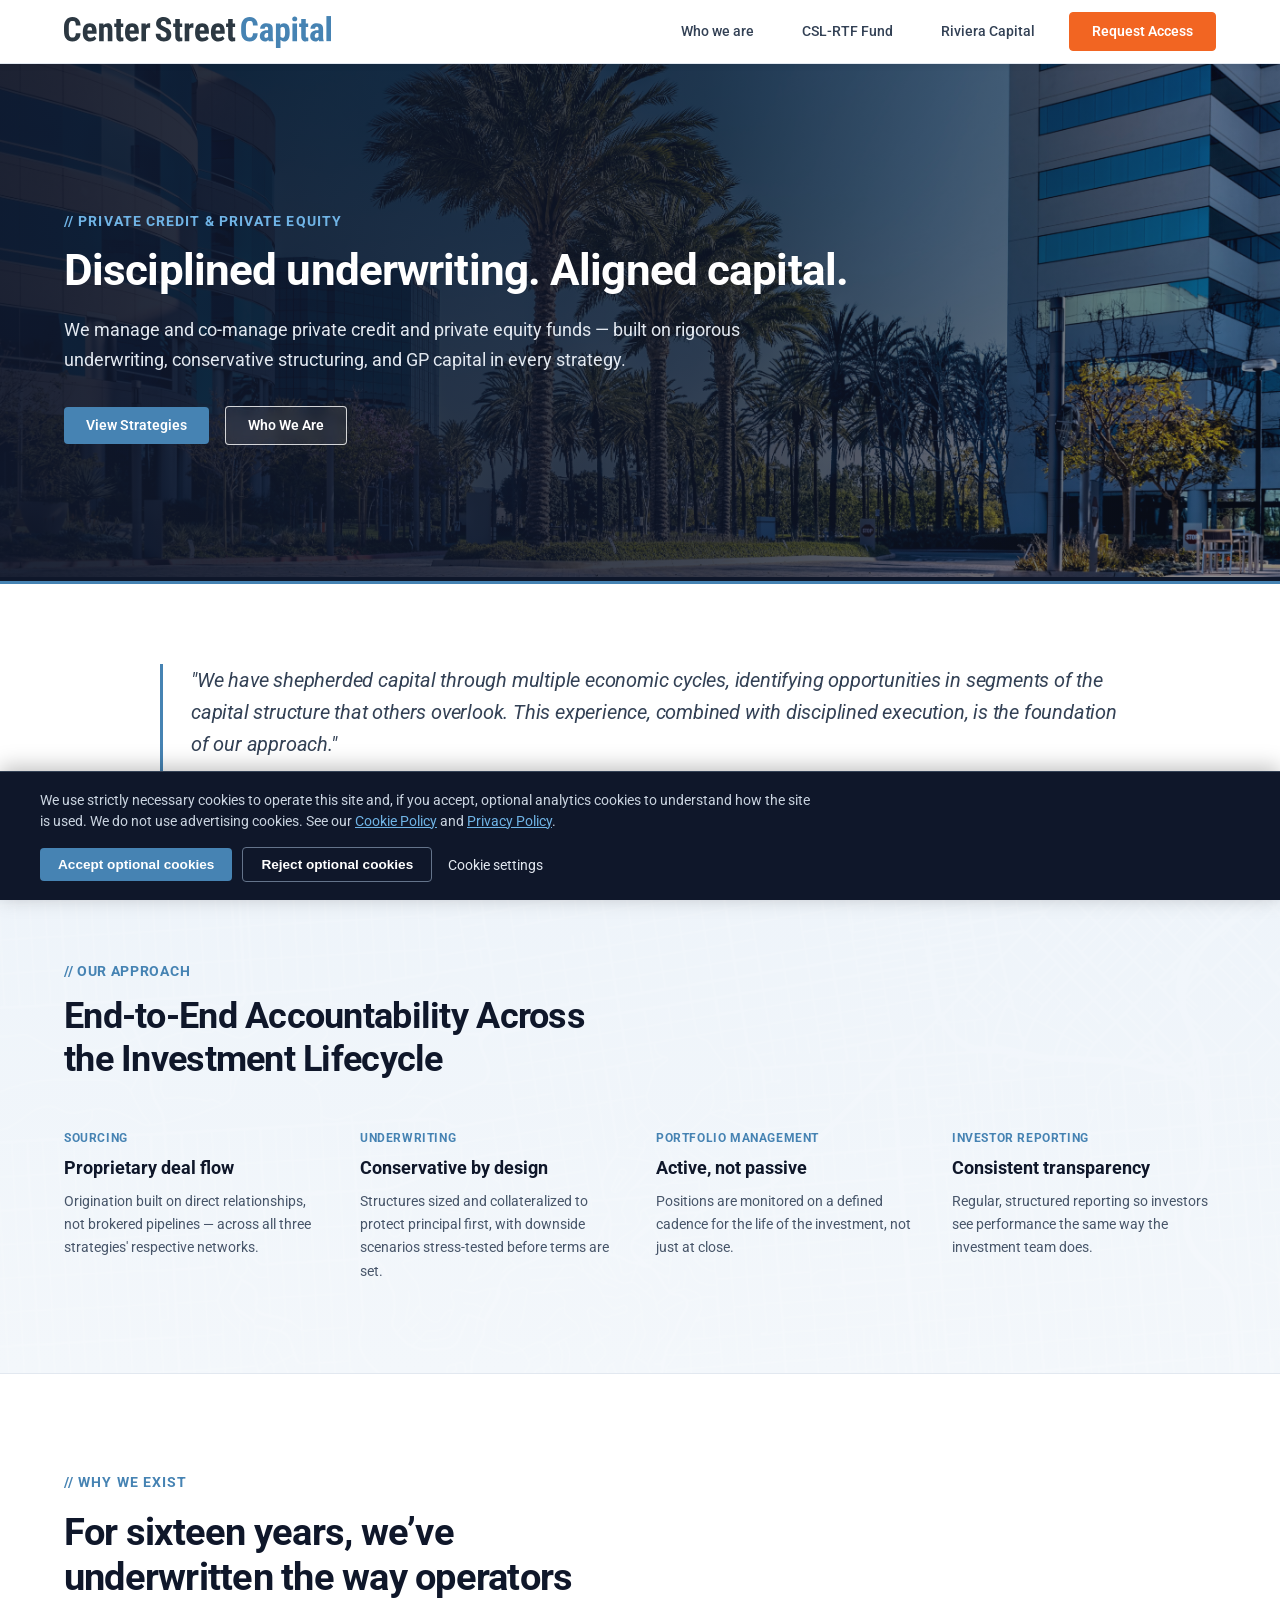
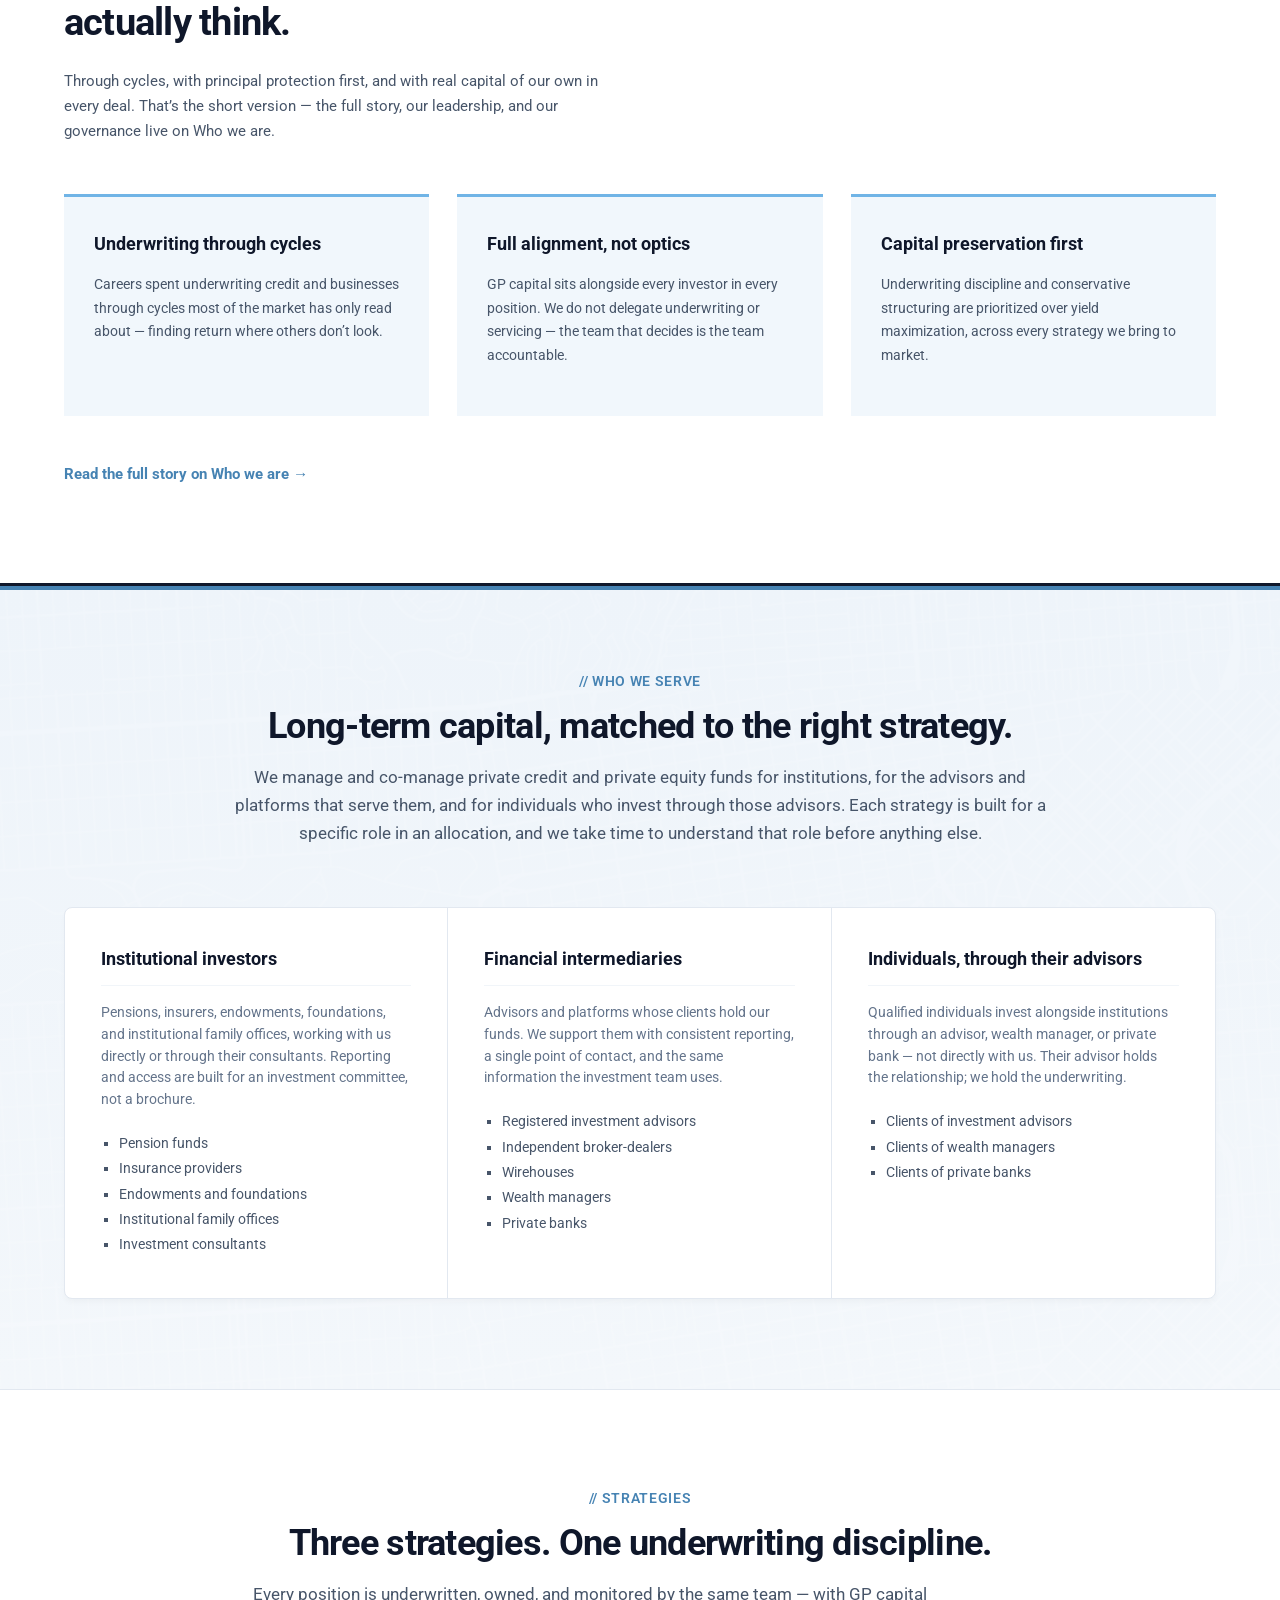
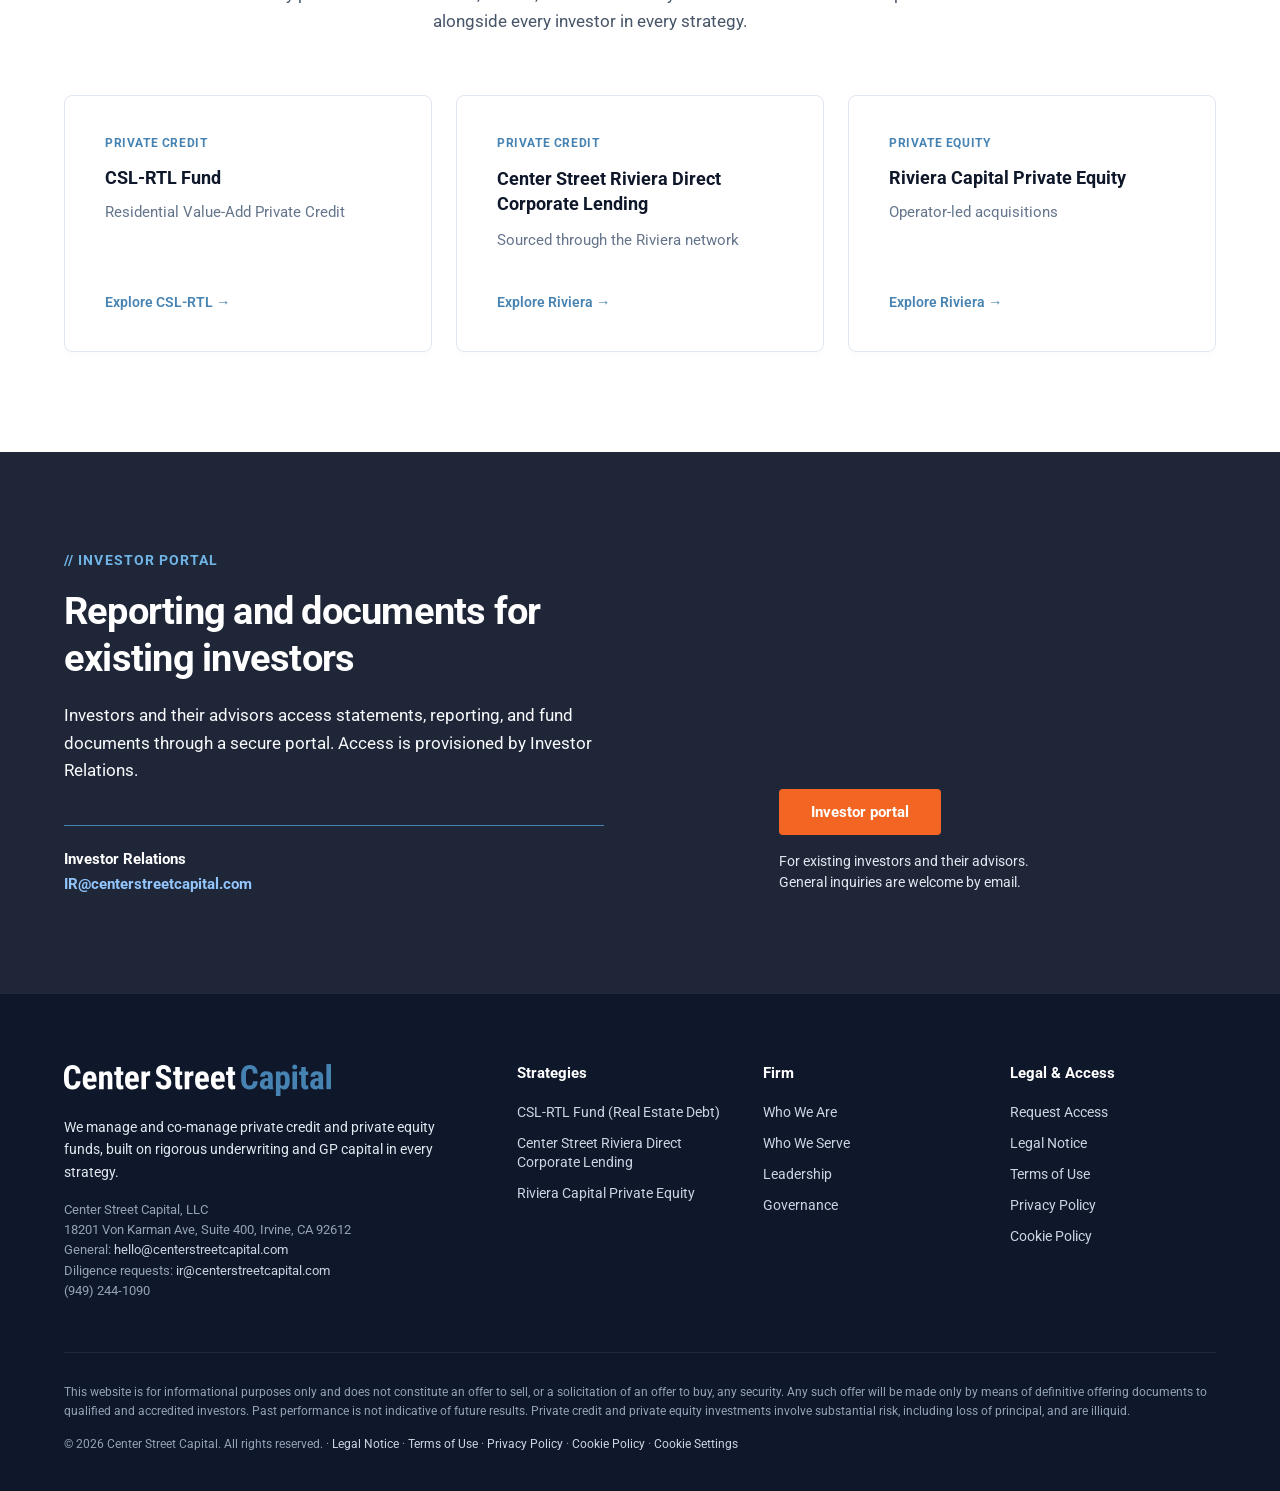
<file: index.html>
<!DOCTYPE html>
<html lang="en">
<head>
    <meta charset="UTF-8">
    <meta name="viewport" content="width=device-width, initial-scale=1.0">
    <title>Center Street Capital | Institutional Private Credit &amp; Private Equity</title>
    <meta name="description" content="Center Street Capital is an institutional investment manager built on rigorous underwriting, conservative structuring, and GP capital alignment across private credit and private equity.">
    <meta name="keywords" content="Center Street Capital, Private Credit, Private Equity, Real Estate Lending, CSL-RTL Fund, Riviera Capital, Institutional Investment Manager">
    
    <!-- Open Graph / Social Media -->
    <meta property="og:type" content="website">
    <meta property="og:title" content="Center Street Capital | Institutional Private Credit &amp; Private Equity">
    <meta property="og:description" content="Disciplined underwriting. Aligned capital. An institutional investment manager built on rigorous underwriting and GP capital alignment.">
    <meta property="og:url" content="https://centerstreetlending.github.io/investor/">
    <meta property="og:image" content="https://centerstreetlending.github.io/investor/pexels-tracvu-7109805.jpg">

    <!-- Fonts -->
    <link rel="preconnect" href="https://fonts.googleapis.com">
    <link rel="preconnect" href="https://fonts.gstatic.com" crossorigin>
    <link href="https://fonts.googleapis.com/css2?family=Roboto:wght@300;400;500;700&display=swap" rel="stylesheet">
    
    <!-- Custom CSS -->
    <link rel="stylesheet" href="styles.css?v=4.30">
</head>
<body>


    <!-- Unified Navigation Header -->
    <header class="header-wrapper">
        <div class="nav-container" style="display: flex; align-items: center; justify-content: space-between;">
            <!-- Left: Logo -->
            <a href="./" class="logo" style="display: flex; align-items: center; text-decoration: none;">
                <img src="CS-Capital_Horiz_OnLight.svg" alt="Center Street Capital Logo" class="logo-image" style="height: 32px; width: auto; object-fit: contain;">
            </a>
            
            <!-- Right: Navigation Links (Desktop) -->
            <div class="desktop-nav" style="display: flex; align-items: center; gap: 20px;">
                <a href="who-we-are.html" class="nav-link" style="color: #334155; text-decoration: none; font-weight: 500; font-size: 0.9rem; padding: 6px 14px; border-radius: 6px; transition: all 0.2s;">Who we are</a>
                <a href="csl-rtf-fund.html" class="nav-link" style="color: #334155; text-decoration: none; font-weight: 500; font-size: 0.9rem; padding: 6px 14px; border-radius: 6px; transition: all 0.2s;">CSL-RTF Fund</a>
                <a href="riviera-capital.html" class="nav-link" style="color: #334155; text-decoration: none; font-weight: 500; font-size: 0.9rem; padding: 6px 14px; border-radius: 6px; transition: all 0.2s;">Riviera Capital</a>
                <a href="#" class="nav-btn request-access-btn" style="background-color: #f26522; color: #ffffff; padding: 10px 22px; border-radius: 4px; font-weight: 600; font-size: 0.9rem; text-decoration: none; transition: background-color 0.2s;">Request Access</a>
            </div>

            <!-- Hamburger Button (Mobile) -->
            <button class="hamburger-btn" aria-label="Toggle menu">
                <span></span>
                <span></span>
                <span></span>
            </button>
        </div>
    </header>

    <!-- Mobile Menu Overlay -->
    <div class="mobile-menu">
        <div class="mobile-menu-inner">
            <a href="who-we-are.html" class="mobile-nav-link">Who we are <span>&rarr;</span></a>
            <a href="csl-rtf-fund.html" class="mobile-nav-link">CSL-RTF Fund <span>&rarr;</span></a>
            <a href="riviera-capital.html" class="mobile-nav-link">Riviera Capital <span>&rarr;</span></a>
            <a href="#" class="nav-btn request-access-btn mobile-cta-btn">Request Access</a>
        </div>
    </div>


    <main>
        <!-- Hero Section -->
        <section class="about-hero">
            <div class="container">
                <div class="about-hero-content">
                    <div class="section-kicker about-kicker" style="color: #70b4e6; font-weight: 700; font-size: 0.85rem; letter-spacing: 0.08em; text-transform: uppercase; margin-bottom: 16px;">// PRIVATE CREDIT &amp; PRIVATE EQUITY</div>
                    <h1 class="about-title">Disciplined underwriting. Aligned capital.</h1>
                    <p class="about-desc">We manage and co-manage private credit and private equity funds &mdash; built on rigorous underwriting, conservative structuring, and GP capital in every strategy.</p>
                    <div class="hero-buttons-group">
                        <a href="#strategies-detail" class="btn-group-primary">View Strategies</a>
                        <a href="who-we-are.html" class="btn-group-secondary">Who We Are</a>
                    </div>
                </div>
            </div>
        </section>

        <!-- Founder Quote Section -->
        <section class="quote-section" style="border-bottom: 1px solid #e2e8f0; padding: 80px 0;">
            <div class="container">
                <div class="quote-wrapper" style="max-width: 960px; border-left: 3px solid #4683b3; padding-left: 28px; margin: 0 auto; text-align: left;">
                    <blockquote class="founder-quote" style="font-size: 1.25rem; font-weight: 400; font-style: italic; color: #334155; line-height: 1.6; letter-spacing: -0.01em; margin: 0 0 16px 0;">
                        "We have shepherded capital through multiple economic cycles, identifying opportunities in segments of the capital structure that others overlook. This experience, combined with disciplined execution, is the foundation of our approach."
                    </blockquote>
                    <div style="font-size: 0.85rem; font-weight: 600; color: #64748b;">
                        Stephen Couig &mdash; Chief Investment Officer and Chief Executive Officer
                    </div>
                </div>
            </div>
        </section>

        <!-- Our Approach Section -->
        <section id="our-approach" style="padding: 90px 0;">
            <div class="container">
                <div style="margin-bottom: 50px;">
                    <div class="section-kicker" style="color: #4683b3; font-weight: 700; font-size: 0.85rem; letter-spacing: 0.05em; text-transform: uppercase; margin-bottom: 16px;">// OUR APPROACH</div>
                    <h2 style="font-size: 2.25rem; font-weight: 700; color: #0f172a; margin: 0; line-height: 1.2; letter-spacing: -0.02em;">End-to-End Accountability Across <br>the Investment Lifecycle</h2>
                </div>

                <div class="grid-4-col" style="display: grid; grid-template-columns: repeat(4, 1fr); gap: 32px;">
                    <!-- Column 1 -->
                    <div>
                        <div style="color: #4683b3; font-weight: 700; font-size: 0.75rem; text-transform: uppercase; letter-spacing: 0.05em; margin-bottom: 12px;">SOURCING</div>
                        <h3 style="font-size: 1.15rem; font-weight: 700; color: #0f172a; margin: 0 0 12px 0;">Proprietary deal flow</h3>
                        <p style="font-size: 0.9rem; color: #475569; line-height: 1.6; margin: 0;">Origination built on direct relationships, not brokered pipelines &mdash; across all three strategies' respective networks.</p>
                    </div>

                    <!-- Column 2 -->
                    <div>
                        <div style="color: #4683b3; font-weight: 700; font-size: 0.75rem; text-transform: uppercase; letter-spacing: 0.05em; margin-bottom: 12px;">UNDERWRITING</div>
                        <h3 style="font-size: 1.15rem; font-weight: 700; color: #0f172a; margin: 0 0 12px 0;">Conservative by design</h3>
                        <p style="font-size: 0.9rem; color: #475569; line-height: 1.6; margin: 0;">Structures sized and collateralized to protect principal first, with downside scenarios stress-tested before terms are set.</p>
                    </div>

                    <!-- Column 3 -->
                    <div>
                        <div style="color: #4683b3; font-weight: 700; font-size: 0.75rem; text-transform: uppercase; letter-spacing: 0.05em; margin-bottom: 12px;">PORTFOLIO MANAGEMENT</div>
                        <h3 style="font-size: 1.15rem; font-weight: 700; color: #0f172a; margin: 0 0 12px 0;">Active, not passive</h3>
                        <p style="font-size: 0.9rem; color: #475569; line-height: 1.6; margin: 0;">Positions are monitored on a defined cadence for the life of the investment, not just at close.</p>
                    </div>

                    <!-- Column 4 -->
                    <div>
                        <div style="color: #4683b3; font-weight: 700; font-size: 0.75rem; text-transform: uppercase; letter-spacing: 0.05em; margin-bottom: 12px;">INVESTOR REPORTING</div>
                        <h3 style="font-size: 1.15rem; font-weight: 700; color: #0f172a; margin: 0 0 12px 0;">Consistent transparency</h3>
                        <p style="font-size: 0.9rem; color: #475569; line-height: 1.6; margin: 0;">Regular, structured reporting so investors see performance the same way the investment team does.</p>
                    </div>
                </div>
            </div>
        </section>

        <!-- Why We Exist Section -->
        <section id="overview" style="padding: 100px 0; background-color: #ffffff;">
            <div class="container">
                <div style="margin-bottom: 50px;">
                    <div class="section-kicker" style="color: #4683b3; font-weight: 700; font-size: 0.85rem; letter-spacing: 0.08em; text-transform: uppercase; margin-bottom: 20px;">// WHY WE EXIST</div>
                    <h2 style="font-size: 2.35rem; font-weight: 700; color: #0f172a; margin: 0 0 24px 0; line-height: 1.2; letter-spacing: -0.02em; max-width: 580px;">For sixteen years, we&rsquo;ve underwritten the way operators actually think.</h2>
                    <p style="font-size: 0.95rem; color: #475569; margin: 0; line-height: 1.65; max-width: 560px;">Through cycles, with principal protection first, and with real capital of our own in every deal. That&rsquo;s the short version &mdash; the full story, our leadership, and our governance live on Who we are.</p>
                </div>

                <div class="grid-3-col" style="display: grid; grid-template-columns: repeat(3, 1fr); gap: 28px; margin-bottom: 48px;">
                    <!-- Column 1 -->
                    <div style="background-color: #f1f7fc; border-top: 3px solid #70b4e6; padding: 36px 30px 48px 30px;">
                        <h3 style="font-size: 1.1rem; font-weight: 700; color: #0f172a; margin: 0 0 16px 0; line-height: 1.35;">Underwriting through cycles</h3>
                        <p style="font-size: 0.9rem; color: #475569; line-height: 1.65; margin: 0;">Careers spent underwriting credit and businesses through cycles most of the market has only read about &mdash; finding return where others don&rsquo;t look.</p>
                    </div>

                    <!-- Column 2 -->
                    <div style="background-color: #f1f7fc; border-top: 3px solid #70b4e6; padding: 36px 30px 48px 30px;">
                        <h3 style="font-size: 1.1rem; font-weight: 700; color: #0f172a; margin: 0 0 16px 0; line-height: 1.35;">Full alignment, not optics</h3>
                        <p style="font-size: 0.9rem; color: #475569; line-height: 1.65; margin: 0;">GP capital sits alongside every investor in every position. We do not delegate underwriting or servicing &mdash; the team that decides is the team accountable.</p>
                    </div>

                    <!-- Column 3 -->
                    <div style="background-color: #f1f7fc; border-top: 3px solid #70b4e6; padding: 36px 30px 48px 30px;">
                        <h3 style="font-size: 1.1rem; font-weight: 700; color: #0f172a; margin: 0 0 16px 0; line-height: 1.35;">Capital preservation first</h3>
                        <p style="font-size: 0.9rem; color: #475569; line-height: 1.65; margin: 0;">Underwriting discipline and conservative structuring are prioritized over yield maximization, across every strategy we bring to market.</p>
                    </div>
                </div>

                <a href="who-we-are.html" style="color: #4683b3; font-weight: 700; font-size: 0.95rem; text-decoration: none; transition: opacity 0.2s;">Read the full story on Who we are &rarr;</a>
            </div>
        </section>


        
        <!-- Who We Serve Section -->
        <section id="who-we-serve" style="padding: 90px 0;">
            <div class="container">
                <div style="text-align: center; max-width: 840px; margin: 0 auto 60px auto;">
                    <div class="section-kicker" style="color: #4683b3; font-weight: 600; font-size: 0.85rem; letter-spacing: 0.05em; text-transform: uppercase; margin-bottom: 16px;">// WHO WE SERVE</div>
                    <h2 style="font-size: 2.25rem; font-weight: 700; color: #0f172a; margin: 0 0 16px 0; line-height: 1.2; letter-spacing: -0.02em;">Long-term capital, matched to the right strategy.</h2>
                    <p style="font-size: 1.05rem; color: #475569; margin: 0; line-height: 1.65;">We manage and co-manage private credit and private equity funds for institutions, for the advisors and platforms that serve them, and for individuals who invest through those advisors. Each strategy is built for a specific role in an allocation, and we take time to understand that role before anything else.</p>
                </div>
                
                <!-- Unified White Boxed Container -->
                <div class="serve-card-container" style="background-color: #ffffff; border: 1px solid #e2e8f0; border-radius: 8px; box-shadow: 0 4px 6px -1px rgba(0, 0, 0, 0.03); display: grid; grid-template-columns: repeat(3, 1fr);">
                    <!-- Column 1 -->
                    <div style="padding: 40px 36px; border-right: 1px solid #e2e8f0;">
                        <h3 style="font-size: 1.15rem; font-weight: 700; color: #0f172a; margin: 0 0 16px 0; padding-bottom: 16px; border-bottom: 1px solid #f1f5f9;">Institutional investors</h3>
                        <p style="font-size: 0.85rem; color: #64748b; line-height: 1.6; margin: 0 0 20px 0;">Pensions, insurers, endowments, foundations, and institutional family offices, working with us directly or through their consultants. Reporting and access are built for an investment committee, not a brochure.</p>
                        
                        <ul style="color: #475569; font-size: 0.88rem; line-height: 1.8; margin: 0; padding-left: 18px; list-style-type: square;">
                            <li>Pension funds</li>
                            <li>Insurance providers</li>
                            <li>Endowments and foundations</li>
                            <li>Institutional family offices</li>
                            <li>Investment consultants</li>
                        </ul>
                    </div>

                    <!-- Column 2 -->
                    <div style="padding: 40px 36px; border-right: 1px solid #e2e8f0;">
                        <h3 style="font-size: 1.15rem; font-weight: 700; color: #0f172a; margin: 0 0 16px 0; padding-bottom: 16px; border-bottom: 1px solid #f1f5f9;">Financial intermediaries</h3>
                        <p style="font-size: 0.85rem; color: #64748b; line-height: 1.6; margin: 0 0 20px 0;">Advisors and platforms whose clients hold our funds. We support them with consistent reporting, a single point of contact, and the same information the investment team uses.</p>
                        
                        <ul style="color: #475569; font-size: 0.88rem; line-height: 1.8; margin: 0; padding-left: 18px; list-style-type: square;">
                            <li>Registered investment advisors</li>
                            <li>Independent broker-dealers</li>
                            <li>Wirehouses</li>
                            <li>Wealth managers</li>
                            <li>Private banks</li>
                        </ul>
                    </div>

                    <!-- Column 3 -->
                    <div style="padding: 40px 36px;">
                        <h3 style="font-size: 1.15rem; font-weight: 700; color: #0f172a; margin: 0 0 16px 0; padding-bottom: 16px; border-bottom: 1px solid #f1f5f9;">Individuals, through their advisors</h3>
                        <p style="font-size: 0.85rem; color: #64748b; line-height: 1.6; margin: 0 0 20px 0;">Qualified individuals invest alongside institutions through an advisor, wealth manager, or private bank &mdash; not directly with us. Their advisor holds the relationship; we hold the underwriting.</p>
                        
                        <ul style="color: #475569; font-size: 0.88rem; line-height: 1.8; margin: 0; padding-left: 18px; list-style-type: square;">
                            <li>Clients of investment advisors</li>
                            <li>Clients of wealth managers</li>
                            <li>Clients of private banks</li>
                        </ul>
                    </div>
                </div>
            </div>
        </section>

<!-- Strategies Section -->
        <section id="strategies-detail" class="strategies-section" style="padding: 100px 0; background-color: #ffffff;">
            <div class="container strategies-container">
                <div class="strategies-header" style="text-align: center; max-width: 800px; margin: 0 auto 60px auto;">
                    <div class="section-kicker" style="color: #4683b3; font-weight: 600; font-size: 0.85rem; letter-spacing: 0.05em; text-transform: uppercase; margin-bottom: 16px;">// STRATEGIES</div>
                    <h2 class="strategies-title" style="font-size: 2.25rem; font-weight: 700; color: #0f172a; margin: 0 0 16px 0; line-height: 1.2; letter-spacing: -0.02em;">Three strategies. One underwriting discipline.</h2>
                    <p class="strategies-subtitle" style="font-size: 1.05rem; color: #475569; margin: 0; line-height: 1.6;">Every position is underwritten, owned, and monitored by the same team &mdash; with GP capital alongside every investor in every strategy.</p>
                </div>

                <div class="strategies-grid" style="display: grid; grid-template-columns: repeat(3, 1fr); gap: 24px;">
                    <!-- Card 1 -->
                    <div class="strategy-card" style="background-color: #ffffff; border: 1px solid #e2e8f0; border-radius: 8px; padding: 40px; display: flex; flex-direction: column; height: 100%; box-shadow: 0 4px 6px -1px rgba(0, 0, 0, 0.02);">
                        <div style="flex-grow: 1;">
                            <div class="strategy-kicker" style="color: #4683b3; font-weight: 700; font-size: 0.75rem; letter-spacing: 0.05em; text-transform: uppercase; margin-bottom: 16px;">PRIVATE CREDIT</div>
                            <h3 class="strategy-title" style="font-size: 1.15rem; font-weight: 700; color: #0f172a; margin: 0 0 12px 0;">CSL-RTL Fund</h3>
                            <p style="font-size: 0.95rem; color: #64748b; line-height: 1.5; margin: 0;">Residential Value-Add Private Credit</p>
                        </div>
                        <div style="margin-top: 40px;">
                            <a href="csl-rtf-fund.html" style="color: #4683b3; font-weight: 600; font-size: 0.9rem; text-decoration: none; transition: opacity 0.2s;">Explore CSL-RTL &rarr;</a>
                        </div>
                    </div>

                    <!-- Card 2 -->
                    <div class="strategy-card" style="background-color: #ffffff; border: 1px solid #e2e8f0; border-radius: 8px; padding: 40px; display: flex; flex-direction: column; height: 100%; box-shadow: 0 4px 6px -1px rgba(0, 0, 0, 0.02);">
                        <div style="flex-grow: 1;">
                            <div class="strategy-kicker" style="color: #4683b3; font-weight: 700; font-size: 0.75rem; letter-spacing: 0.05em; text-transform: uppercase; margin-bottom: 16px;">PRIVATE CREDIT</div>
                            <h3 class="strategy-title" style="font-size: 1.15rem; font-weight: 700; color: #0f172a; margin: 0 0 12px 0; line-height: 1.4;">Center Street Riviera Direct Corporate Lending</h3>
                            <p style="font-size: 0.95rem; color: #64748b; line-height: 1.5; margin: 0;">Sourced through the Riviera network</p>
                        </div>
                        <div style="margin-top: 40px;">
                            <a href="riviera-capital.html" style="color: #4683b3; font-weight: 600; font-size: 0.9rem; text-decoration: none; transition: opacity 0.2s;">Explore Riviera &rarr;</a>
                        </div>
                    </div>

                    <!-- Card 3 -->
                    <div class="strategy-card" style="background-color: #ffffff; border: 1px solid #e2e8f0; border-radius: 8px; padding: 40px; display: flex; flex-direction: column; height: 100%; box-shadow: 0 4px 6px -1px rgba(0, 0, 0, 0.02);">
                        <div style="flex-grow: 1;">
                            <div class="strategy-kicker" style="color: #4683b3; font-weight: 700; font-size: 0.75rem; letter-spacing: 0.05em; text-transform: uppercase; margin-bottom: 16px;">PRIVATE EQUITY</div>
                            <h3 class="strategy-title" style="font-size: 1.15rem; font-weight: 700; color: #0f172a; margin: 0 0 12px 0;">Riviera Capital Private Equity</h3>
                            <p style="font-size: 0.95rem; color: #64748b; line-height: 1.5; margin: 0;">Operator-led acquisitions</p>
                        </div>
                        <div style="margin-top: 40px;">
                            <a href="riviera-capital.html" style="color: #4683b3; font-weight: 600; font-size: 0.9rem; text-decoration: none; transition: opacity 0.2s;">Explore Riviera &rarr;</a>
                        </div>
                    </div>
                </div>
            </div>
        </section>


                <!-- Investor Portal Section -->
        <section style="padding: 100px 0; background-color: #1e2638; color: #ffffff;">
            <div class="container" style="max-width: 1140px; margin: 0 auto; padding: 0 5%;">
                <div style="display: grid; grid-template-columns: 1.5fr 1fr; gap: 60px; align-items: flex-end;">
                    <!-- Left Side -->
                    <div>
                        <div class="section-kicker" style="color: #70b4e6; font-weight: 700; font-size: 0.85rem; letter-spacing: 0.08em; text-transform: uppercase; margin-bottom: 20px;">// INVESTOR PORTAL</div>
                        <h2 style="font-size: 2.35rem; font-weight: 700; color: #ffffff; margin: 0 0 20px 0; line-height: 1.25; letter-spacing: -0.02em; max-width: 520px;">Reporting and documents for existing investors</h2>
                        <p style="font-size: 0.98rem; color: #f8fafc; font-size: 1.05rem; line-height: 1.65; margin: 0 0 40px 0; max-width: 540px;">Investors and their advisors access statements, reporting, and fund documents through a secure portal. Access is provisioned by Investor Relations.</p>
                        
                        <div style="border-top: 1px solid #4683b3; padding-top: 24px; margin-top: 24px; max-width: 540px;">
                            <div style="font-weight: 700; font-size: 0.95rem; color: #ffffff; margin-bottom: 6px;">Investor Relations</div>
                            <a href="mailto:IR@centerstreetcapital.com" style="color: #93c5fd; font-weight: 700; text-decoration: none; font-size: 0.95rem; transition: color 0.2s;">IR@centerstreetcapital.com</a>
                        </div>
                    </div>

                    <!-- Right Side -->
                    <div style="text-align: left;">
                        <a href="mailto:IR@centerstreetcapital.com?subject=Investor%20Portal%20Access%20Request" style="display: inline-block; background-color: #f26522; color: #ffffff; padding: 14px 32px; text-decoration: none; border-radius: 4px; font-weight: 700; font-size: 0.95rem; margin-bottom: 16px; transition: background-color 0.2s;">Investor portal</a>
                        <p style="color: #e2e8f0; font-size: 0.88rem; line-height: 1.5; margin: 0; max-width: 260px;">For existing investors and their advisors. General inquiries are welcome by email.</p>
                    </div>
                </div>
            </div>
        </section>

    </main>

    <!-- Footer -->
    <footer style="background-color: #0f172a; color: #cbd5e1; padding: 70px 0 40px; border-top: 1px solid #1e293b;">
        <div class="container">
            <div style="display: grid; grid-template-columns: 2fr 1fr 1fr 1fr; gap: 40px; margin-bottom: 50px;">
                <!-- Column 1 -->
                <div>
                    <a href="./" style="display: flex; align-items: center; text-decoration: none; margin-bottom: 20px;">
                        <img src="CS-Capital_Horiz_OnDark.svg" alt="Center Street Capital Logo" style="height: 32px; width: auto; object-fit: contain;">
                    </a>
                    <p style="color: #e2e8f0; font-size: 0.88rem; line-height: 1.6; margin: 0 0 16px 0; max-width: 380px;">We manage and co-manage private credit and private equity funds, built on rigorous underwriting and GP capital in every strategy.</p>
                    <p style="color: #94a3b8; font-size: 0.8rem; line-height: 1.6; margin: 0;">Center Street Capital, LLC<br>18201 Von Karman Ave, Suite 400, Irvine, CA 92612<br>General: <a href="mailto:hello@centerstreetcapital.com" style="color: #cbd5e1; text-decoration: none;">hello@centerstreetcapital.com</a><br>Diligence requests: <a href="mailto:ir@centerstreetcapital.com" style="color: #cbd5e1; text-decoration: none;">ir@centerstreetcapital.com</a><br>(949) 244-1090</p>
                </div>
                <!-- Column 2 -->
                <div>
                    <h4 style="color: #ffffff; font-weight: 700; margin: 0 0 20px 0; font-size: 0.95rem;">Strategies</h4>
                    <ul style="list-style: none; padding: 0; margin: 0;">
                        <li style="margin-bottom: 12px;"><a href="csl-rtf-fund.html" style="color: #cbd5e1; text-decoration: none; font-size: 0.85rem; transition: color 0.2s;">CSL-RTL Fund (Real Estate Debt)</a></li>
                        <li style="margin-bottom: 12px;"><a href="riviera-capital.html" style="color: #cbd5e1; text-decoration: none; font-size: 0.85rem; transition: color 0.2s;">Center Street Riviera Direct Corporate Lending</a></li>
                        <li><a href="riviera-capital.html" style="color: #cbd5e1; text-decoration: none; font-size: 0.85rem; transition: color 0.2s;">Riviera Capital Private Equity</a></li>
                    </ul>
                </div>
                <!-- Column 3 -->
                <div>
                    <h4 style="color: #ffffff; font-weight: 700; margin: 0 0 20px 0; font-size: 0.95rem;">Firm</h4>
                    <ul style="list-style: none; padding: 0; margin: 0;">
                        <li style="margin-bottom: 12px;"><a href="who-we-are.html" style="color: #cbd5e1; text-decoration: none; font-size: 0.85rem; transition: color 0.2s;">Who We Are</a></li>
                        <li style="margin-bottom: 12px;"><a href="./#who-we-serve" style="color: #cbd5e1; text-decoration: none; font-size: 0.85rem; transition: color 0.2s;">Who We Serve</a></li>
                        <li style="margin-bottom: 12px;"><a href="who-we-are.html#leadership" style="color: #cbd5e1; text-decoration: none; font-size: 0.85rem; transition: color 0.2s;">Leadership</a></li>
                        <li><a href="who-we-are.html#governance" style="color: #cbd5e1; text-decoration: none; font-size: 0.85rem; transition: color 0.2s;">Governance</a></li>
                    </ul>
                </div>
                <!-- Column 4 -->
                <div>
                    <h4 style="color: #ffffff; font-weight: 700; margin: 0 0 20px 0; font-size: 0.95rem;">Legal &amp; Access</h4>
                    <ul style="list-style: none; padding: 0; margin: 0;">
                        <li style="margin-bottom: 12px;"><a href="#" class="request-access-btn" style="color: #cbd5e1; text-decoration: none; font-size: 0.85rem; transition: color 0.2s;">Request Access</a></li>
                        <li style="margin-bottom: 12px;"><a href="legal-notice.html" style="color: #cbd5e1; text-decoration: none; font-size: 0.85rem; transition: color 0.2s;">Legal Notice</a></li>
                        <li style="margin-bottom: 12px;"><a href="terms-of-use.html" style="color: #cbd5e1; text-decoration: none; font-size: 0.85rem; transition: color 0.2s;">Terms of Use</a></li>
                        <li style="margin-bottom: 12px;"><a href="privacy-policy.html" style="color: #cbd5e1; text-decoration: none; font-size: 0.85rem; transition: color 0.2s;">Privacy Policy</a></li>
                        <li><a href="cookie-policy.html" style="color: #cbd5e1; text-decoration: none; font-size: 0.85rem; transition: color 0.2s;">Cookie Policy</a></li>
                    </ul>
                </div>
            </div>

            <div style="border-top: 1px solid #1e293b; padding-top: 30px;">
                <p style="margin: 0 0 16px 0; color: #94a3b8; font-size: 0.75rem; line-height: 1.6;">This website is for informational purposes only and does not constitute an offer to sell, or a solicitation of an offer to buy, any security. Any such offer will be made only by means of definitive offering documents to qualified and accredited investors. Past performance is not indicative of future results. Private credit and private equity investments involve substantial risk, including loss of principal, and are illiquid.</p>
                <p style="margin: 0; color: #94a3b8; font-size: 0.75rem;">&copy; 2026 Center Street Capital. All rights reserved. &middot; <a href="legal-notice.html" style="color: #cbd5e1; text-decoration: none;">Legal Notice</a> &middot; <a href="terms-of-use.html" style="color: #cbd5e1; text-decoration: none;">Terms of Use</a> &middot; <a href="privacy-policy.html" style="color: #cbd5e1; text-decoration: none;">Privacy Policy</a> &middot; <a href="cookie-policy.html" style="color: #cbd5e1; text-decoration: none;">Cookie Policy</a> &middot; <a href="#" id="open-cookie-settings" style="color: #cbd5e1; text-decoration: none;">Cookie Settings</a></p>
            </div>
        </div>
    </footer>

    <!-- Investor Type Modal -->
    <div id="investor-modal" class="modal">
        <div class="modal-content">
            <span class="close-modal">&times;</span>
            <div class="section-kicker" style="color: #f26522; font-weight: 700; font-size: 0.85rem; letter-spacing: 0.05em; text-transform: uppercase; margin-bottom: 16px;">// DILIGENCE MATERIALS</div>
            <h2 class="modal-title" style="margin-bottom: 16px;">Request Access to Diligence Materials</h2>
            <p style="color: #475569; font-size: 0.95rem; line-height: 1.6; margin-bottom: 24px;">Email <a href="mailto:ir@centerstreetcapital.com" style="color: #4683b3; font-weight: 600;">ir@centerstreetcapital.com</a>. A request is not an offer or a solicitation. We may grant or deny access in our discretion and may require confirmation of eligibility and a confidentiality agreement. Sending a request does not make you an investor or a client.</p>
            
            <div class="modal-grid">
                <div class="investor-card">
                    <h3>Institutional Investor</h3>
                    <p>You may represent or be a:</p>
                    <ul>
                        <li>Pension fund</li>
                        <li>Insurance provider</li>
                        <li>Investment consultant</li>
                    </ul>
                    <a href="mailto:ir@centerstreetcapital.com?subject=Diligence%20Access%20Request%20-%20Institutional" class="card-btn">Request Access</a>
                </div>
                <div class="investor-card">
                    <h3>Individual Investor</h3>
                    <p>You may be a:</p>
                    <ul>
                        <li>Private investor</li>
                        <li>Client of an investment advisor, wealth manager or private bank</li>
                    </ul>
                    <a href="mailto:ir@centerstreetcapital.com?subject=Diligence%20Access%20Request%20-%20Individual" class="card-btn">Request Access</a>
                </div>
                <div class="investor-card">
                    <h3>Financial Intermediary</h3>
                    <p>You may represent or be a:</p>
                    <ul>
                        <li>Registered investment advisor</li>
                        <li>Independent broker-dealer</li>
                        <li>Wirehouse</li>
                        <li>Wealth manager</li>
                        <li>Private bank</li>
                    </ul>
                    <a href="mailto:ir@centerstreetcapital.com?subject=Diligence%20Access%20Request%20-%20Intermediary" class="card-btn">Request Access</a>
                </div>
            </div>
        </div>
    </div>

    <!-- Cookie Banner -->
    <div id="cookie-banner" style="display: none; position: fixed; bottom: 0; left: 0; width: 100%; background-color: #0f172a; color: #cbd5e1; border-top: 1px solid #334155; padding: 18px 24px; z-index: 10000; box-shadow: 0 -4px 20px rgba(0,0,0,0.25);">
        <div style="max-width: 1200px; margin: 0 auto; display: flex; flex-wrap: wrap; align-items: center; justify-content: space-between; gap: 16px;">
            <p style="margin: 0; font-size: 0.85rem; line-height: 1.5; max-width: 780px;">We use strictly necessary cookies to operate this site and, if you accept, optional analytics cookies to understand how the site is used. We do not use advertising cookies. See our <a href="cookie-policy.html" style="color: #70b4e6; text-decoration: underline;">Cookie Policy</a> and <a href="privacy-policy.html" style="color: #70b4e6; text-decoration: underline;">Privacy Policy</a>.</p>
            <div style="display: flex; gap: 10px; align-items: center; flex-wrap: wrap;">
                <button id="accept-cookies" style="background-color: #4683b3; color: #ffffff; border: none; padding: 9px 18px; border-radius: 4px; font-weight: 600; font-size: 0.85rem; cursor: pointer;">Accept optional cookies</button>
                <button id="reject-cookies" style="background-color: transparent; border: 1px solid #64748b; color: #ffffff; padding: 9px 18px; border-radius: 4px; font-weight: 600; font-size: 0.85rem; cursor: pointer;">Reject optional cookies</button>
                <a href="cookie-policy.html" style="color: #e2e8f0; font-size: 0.88rem; text-decoration: none; margin-left: 6px;">Cookie settings</a>
            </div>
        </div>
    </div>

    <!-- Scripts -->
    <script src="script.js?v=4.00"></script>
</body>
</html>
</file>
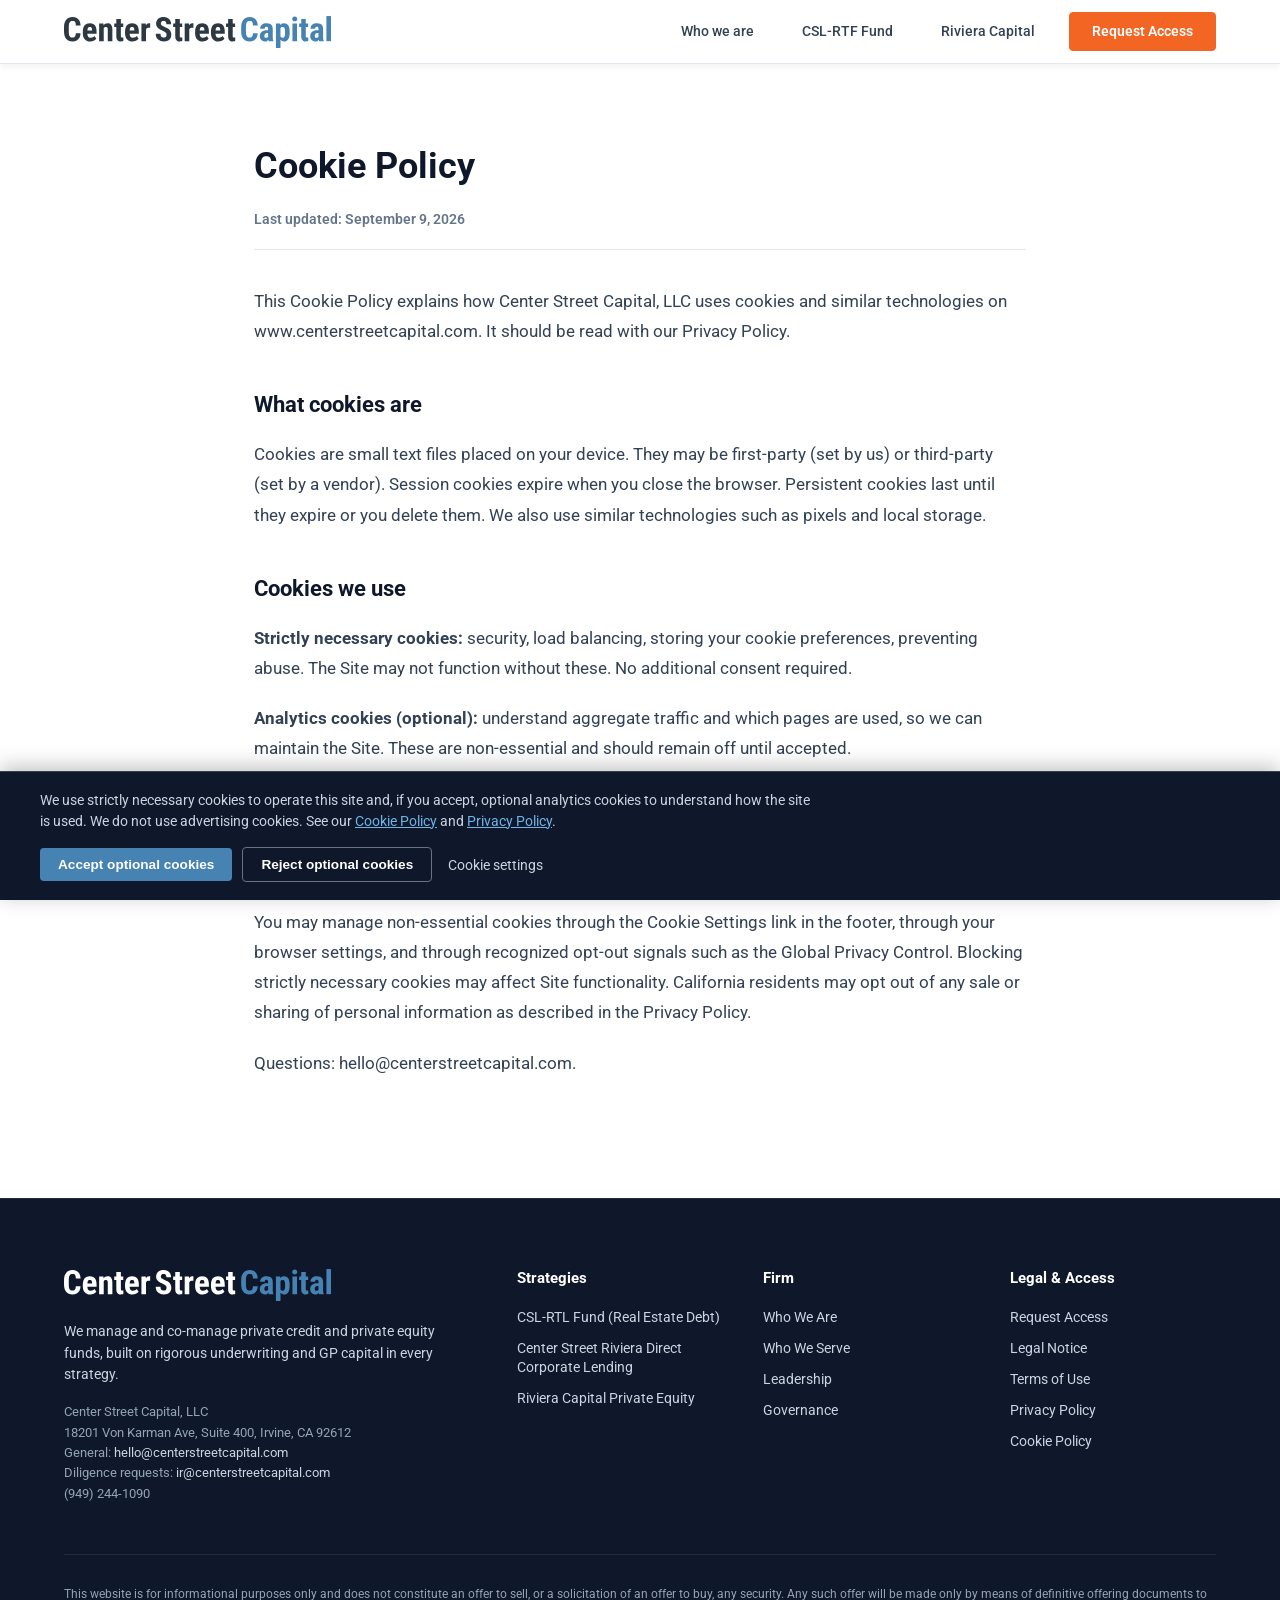
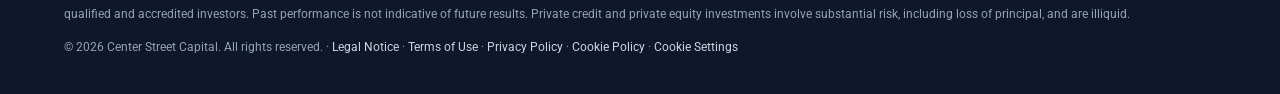
<file: cookie-policy.html>
<!DOCTYPE html>
<html lang="en">
<head>
    <meta charset="UTF-8">
    <meta name="viewport" content="width=device-width, initial-scale=1.0">
    <title>Cookie Policy | Center Street Capital</title>
    <meta name="description" content="Cookie Policy for Center Street Capital, LLC. Information regarding strictly necessary and optional analytics cookies used on www.centerstreetcapital.com.">
    
    <!-- Fonts -->
    <link rel="preconnect" href="https://fonts.googleapis.com">
    <link rel="preconnect" href="https://fonts.gstatic.com" crossorigin>
    <link href="https://fonts.googleapis.com/css2?family=Roboto:wght@300;400;500;700&display=swap" rel="stylesheet">
    
    <!-- Custom CSS -->
    <link rel="stylesheet" href="styles.css?v=4.30">
    <style>
        body {
            background-color: #ffffff !important;
            color: #0f172a !important;
        }
        .legal-content {
            max-width: 900px;
            margin: 0 auto;
            padding: 70px 5% 100px;
            color: #334155;
            line-height: 1.8;
            font-size: 1.05rem;
            background-color: #ffffff;
        }
        .legal-content h1 {
            font-size: 2.25rem;
            font-weight: 700;
            color: #0f172a;
            margin-bottom: 8px;
        }
        .legal-date {
            color: #64748b;
            font-size: 0.9rem;
            font-weight: 600;
            margin-bottom: 36px;
            border-bottom: 1px solid #e2e8f0;
            padding-bottom: 16px;
        }
        .legal-content h2 {
            font-size: 1.35rem;
            font-weight: 700;
            color: #0f172a;
            margin-top: 40px;
            margin-bottom: 14px;
        }
        .legal-content p {
            margin-bottom: 20px;
        }
    </style>
</head>
<body>

    <!-- Unified Navigation Header -->
    <header class="header-wrapper">
        <div class="nav-container" style="display: flex; align-items: center; justify-content: space-between;">
            <!-- Left: Logo -->
            <a href="./" class="logo" style="display: flex; align-items: center; text-decoration: none;">
                <img src="CS-Capital_Horiz_OnLight.svg" alt="Center Street Capital Logo" class="logo-image" style="height: 32px; width: auto; object-fit: contain;">
            </a>
            
            <!-- Right: Navigation Links (Desktop) -->
            <div class="desktop-nav" style="display: flex; align-items: center; gap: 20px;">
                <a href="who-we-are.html" class="nav-link" style="color: #334155; text-decoration: none; font-weight: 500; font-size: 0.9rem; padding: 6px 14px; border-radius: 6px; transition: all 0.2s;">Who we are</a>
                <a href="csl-rtf-fund.html" class="nav-link" style="color: #334155; text-decoration: none; font-weight: 500; font-size: 0.9rem; padding: 6px 14px; border-radius: 6px; transition: all 0.2s;">CSL-RTF Fund</a>
                <a href="riviera-capital.html" class="nav-link" style="color: #334155; text-decoration: none; font-weight: 500; font-size: 0.9rem; padding: 6px 14px; border-radius: 6px; transition: all 0.2s;">Riviera Capital</a>
                <a href="#" class="nav-btn request-access-btn" style="background-color: #f26522; color: #ffffff; padding: 10px 22px; border-radius: 4px; font-weight: 600; font-size: 0.9rem; text-decoration: none; transition: background-color 0.2s;">Request Access</a>
            </div>

            <!-- Hamburger Button (Mobile) -->
            <button class="hamburger-btn" aria-label="Toggle menu">
                <span></span>
                <span></span>
                <span></span>
            </button>
        </div>
    </header>

    <!-- Mobile Menu Overlay -->
    <div class="mobile-menu">
        <div class="mobile-menu-inner">
            <a href="who-we-are.html" class="mobile-nav-link">Who we are <span>&rarr;</span></a>
            <a href="csl-rtf-fund.html" class="mobile-nav-link">CSL-RTF Fund <span>&rarr;</span></a>
            <a href="riviera-capital.html" class="mobile-nav-link">Riviera Capital <span>&rarr;</span></a>
            <a href="#" class="nav-btn request-access-btn mobile-cta-btn">Request Access</a>
        </div>
    </div>

    <main class="legal-content">
        <h1>Cookie Policy</h1>
        <div class="legal-date">Last updated: September 9, 2026</div>

        <p>This Cookie Policy explains how Center Street Capital, LLC uses cookies and similar technologies on www.centerstreetcapital.com. It should be read with our Privacy Policy.</p>

        <h2>What cookies are</h2>
        <p>Cookies are small text files placed on your device. They may be first-party (set by us) or third-party (set by a vendor). Session cookies expire when you close the browser. Persistent cookies last until they expire or you delete them. We also use similar technologies such as pixels and local storage.</p>

        <h2>Cookies we use</h2>
        <p><strong>Strictly necessary cookies:</strong> security, load balancing, storing your cookie preferences, preventing abuse. The Site may not function without these. No additional consent required.</p>
        <p><strong>Analytics cookies (optional):</strong> understand aggregate traffic and which pages are used, so we can maintain the Site. These are non-essential and should remain off until accepted.</p>
        <p><strong>Advertising / retargeting cookies:</strong> not used on this introduction site.</p>

        <h2>Your choices</h2>
        <p>You may manage non-essential cookies through the Cookie Settings link in the footer, through your browser settings, and through recognized opt-out signals such as the Global Privacy Control. Blocking strictly necessary cookies may affect Site functionality. California residents may opt out of any sale or sharing of personal information as described in the Privacy Policy.</p>

        <p>Questions: hello@centerstreetcapital.com.</p>
    </main>

    <!-- Footer -->
    <footer style="background-color: #0f172a; color: #cbd5e1; padding: 70px 0 40px; border-top: 1px solid #1e293b;">
        <div class="container">
            <div style="display: grid; grid-template-columns: 2fr 1fr 1fr 1fr; gap: 40px; margin-bottom: 50px;">
                <!-- Column 1 -->
                <div>
                    <a href="./" style="display: flex; align-items: center; text-decoration: none; margin-bottom: 20px;">
                        <img src="CS-Capital_Horiz_OnDark.svg" alt="Center Street Capital Logo" style="height: 32px; width: auto; object-fit: contain;">
                    </a>
                    <p style="color: #cbd5e1; font-size: 0.85rem; line-height: 1.6; margin: 0 0 16px 0; max-width: 380px;">We manage and co-manage private credit and private equity funds, built on rigorous underwriting and GP capital in every strategy.</p>
                    <p style="color: #94a3b8; font-size: 0.8rem; line-height: 1.6; margin: 0;">Center Street Capital, LLC<br>18201 Von Karman Ave, Suite 400, Irvine, CA 92612<br>General: <a href="mailto:hello@centerstreetcapital.com" style="color: #cbd5e1; text-decoration: none;">hello@centerstreetcapital.com</a><br>Diligence requests: <a href="mailto:ir@centerstreetcapital.com" style="color: #cbd5e1; text-decoration: none;">ir@centerstreetcapital.com</a><br>(949) 244-1090</p>
                </div>
                <!-- Column 2 -->
                <div>
                    <h4 style="color: #ffffff; font-weight: 700; margin: 0 0 20px 0; font-size: 0.95rem;">Strategies</h4>
                    <ul style="list-style: none; padding: 0; margin: 0;">
                        <li style="margin-bottom: 12px;"><a href="csl-rtf-fund.html" style="color: #cbd5e1; text-decoration: none; font-size: 0.85rem; transition: color 0.2s;">CSL-RTL Fund (Real Estate Debt)</a></li>
                        <li style="margin-bottom: 12px;"><a href="riviera-capital.html" style="color: #cbd5e1; text-decoration: none; font-size: 0.85rem; transition: color 0.2s;">Center Street Riviera Direct Corporate Lending</a></li>
                        <li><a href="riviera-capital.html" style="color: #cbd5e1; text-decoration: none; font-size: 0.85rem; transition: color 0.2s;">Riviera Capital Private Equity</a></li>
                    </ul>
                </div>
                <!-- Column 3 -->
                <div>
                    <h4 style="color: #ffffff; font-weight: 700; margin: 0 0 20px 0; font-size: 0.95rem;">Firm</h4>
                    <ul style="list-style: none; padding: 0; margin: 0;">
                        <li style="margin-bottom: 12px;"><a href="who-we-are.html" style="color: #cbd5e1; text-decoration: none; font-size: 0.85rem; transition: color 0.2s;">Who We Are</a></li>
                        <li style="margin-bottom: 12px;"><a href="./#who-we-serve" style="color: #cbd5e1; text-decoration: none; font-size: 0.85rem; transition: color 0.2s;">Who We Serve</a></li>
                        <li style="margin-bottom: 12px;"><a href="who-we-are.html#leadership" style="color: #cbd5e1; text-decoration: none; font-size: 0.85rem; transition: color 0.2s;">Leadership</a></li>
                        <li><a href="who-we-are.html#governance" style="color: #cbd5e1; text-decoration: none; font-size: 0.85rem; transition: color 0.2s;">Governance</a></li>
                    </ul>
                </div>
                <!-- Column 4 -->
                <div>
                    <h4 style="color: #ffffff; font-weight: 700; margin: 0 0 20px 0; font-size: 0.95rem;">Legal &amp; Access</h4>
                    <ul style="list-style: none; padding: 0; margin: 0;">
                        <li style="margin-bottom: 12px;"><a href="#" class="request-access-btn" style="color: #cbd5e1; text-decoration: none; font-size: 0.85rem; transition: color 0.2s;">Request Access</a></li>
                        <li style="margin-bottom: 12px;"><a href="legal-notice.html" style="color: #cbd5e1; text-decoration: none; font-size: 0.85rem; transition: color 0.2s;">Legal Notice</a></li>
                        <li style="margin-bottom: 12px;"><a href="terms-of-use.html" style="color: #cbd5e1; text-decoration: none; font-size: 0.85rem; transition: color 0.2s;">Terms of Use</a></li>
                        <li style="margin-bottom: 12px;"><a href="privacy-policy.html" style="color: #cbd5e1; text-decoration: none; font-size: 0.85rem; transition: color 0.2s;">Privacy Policy</a></li>
                        <li><a href="cookie-policy.html" style="color: #cbd5e1; text-decoration: none; font-size: 0.85rem; transition: color 0.2s;">Cookie Policy</a></li>
                    </ul>
                </div>
            </div>

            <div style="border-top: 1px solid #1e293b; padding-top: 30px;">
                <p style="margin: 0 0 16px 0; color: #94a3b8; font-size: 0.75rem; line-height: 1.6;">This website is for informational purposes only and does not constitute an offer to sell, or a solicitation of an offer to buy, any security. Any such offer will be made only by means of definitive offering documents to qualified and accredited investors. Past performance is not indicative of future results. Private credit and private equity investments involve substantial risk, including loss of principal, and are illiquid.</p>
                <p style="margin: 0; color: #94a3b8; font-size: 0.75rem;">&copy; 2026 Center Street Capital. All rights reserved. &middot; <a href="legal-notice.html" style="color: #cbd5e1; text-decoration: none;">Legal Notice</a> &middot; <a href="terms-of-use.html" style="color: #cbd5e1; text-decoration: none;">Terms of Use</a> &middot; <a href="privacy-policy.html" style="color: #cbd5e1; text-decoration: none;">Privacy Policy</a> &middot; <a href="cookie-policy.html" style="color: #cbd5e1; text-decoration: none;">Cookie Policy</a> &middot; <a href="#" id="open-cookie-settings" style="color: #cbd5e1; text-decoration: none;">Cookie Settings</a></p>
            </div>
        </div>
    </footer>

    <!-- Investor Type Modal -->
    <div id="investor-modal" class="modal">
        <div class="modal-content">
            <span class="close-modal">&times;</span>
            <div class="section-kicker" style="color: #f26522; font-weight: 700; font-size: 0.85rem; letter-spacing: 0.05em; text-transform: uppercase; margin-bottom: 16px;">// DILIGENCE MATERIALS</div>
            <h2 class="modal-title" style="margin-bottom: 16px;">Request Access to Diligence Materials</h2>
            <p style="color: #475569; font-size: 0.95rem; line-height: 1.6; margin-bottom: 24px;">Email <a href="mailto:ir@centerstreetcapital.com" style="color: #4683b3; font-weight: 600;">ir@centerstreetcapital.com</a>. A request is not an offer or a solicitation. We may grant or deny access in our discretion and may require confirmation of eligibility and a confidentiality agreement. Sending a request does not make you an investor or a client.</p>
            
            <div class="modal-grid">
                <div class="investor-card">
                    <h3>Institutional Investor</h3>
                    <p>You may represent or be a:</p>
                    <ul>
                        <li>Pension fund</li>
                        <li>Insurance provider</li>
                        <li>Investment consultant</li>
                    </ul>
                    <a href="mailto:ir@centerstreetcapital.com?subject=Diligence%20Access%20Request%20-%20Institutional" class="card-btn">Request Access</a>
                </div>
                <div class="investor-card">
                    <h3>Individual Investor</h3>
                    <p>You may be a:</p>
                    <ul>
                        <li>Private investor</li>
                        <li>Client of an investment advisor, wealth manager or private bank</li>
                    </ul>
                    <a href="mailto:ir@centerstreetcapital.com?subject=Diligence%20Access%20Request%20-%20Individual" class="card-btn">Request Access</a>
                </div>
                <div class="investor-card">
                    <h3>Financial Intermediary</h3>
                    <p>You may represent or be a:</p>
                    <ul>
                        <li>Registered investment advisor</li>
                        <li>Independent broker-dealer</li>
                        <li>Wirehouse</li>
                        <li>Wealth manager</li>
                        <li>Private bank</li>
                    </ul>
                    <a href="mailto:ir@centerstreetcapital.com?subject=Diligence%20Access%20Request%20-%20Intermediary" class="card-btn">Request Access</a>
                </div>
            </div>
        </div>
    </div>

    <!-- Cookie Banner -->
    <div id="cookie-banner" style="display: none; position: fixed; bottom: 0; left: 0; width: 100%; background-color: #0f172a; color: #cbd5e1; border-top: 1px solid #334155; padding: 18px 24px; z-index: 10000; box-shadow: 0 -4px 20px rgba(0,0,0,0.25);">
        <div style="max-width: 1200px; margin: 0 auto; display: flex; flex-wrap: wrap; align-items: center; justify-content: space-between; gap: 16px;">
            <p style="margin: 0; font-size: 0.85rem; line-height: 1.5; max-width: 780px;">We use strictly necessary cookies to operate this site and, if you accept, optional analytics cookies to understand how the site is used. We do not use advertising cookies. See our <a href="cookie-policy.html" style="color: #70b4e6; text-decoration: underline;">Cookie Policy</a> and <a href="privacy-policy.html" style="color: #70b4e6; text-decoration: underline;">Privacy Policy</a>.</p>
            <div style="display: flex; gap: 10px; align-items: center; flex-wrap: wrap;">
                <button id="accept-cookies" style="background-color: #4683b3; color: #ffffff; border: none; padding: 9px 18px; border-radius: 4px; font-weight: 600; font-size: 0.85rem; cursor: pointer;">Accept optional cookies</button>
                <button id="reject-cookies" style="background-color: transparent; border: 1px solid #64748b; color: #ffffff; padding: 9px 18px; border-radius: 4px; font-weight: 600; font-size: 0.85rem; cursor: pointer;">Reject optional cookies</button>
                <a href="cookie-policy.html" style="color: #cbd5e1; font-size: 0.85rem; text-decoration: none; margin-left: 6px;">Cookie settings</a>
            </div>
        </div>
    </div>

    <!-- Scripts -->
    <script src="script.js?v=4.00"></script>
</body>
</html>
</file>
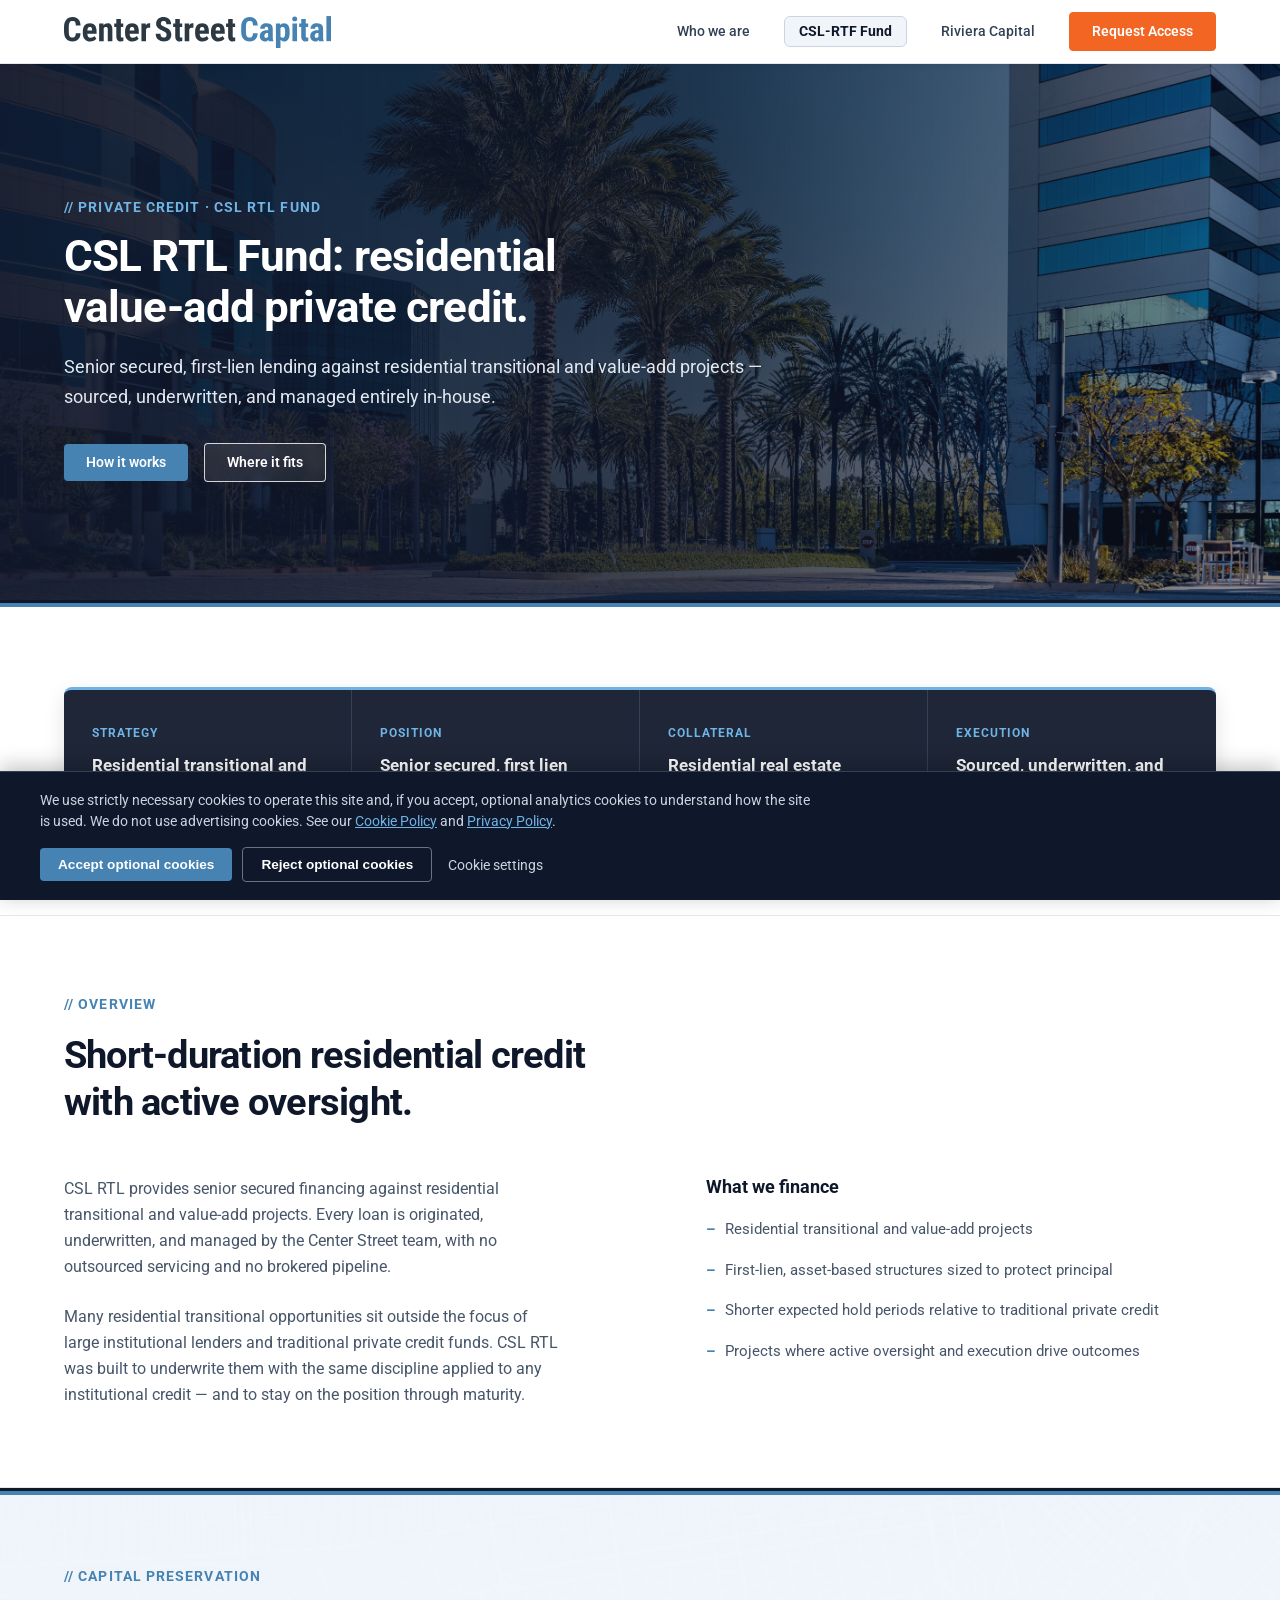
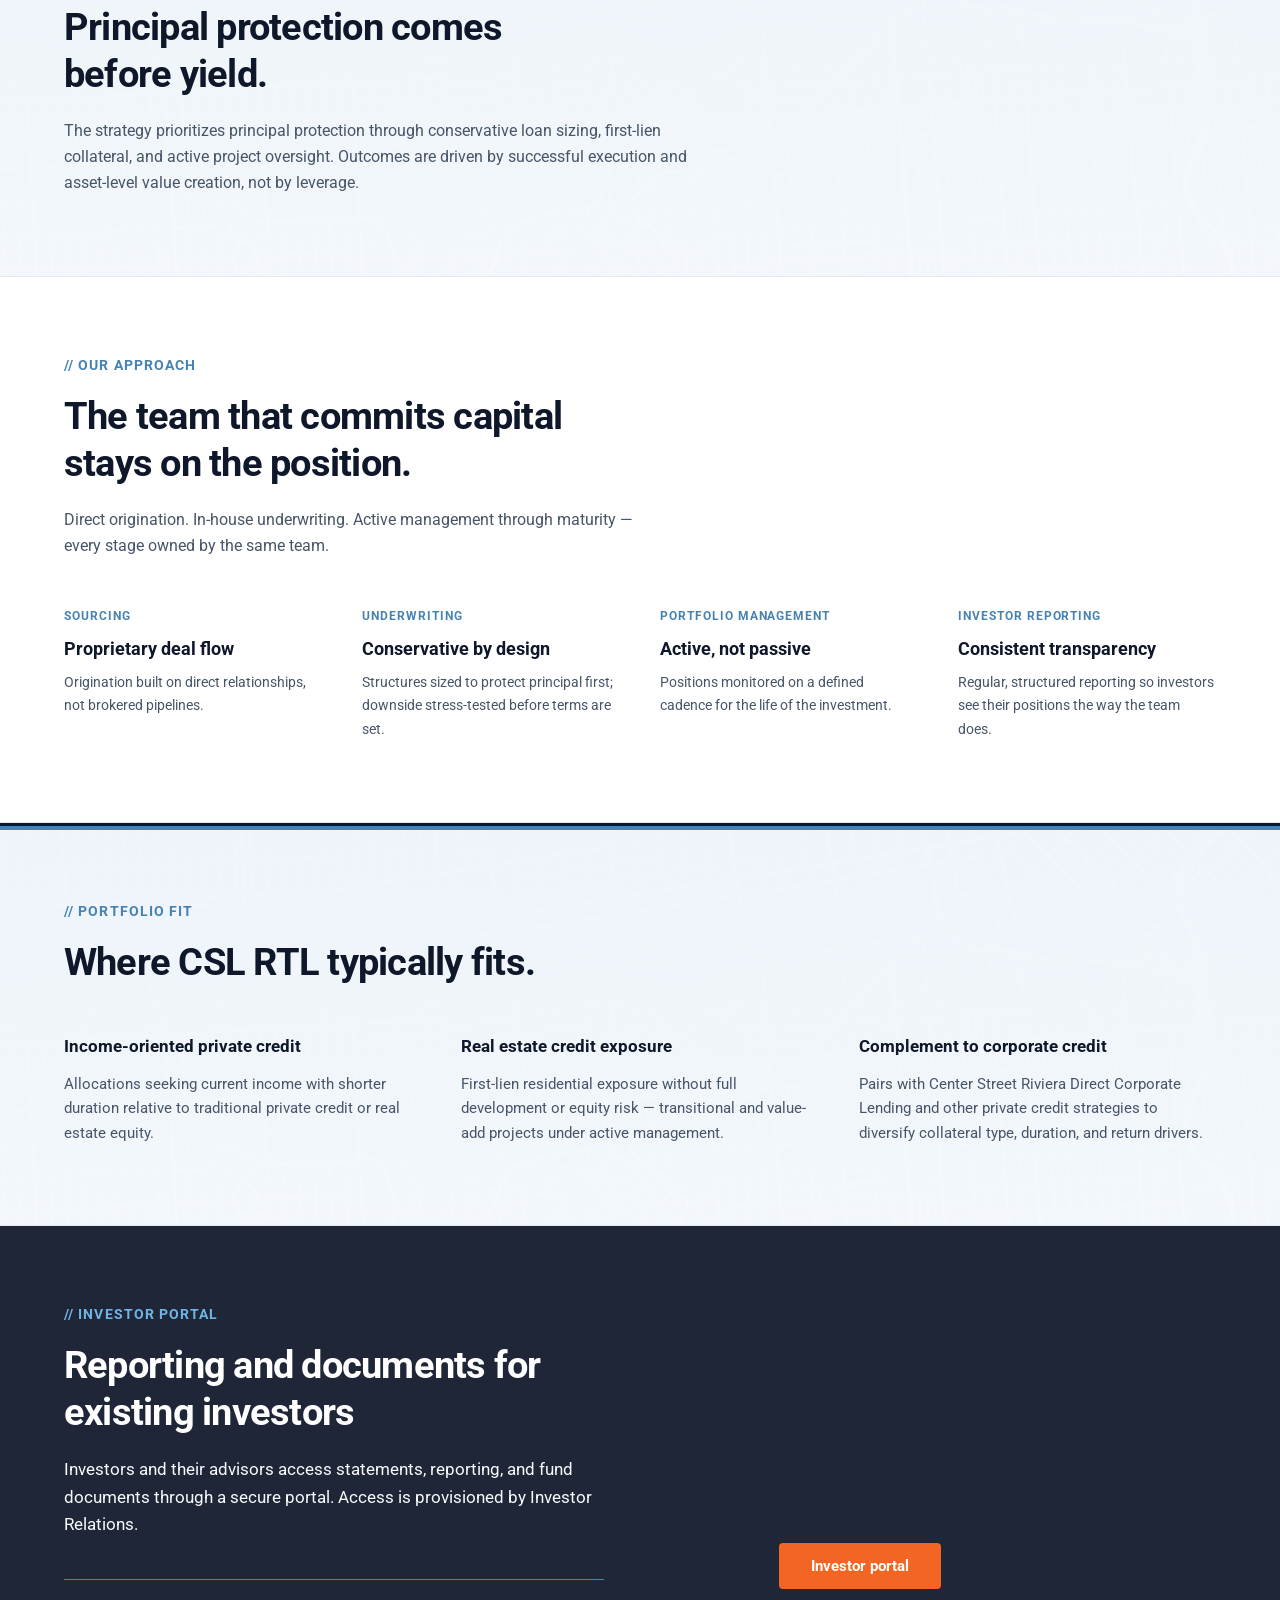
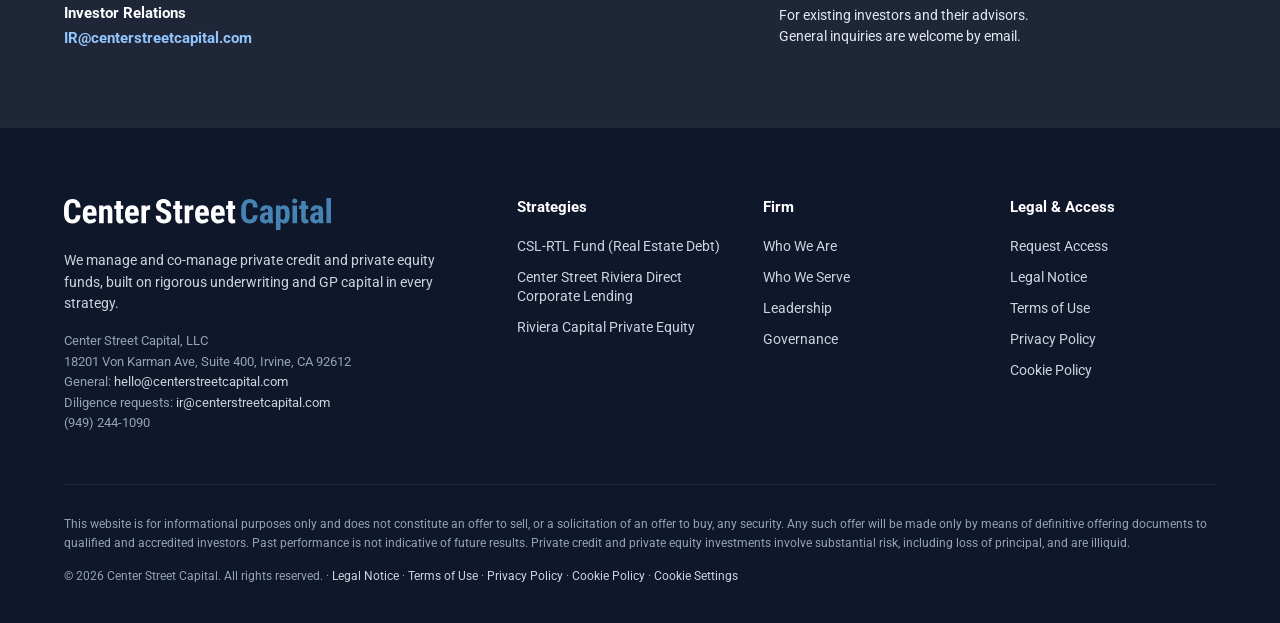
<file: csl-rtf-fund.html>
<!DOCTYPE html>
<html lang="en">
<head>
    <meta charset="UTF-8">
    <meta name="viewport" content="width=device-width, initial-scale=1.0">
    <title>CSL-RTL Fund | Residential Value-Add Private Credit | Center Street Capital</title>
    <meta name="description" content="CSL-RTL Fund provides senior secured, first-lien lending against residential transitional and value-add real estate projects, sourced and managed entirely in-house.">
    <meta name="keywords" content="CSL-RTL Fund, Residential Value-Add, Private Credit, Real Estate Lending, First Lien Debt, Senior Secured">
    
    <!-- Open Graph / Social Media -->
    <meta property="og:type" content="website">
    <meta property="og:title" content="CSL-RTL Fund | Residential Value-Add Private Credit | Center Street Capital">
    <meta property="og:description" content="Senior secured, first-lien lending against residential transitional and value-add projects &mdash; sourced, underwritten, and managed in-house.">
    <meta property="og:url" content="https://centerstreetlending.github.io/investor/csl-rtf-fund.html">
    <meta property="og:image" content="https://centerstreetlending.github.io/investor/pexels-tracvu-7109805.jpg">

    <!-- Fonts -->
    <link rel="preconnect" href="https://fonts.googleapis.com">
    <link rel="preconnect" href="https://fonts.gstatic.com" crossorigin>
    <link href="https://fonts.googleapis.com/css2?family=Roboto:wght@300;400;500;700&display=swap" rel="stylesheet">
    
    <!-- Custom CSS -->
    <link rel="stylesheet" href="styles.css?v=4.30">
</head>
<body>


    <!-- Unified Navigation Header -->
    <header class="header-wrapper">
        <div class="nav-container" style="display: flex; align-items: center; justify-content: space-between;">
            <!-- Left: Logo -->
            <a href="./" class="logo" style="display: flex; align-items: center; text-decoration: none;">
                <img src="CS-Capital_Horiz_OnLight.svg" alt="Center Street Capital Logo" class="logo-image" style="height: 32px; width: auto; object-fit: contain;">
            </a>
            
            <!-- Right: Navigation Links (Desktop) -->
            <div class="desktop-nav" style="display: flex; align-items: center; gap: 20px;">
                <a href="who-we-are.html" class="nav-link" style="color: #334155; text-decoration: none; font-weight: 500; font-size: 0.9rem; padding: 6px 14px; border-radius: 6px; transition: all 0.2s;">Who we are</a>
                <a href="csl-rtf-fund.html" class="nav-link active" style="color: #0f172a; text-decoration: none; font-weight: 700; font-size: 0.9rem; background-color: #f1f5f9; border: 1px solid #cbd5e1; border-radius: 6px; padding: 6px 14px; transition: all 0.2s;">CSL-RTF Fund</a>
                <a href="riviera-capital.html" class="nav-link" style="color: #334155; text-decoration: none; font-weight: 500; font-size: 0.9rem; padding: 6px 14px; border-radius: 6px; transition: all 0.2s;">Riviera Capital</a>
                <a href="#" class="nav-btn request-access-btn" style="background-color: #f26522; color: #ffffff; padding: 10px 22px; border-radius: 4px; font-weight: 600; font-size: 0.9rem; text-decoration: none; transition: background-color 0.2s;">Request Access</a>
            </div>

            <!-- Hamburger Button (Mobile) -->
            <button class="hamburger-btn" aria-label="Toggle menu">
                <span></span>
                <span></span>
                <span></span>
            </button>
        </div>
    </header>

    <!-- Mobile Menu Overlay -->
    <div class="mobile-menu">
        <div class="mobile-menu-inner">
            <a href="who-we-are.html" class="mobile-nav-link">Who we are <span>&rarr;</span></a>
            <a href="csl-rtf-fund.html" class="mobile-nav-link active">CSL-RTF Fund <span>&rarr;</span></a>
            <a href="riviera-capital.html" class="mobile-nav-link">Riviera Capital <span>&rarr;</span></a>
            <a href="#" class="nav-btn request-access-btn mobile-cta-btn">Request Access</a>
        </div>
    </div>


    <main>

        <!-- About Hero Section -->
        <section class="about-hero">
            <div class="container">
                <div class="about-hero-content">
                    <div class="section-kicker about-kicker" style="color: #70b4e6; font-weight: 700; font-size: 0.85rem; letter-spacing: 0.08em; text-transform: uppercase; margin-bottom: 16px;">// PRIVATE CREDIT &middot; CSL RTL FUND</div>
                    <h1 class="about-title">CSL RTL Fund: residential <br>value-add private credit.</h1>
                    <p class="about-desc">Senior secured, first-lien lending against residential transitional and value-add projects &mdash; sourced, underwritten, and managed entirely in-house.</p>
                    <div class="hero-buttons-group" style="display: flex; gap: 16px;">
                        <a href="#our-approach" class="btn-group-primary">How it works</a>
                        <a href="#portfolio-fit" class="btn-group-secondary">Where it fits</a>
                    </div>
                </div>
            </div>
        </section>

        <!-- Strategy Feature Bar Section (Standalone Section) -->
        <section style="padding: 80px 0; background-color: #ffffff; border-bottom: 1px solid #e2e8f0;">
            <div class="container strategies-container">
                <div style="background-color: #1e2638; border-top: 3px solid #70b4e6; border-radius: 8px; display: grid; grid-template-columns: repeat(4, 1fr); box-shadow: 0 8px 20px rgba(15,23,42,0.12);">
                    <div style="padding: 36px 28px; border-right: 1px solid #334155;">
                        <div style="color: #70b4e6; font-weight: 700; font-size: 0.75rem; letter-spacing: 0.08em; text-transform: uppercase; margin-bottom: 14px;">STRATEGY</div>
                        <div style="font-weight: 700; font-size: 1.05rem; color: #ffffff; line-height: 1.35;">Residential transitional and value-add lending</div>
                    </div>
                    <div style="padding: 36px 28px; border-right: 1px solid #334155;">
                        <div style="color: #70b4e6; font-weight: 700; font-size: 0.75rem; letter-spacing: 0.08em; text-transform: uppercase; margin-bottom: 14px;">POSITION</div>
                        <div style="font-weight: 700; font-size: 1.05rem; color: #ffffff; line-height: 1.35;">Senior secured, first lien</div>
                    </div>
                    <div style="padding: 36px 28px; border-right: 1px solid #334155;">
                        <div style="color: #70b4e6; font-weight: 700; font-size: 0.75rem; letter-spacing: 0.08em; text-transform: uppercase; margin-bottom: 14px;">COLLATERAL</div>
                        <div style="font-weight: 700; font-size: 1.05rem; color: #ffffff; line-height: 1.35;">Residential real estate</div>
                    </div>
                    <div style="padding: 36px 28px;">
                        <div style="color: #70b4e6; font-weight: 700; font-size: 0.75rem; letter-spacing: 0.08em; text-transform: uppercase; margin-bottom: 14px;">EXECUTION</div>
                        <div style="font-weight: 700; font-size: 1.05rem; color: #ffffff; line-height: 1.35;">Sourced, underwritten, and serviced in-house</div>
                    </div>
                </div>
            </div>
        </section>

        <!-- Overview / Strategy Section -->
        <section id="strategy" style="padding: 80px 0; background-color: #ffffff; border-bottom: 1px solid #e2e8f0;">
            <div class="container strategies-container">
                <div style="max-width: 600px; margin-bottom: 50px; text-align: left;">
                    <div class="section-kicker" style="color: #4683b3; font-weight: 700; font-size: 0.85rem; letter-spacing: 0.08em; text-transform: uppercase; margin-bottom: 20px;">// OVERVIEW</div>
                    <h2 style="font-size: 2.35rem; font-weight: 700; color: #0f172a; margin: 0; line-height: 1.25; letter-spacing: -0.02em;">Short-duration residential credit <br>with active oversight.</h2>
                </div>
                
                <div class="grid-2-col" style="display: grid; grid-template-columns: 1.1fr 1fr; gap: 80px; align-items: start;">
                    <!-- Left Column -->
                    <div>
                        <p style="font-size: 0.98rem; color: #475569; line-height: 1.65; margin: 0 0 24px 0; max-width: 500px;">CSL RTL provides senior secured financing against residential transitional and value-add projects. Every loan is originated, underwritten, and managed by the Center Street team, with no outsourced servicing and no brokered pipeline.</p>
                        <p style="font-size: 0.98rem; color: #475569; line-height: 1.65; margin: 0; max-width: 500px;">Many residential transitional opportunities sit outside the focus of large institutional lenders and traditional private credit funds. CSL RTL was built to underwrite them with the same discipline applied to any institutional credit &mdash; and to stay on the position through maturity.</p>
                    </div>

                    <!-- Right Column -->
                    <div>
                        <h3 style="font-size: 1.15rem; font-weight: 700; color: #0f172a; margin: 0 0 20px 0;">What we finance</h3>
                        <ul style="list-style: none; padding: 0; margin: 0; color: #475569; font-size: 0.93rem; line-height: 1.65;">
                            <li style="margin-bottom: 16px; display: flex; gap: 10px;"><span style="color: #4683b3; font-weight: 700;">&ndash;</span><span>Residential transitional and value-add projects</span></li>
                            <li style="margin-bottom: 16px; display: flex; gap: 10px;"><span style="color: #4683b3; font-weight: 700;">&ndash;</span><span>First-lien, asset-based structures sized to protect principal</span></li>
                            <li style="margin-bottom: 16px; display: flex; gap: 10px;"><span style="color: #4683b3; font-weight: 700;">&ndash;</span><span>Shorter expected hold periods relative to traditional private credit</span></li>
                            <li style="display: flex; gap: 10px;"><span style="color: #4683b3; font-weight: 700;">&ndash;</span><span>Projects where active oversight and execution drive outcomes</span></li>
                        </ul>
                    </div>
                </div>
            </div>
        </section>

        <!-- Capital Preservation Section -->
        <section class="map-texture-section" style="padding: 80px 0; border-bottom: 1px solid #e2e8f0;">
            <div class="container strategies-container">
                <div style="max-width: 640px; margin-bottom: 0; text-align: left;">
                    <div class="section-kicker" style="color: #4683b3; font-weight: 700; font-size: 0.85rem; letter-spacing: 0.08em; text-transform: uppercase; margin-bottom: 20px;">// CAPITAL PRESERVATION</div>
                    <h2 style="font-size: 2.35rem; font-weight: 700; color: #0f172a; margin: 0 0 20px 0; line-height: 1.25; letter-spacing: -0.02em;">Principal protection comes <br>before yield.</h2>
                    <p style="font-size: 0.98rem; color: #475569; line-height: 1.65; margin: 0;">The strategy prioritizes principal protection through conservative loan sizing, first-lien collateral, and active project oversight. Outcomes are driven by successful execution and asset-level value creation, not by leverage.</p>
                </div>
            </div>
        </section>

        <!-- Our Approach Section -->
        <section id="our-approach" class="bg-white-section" style="padding: 80px 0; background: #ffffff !important; border-bottom: 1px solid #e2e8f0;">
            <div class="container strategies-container">
                <div style="max-width: 600px; margin-bottom: 50px; text-align: left;">
                    <div class="section-kicker" style="color: #4683b3; font-weight: 700; font-size: 0.85rem; letter-spacing: 0.08em; text-transform: uppercase; margin-bottom: 20px;">// OUR APPROACH</div>
                    <h2 style="font-size: 2.35rem; font-weight: 700; color: #0f172a; margin: 0 0 20px 0; line-height: 1.25; letter-spacing: -0.02em;">The team that commits capital <br>stays on the position.</h2>
                    <p style="font-size: 0.98rem; color: #475569; line-height: 1.65; margin: 0;">Direct origination. In-house underwriting. Active management through maturity &mdash; every stage owned by the same team.</p>
                </div>
                
                <div class="grid-4-col" style="display: grid; grid-template-columns: repeat(4, 1fr); gap: 40px;">
                    <!-- Column 1 -->
                    <div style="text-align: left;">
                        <div style="color: #4683b3; font-weight: 700; font-size: 0.75rem; letter-spacing: 0.08em; text-transform: uppercase; margin-bottom: 16px;">SOURCING</div>
                        <h3 style="font-size: 1.1rem; font-weight: 700; color: #0f172a; margin: 0 0 12px 0;">Proprietary deal flow</h3>
                        <p style="font-size: 0.9rem; color: #475569; line-height: 1.65; margin: 0;">Origination built on direct relationships, not brokered pipelines.</p>
                    </div>
                    <!-- Column 2 -->
                    <div style="text-align: left;">
                        <div style="color: #4683b3; font-weight: 700; font-size: 0.75rem; letter-spacing: 0.08em; text-transform: uppercase; margin-bottom: 16px;">UNDERWRITING</div>
                        <h3 style="font-size: 1.1rem; font-weight: 700; color: #0f172a; margin: 0 0 12px 0;">Conservative by design</h3>
                        <p style="font-size: 0.9rem; color: #475569; line-height: 1.65; margin: 0;">Structures sized to protect principal first; downside stress-tested before terms are set.</p>
                    </div>
                    <!-- Column 3 -->
                    <div style="text-align: left;">
                        <div style="color: #4683b3; font-weight: 700; font-size: 0.75rem; letter-spacing: 0.08em; text-transform: uppercase; margin-bottom: 16px;">PORTFOLIO MANAGEMENT</div>
                        <h3 style="font-size: 1.1rem; font-weight: 700; color: #0f172a; margin: 0 0 12px 0;">Active, not passive</h3>
                        <p style="font-size: 0.9rem; color: #475569; line-height: 1.65; margin: 0;">Positions monitored on a defined cadence for the life of the investment.</p>
                    </div>
                    <!-- Column 4 -->
                    <div style="text-align: left;">
                        <div style="color: #4683b3; font-weight: 700; font-size: 0.75rem; letter-spacing: 0.08em; text-transform: uppercase; margin-bottom: 16px;">INVESTOR REPORTING</div>
                        <h3 style="font-size: 1.1rem; font-weight: 700; color: #0f172a; margin: 0 0 12px 0;">Consistent transparency</h3>
                        <p style="font-size: 0.9rem; color: #475569; line-height: 1.65; margin: 0;">Regular, structured reporting so investors see their positions the way the team does.</p>
                    </div>
                </div>
            </div>
        </section>

        <!-- Role in an Allocation Section -->
        <section id="portfolio-fit" class="map-texture-section" style="padding: 80px 0; border-bottom: 1px solid #e2e8f0;">
            <div class="container strategies-container">
                <div style="max-width: 800px; margin-bottom: 50px; text-align: left;">
                    <div class="section-kicker" style="color: #4683b3; font-weight: 700; font-size: 0.85rem; letter-spacing: 0.08em; text-transform: uppercase; margin-bottom: 20px;">// PORTFOLIO FIT</div>
                    <h2 style="font-size: 2.35rem; font-weight: 700; color: #0f172a; margin: 0; line-height: 1.25; letter-spacing: -0.02em;">Where CSL RTL typically fits.</h2>
                </div>
                
                <div class="grid-3-col" style="display: grid; grid-template-columns: repeat(3, 1fr); gap: 40px;">
                    <!-- Block 1 -->
                    <div style="text-align: left;">
                        <h3 style="font-size: 1.05rem; font-weight: 700; color: #0f172a; margin: 0 0 16px 0;">Income-oriented private credit</h3>
                        <p style="font-size: 0.95rem; color: #475569; line-height: 1.6; margin: 0;">Allocations seeking current income with shorter duration relative to traditional private credit or real estate equity.</p>
                    </div>
                    <!-- Block 2 -->
                    <div style="text-align: left;">
                        <h3 style="font-size: 1.05rem; font-weight: 700; color: #0f172a; margin: 0 0 16px 0;">Real estate credit exposure</h3>
                        <p style="font-size: 0.95rem; color: #475569; line-height: 1.6; margin: 0;">First-lien residential exposure without full development or equity risk &mdash; transitional and value-add projects under active management.</p>
                    </div>
                    <!-- Block 3 -->
                    <div style="text-align: left;">
                        <h3 style="font-size: 1.05rem; font-weight: 700; color: #0f172a; margin: 0 0 16px 0;">Complement to corporate credit</h3>
                        <p style="font-size: 0.95rem; color: #475569; line-height: 1.6; margin: 0;">Pairs with Center Street Riviera Direct Corporate Lending and other private credit strategies to diversify collateral type, duration, and return drivers.</p>
                    </div>
                </div>
            </div>
        </section>

        <!-- Investor Portal Section -->
        <section style="padding: 80px 0; background-color: #1e2638; color: #ffffff;">
            <div class="container" style="max-width: 1140px; margin: 0 auto; padding: 0 5%;">
                <div style="display: grid; grid-template-columns: 1.5fr 1fr; gap: 60px; align-items: flex-end;">
                    <!-- Left Side -->
                    <div>
                        <div class="section-kicker" style="color: #70b4e6; font-weight: 700; font-size: 0.85rem; letter-spacing: 0.08em; text-transform: uppercase; margin-bottom: 20px;">// INVESTOR PORTAL</div>
                        <h2 style="font-size: 2.35rem; font-weight: 700; color: #ffffff; margin: 0 0 20px 0; line-height: 1.25; letter-spacing: -0.02em; max-width: 520px;">Reporting and documents for existing investors</h2>
                        <p style="font-size: 1.05rem; color: #f8fafc; line-height: 1.65; margin: 0 0 40px 0; max-width: 540px;">Investors and their advisors access statements, reporting, and fund documents through a secure portal. Access is provisioned by Investor Relations.</p>
                        
                        <div style="border-top: 1px solid #4683b3; padding-top: 24px; margin-top: 24px; max-width: 540px;">
                            <div style="font-weight: 700; font-size: 0.95rem; color: #ffffff; margin-bottom: 6px;">Investor Relations</div>
                            <a href="mailto:IR@centerstreetcapital.com" style="color: #93c5fd; font-weight: 700; text-decoration: none; font-size: 0.95rem; transition: color 0.2s;">IR@centerstreetcapital.com</a>
                        </div>
                    </div>

                    <!-- Right Side -->
                    <div style="text-align: left;">
                        <a href="mailto:IR@centerstreetcapital.com?subject=Investor%20Portal%20Access%20Request" style="display: inline-block; background-color: #f26522; color: #ffffff; padding: 14px 32px; text-decoration: none; border-radius: 4px; font-weight: 700; font-size: 0.95rem; margin-bottom: 16px; transition: background-color 0.2s;">Investor portal</a>
                        <p style="color: #e2e8f0; font-size: 0.88rem; line-height: 1.5; margin: 0; max-width: 260px;">For existing investors and their advisors. General inquiries are welcome by email.</p>
                    </div>
                </div>
            </div>
        </section>
    </main>

    <!-- Footer -->
    <footer style="background-color: #0f172a; color: #cbd5e1; padding: 70px 0 40px; border-top: 1px solid #1e293b;">
        <div class="container">
            <div style="display: grid; grid-template-columns: 2fr 1fr 1fr 1fr; gap: 40px; margin-bottom: 50px;">
                <!-- Column 1 -->
                <div>
                    <a href="./" style="display: flex; align-items: center; text-decoration: none; margin-bottom: 20px;">
                        <img src="CS-Capital_Horiz_OnDark.svg" alt="Center Street Capital Logo" style="height: 32px; width: auto; object-fit: contain;">
                    </a>
                    <p style="color: #cbd5e1; font-size: 0.85rem; line-height: 1.6; margin: 0 0 16px 0; max-width: 380px;">We manage and co-manage private credit and private equity funds, built on rigorous underwriting and GP capital in every strategy.</p>
                    <p style="color: #94a3b8; font-size: 0.8rem; line-height: 1.6; margin: 0;">Center Street Capital, LLC<br>18201 Von Karman Ave, Suite 400, Irvine, CA 92612<br>General: <a href="mailto:hello@centerstreetcapital.com" style="color: #cbd5e1; text-decoration: none;">hello@centerstreetcapital.com</a><br>Diligence requests: <a href="mailto:ir@centerstreetcapital.com" style="color: #cbd5e1; text-decoration: none;">ir@centerstreetcapital.com</a><br>(949) 244-1090</p>
                </div>
                <!-- Column 2 -->
                <div>
                    <h4 style="color: #ffffff; font-weight: 700; margin: 0 0 20px 0; font-size: 0.95rem;">Strategies</h4>
                    <ul style="list-style: none; padding: 0; margin: 0;">
                        <li style="margin-bottom: 12px;"><a href="csl-rtf-fund.html" style="color: #cbd5e1; text-decoration: none; font-size: 0.85rem; transition: color 0.2s;">CSL-RTL Fund (Real Estate Debt)</a></li>
                        <li style="margin-bottom: 12px;"><a href="riviera-capital.html" style="color: #cbd5e1; text-decoration: none; font-size: 0.85rem; transition: color 0.2s;">Center Street Riviera Direct Corporate Lending</a></li>
                        <li><a href="riviera-capital.html" style="color: #cbd5e1; text-decoration: none; font-size: 0.85rem; transition: color 0.2s;">Riviera Capital Private Equity</a></li>
                    </ul>
                </div>
                <!-- Column 3 -->
                <div>
                    <h4 style="color: #ffffff; font-weight: 700; margin: 0 0 20px 0; font-size: 0.95rem;">Firm</h4>
                    <ul style="list-style: none; padding: 0; margin: 0;">
                        <li style="margin-bottom: 12px;"><a href="who-we-are.html" style="color: #cbd5e1; text-decoration: none; font-size: 0.85rem; transition: color 0.2s;">Who We Are</a></li>
                        <li style="margin-bottom: 12px;"><a href="./#who-we-serve" style="color: #cbd5e1; text-decoration: none; font-size: 0.85rem; transition: color 0.2s;">Who We Serve</a></li>
                        <li style="margin-bottom: 12px;"><a href="who-we-are.html#leadership" style="color: #cbd5e1; text-decoration: none; font-size: 0.85rem; transition: color 0.2s;">Leadership</a></li>
                        <li><a href="who-we-are.html#governance" style="color: #cbd5e1; text-decoration: none; font-size: 0.85rem; transition: color 0.2s;">Governance</a></li>
                    </ul>
                </div>
                <!-- Column 4 -->
                <div>
                    <h4 style="color: #ffffff; font-weight: 700; margin: 0 0 20px 0; font-size: 0.95rem;">Legal &amp; Access</h4>
                    <ul style="list-style: none; padding: 0; margin: 0;">
                        <li style="margin-bottom: 12px;"><a href="#" class="request-access-btn" style="color: #cbd5e1; text-decoration: none; font-size: 0.85rem; transition: color 0.2s;">Request Access</a></li>
                        <li style="margin-bottom: 12px;"><a href="legal-notice.html" style="color: #cbd5e1; text-decoration: none; font-size: 0.85rem; transition: color 0.2s;">Legal Notice</a></li>
                        <li style="margin-bottom: 12px;"><a href="terms-of-use.html" style="color: #cbd5e1; text-decoration: none; font-size: 0.85rem; transition: color 0.2s;">Terms of Use</a></li>
                        <li style="margin-bottom: 12px;"><a href="privacy-policy.html" style="color: #cbd5e1; text-decoration: none; font-size: 0.85rem; transition: color 0.2s;">Privacy Policy</a></li>
                        <li><a href="cookie-policy.html" style="color: #cbd5e1; text-decoration: none; font-size: 0.85rem; transition: color 0.2s;">Cookie Policy</a></li>
                    </ul>
                </div>
            </div>

            <div style="border-top: 1px solid #1e293b; padding-top: 30px;">
                <p style="margin: 0 0 16px 0; color: #94a3b8; font-size: 0.75rem; line-height: 1.6;">This website is for informational purposes only and does not constitute an offer to sell, or a solicitation of an offer to buy, any security. Any such offer will be made only by means of definitive offering documents to qualified and accredited investors. Past performance is not indicative of future results. Private credit and private equity investments involve substantial risk, including loss of principal, and are illiquid.</p>
                <p style="margin: 0; color: #94a3b8; font-size: 0.75rem;">&copy; 2026 Center Street Capital. All rights reserved. &middot; <a href="legal-notice.html" style="color: #cbd5e1; text-decoration: none;">Legal Notice</a> &middot; <a href="terms-of-use.html" style="color: #cbd5e1; text-decoration: none;">Terms of Use</a> &middot; <a href="privacy-policy.html" style="color: #cbd5e1; text-decoration: none;">Privacy Policy</a> &middot; <a href="cookie-policy.html" style="color: #cbd5e1; text-decoration: none;">Cookie Policy</a> &middot; <a href="#" id="open-cookie-settings" style="color: #cbd5e1; text-decoration: none;">Cookie Settings</a></p>
            </div>
        </div>
    </footer>

    <!-- Scripts -->
    <script>
        document.addEventListener('DOMContentLoaded', () => {
            const hamburgerBtn = document.querySelector('.hamburger-btn');
            const mobileMenu = document.querySelector('.mobile-menu');
            const mobileLinks = document.querySelectorAll('.mobile-nav-link');
            
            if (hamburgerBtn && mobileMenu) {
                hamburgerBtn.addEventListener('click', () => {
                    hamburgerBtn.classList.toggle('active');
                    mobileMenu.classList.toggle('open');
                    document.body.classList.toggle('no-scroll');
                });

                // Close menu when a link is clicked
                mobileLinks.forEach(link => {
                    link.addEventListener('click', () => {
                        hamburgerBtn.classList.remove('active');
                        mobileMenu.classList.remove('open');
                        document.body.classList.remove('no-scroll');
                    });
                });
            }

            // Sub-nav scroll spy and offset-aware smooth scroll
            const subNavLinks = document.querySelectorAll('.sub-nav-link');
            const sections = document.querySelectorAll('section[id]');
            
            if (sections.length > 0 && subNavLinks.length > 0) {
                const observerOptions = {
                    root: null,
                    rootMargin: '-189px 0px -60% 0px',
                    threshold: 0
                };
                
                const observer = new IntersectionObserver((entries) => {
                    entries.forEach(entry => {
                        if (entry.isIntersecting) {
                            const currentId = entry.target.getAttribute('id');
                            subNavLinks.forEach(link => {
                                link.classList.remove('active');
                                if (link.getAttribute('href') === '#' + currentId) {
                                    link.classList.add('active');
                                }
                            });
                        }
                    });
                }, observerOptions);
                
                sections.forEach(section => {
                    observer.observe(section);
                });
            }

            subNavLinks.forEach(link => {
                link.addEventListener('click', (e) => {
                    e.preventDefault();
                    const targetId = link.getAttribute('href');
                    const targetElement = document.querySelector(targetId);
                    
                    if (targetElement) {
                        const headerOffset = 189; // main header (114) + subnav (~55) + padding (20)
                        const elementPosition = targetElement.getBoundingClientRect().top;
                        const offsetPosition = elementPosition + window.pageYOffset - headerOffset;
                        
                        window.scrollTo({
                            top: offsetPosition,
                            behavior: 'smooth'
                        });
                    }
                });
            });
        });
    </script>

    <!-- Investor Type Modal -->
    <div id="investor-modal" class="modal">
        <div class="modal-content">
            <span class="close-modal">&times;</span>
            <div class="section-kicker" style="color: #f26522; font-weight: 700; font-size: 0.85rem; letter-spacing: 0.05em; text-transform: uppercase; margin-bottom: 16px;">// DILIGENCE MATERIALS</div>
            <h2 class="modal-title" style="margin-bottom: 16px;">Request Access to Diligence Materials</h2>
            <p style="color: #475569; font-size: 0.95rem; line-height: 1.6; margin-bottom: 24px;">Email <a href="mailto:ir@centerstreetcapital.com" style="color: #4683b3; font-weight: 600;">ir@centerstreetcapital.com</a>. A request is not an offer or a solicitation. We may grant or deny access in our discretion and may require confirmation of eligibility and a confidentiality agreement. Sending a request does not make you an investor or a client.</p>
            
            <div class="modal-grid">
                <div class="investor-card">
                    <h3>Institutional Investor</h3>
                    <p>You may represent or be a:</p>
                    <ul>
                        <li>Pension fund</li>
                        <li>Insurance provider</li>
                        <li>Investment consultant</li>
                    </ul>
                    <a href="mailto:ir@centerstreetcapital.com?subject=Diligence%20Access%20Request%20-%20Institutional" class="card-btn">Request Access</a>
                </div>
                <div class="investor-card">
                    <h3>Individual Investor</h3>
                    <p>You may be a:</p>
                    <ul>
                        <li>Private investor</li>
                        <li>Client of an investment advisor, wealth manager or private bank</li>
                    </ul>
                    <a href="mailto:ir@centerstreetcapital.com?subject=Diligence%20Access%20Request%20-%20Individual" class="card-btn">Request Access</a>
                </div>
                <div class="investor-card">
                    <h3>Financial Intermediary</h3>
                    <p>You may represent or be a:</p>
                    <ul>
                        <li>Registered investment advisor</li>
                        <li>Independent broker-dealer</li>
                        <li>Wirehouse</li>
                        <li>Wealth manager</li>
                        <li>Private bank</li>
                    </ul>
                    <a href="mailto:ir@centerstreetcapital.com?subject=Diligence%20Access%20Request%20-%20Intermediary" class="card-btn">Request Access</a>
                </div>
            </div>
        </div>
    </div>

    <!-- Cookie Banner -->
    <div id="cookie-banner" style="display: none; position: fixed; bottom: 0; left: 0; width: 100%; background-color: #0f172a; color: #cbd5e1; border-top: 1px solid #334155; padding: 18px 24px; z-index: 10000; box-shadow: 0 -4px 20px rgba(0,0,0,0.25);">
        <div style="max-width: 1200px; margin: 0 auto; display: flex; flex-wrap: wrap; align-items: center; justify-content: space-between; gap: 16px;">
            <p style="margin: 0; font-size: 0.85rem; line-height: 1.5; max-width: 780px;">We use strictly necessary cookies to operate this site and, if you accept, optional analytics cookies to understand how the site is used. We do not use advertising cookies. See our <a href="cookie-policy.html" style="color: #70b4e6; text-decoration: underline;">Cookie Policy</a> and <a href="privacy-policy.html" style="color: #70b4e6; text-decoration: underline;">Privacy Policy</a>.</p>
            <div style="display: flex; gap: 10px; align-items: center; flex-wrap: wrap;">
                <button id="accept-cookies" style="background-color: #4683b3; color: #ffffff; border: none; padding: 9px 18px; border-radius: 4px; font-weight: 600; font-size: 0.85rem; cursor: pointer;">Accept optional cookies</button>
                <button id="reject-cookies" style="background-color: transparent; border: 1px solid #64748b; color: #ffffff; padding: 9px 18px; border-radius: 4px; font-weight: 600; font-size: 0.85rem; cursor: pointer;">Reject optional cookies</button>
                <a href="cookie-policy.html" style="color: #cbd5e1; font-size: 0.85rem; text-decoration: none; margin-left: 6px;">Cookie settings</a>
            </div>
        </div>
    </div>

    <script src="script.js?v=4.00"></script>
</body>
</html>
</file>
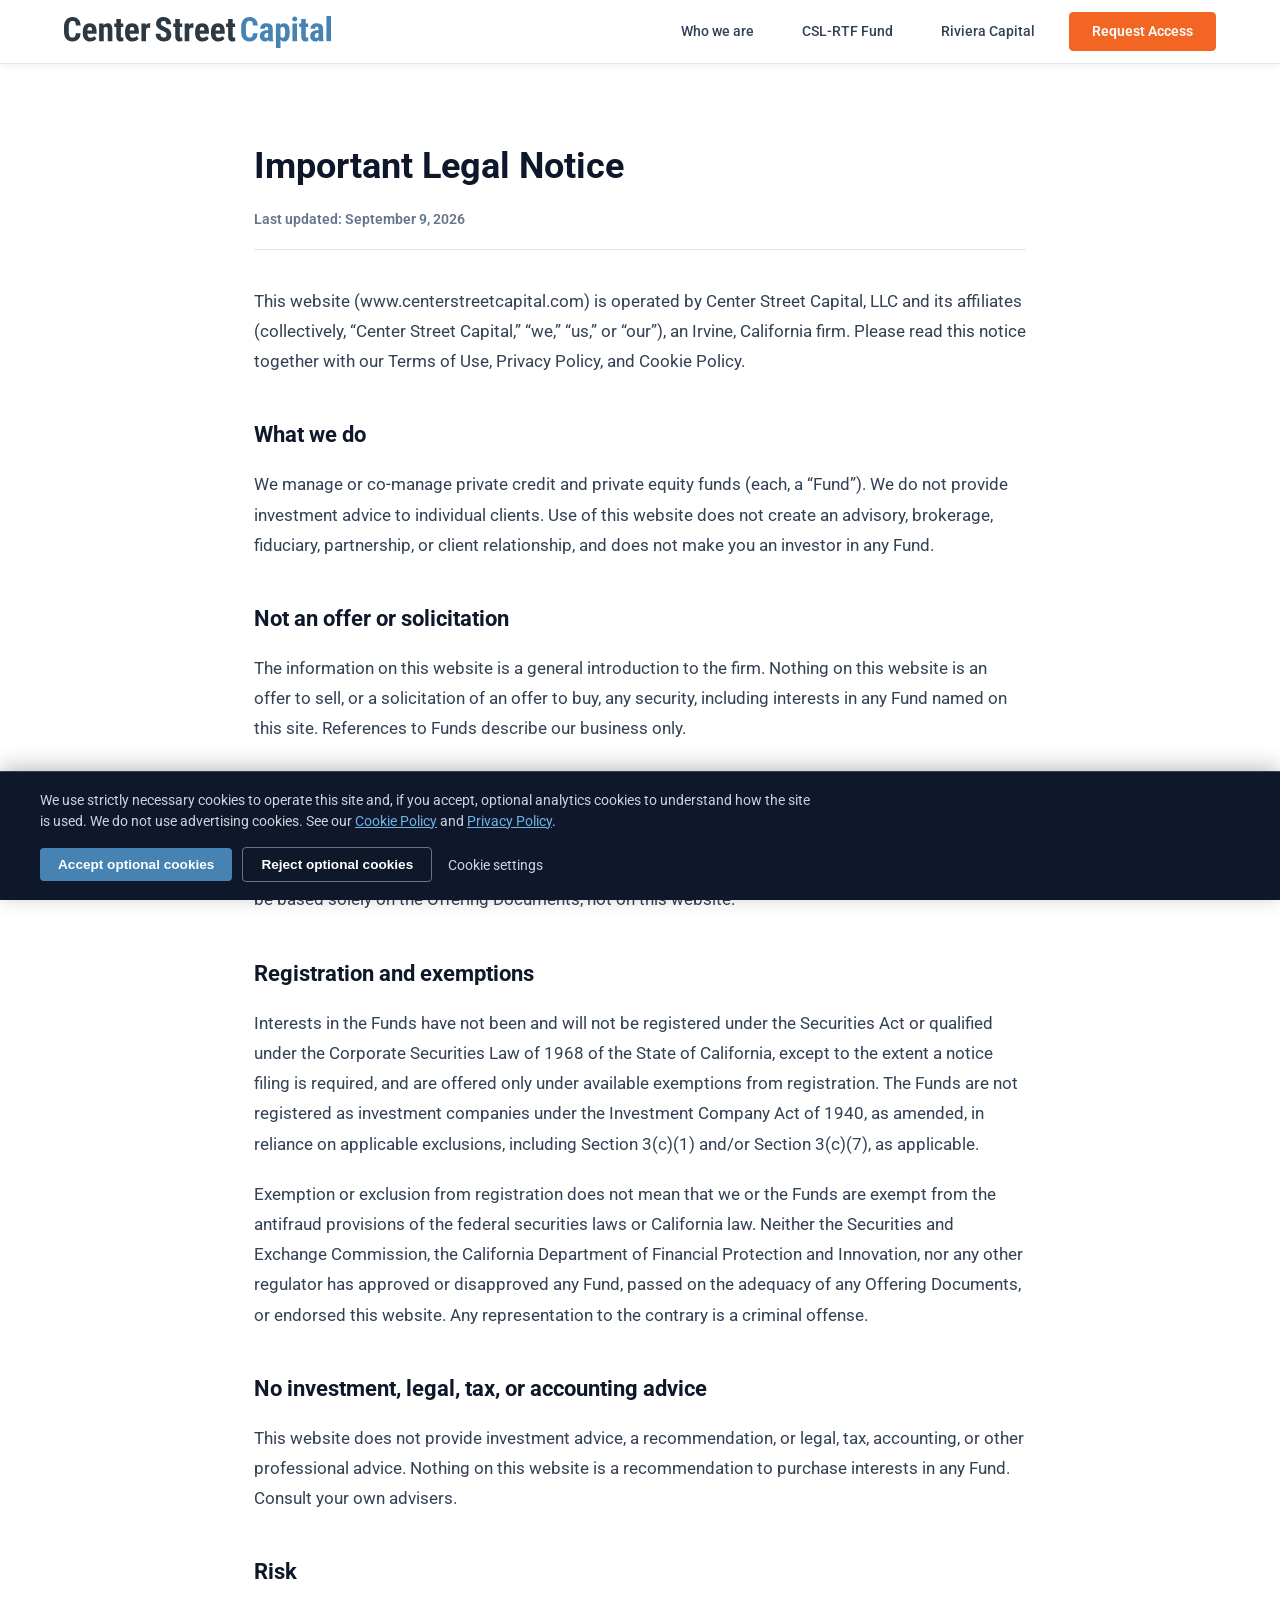
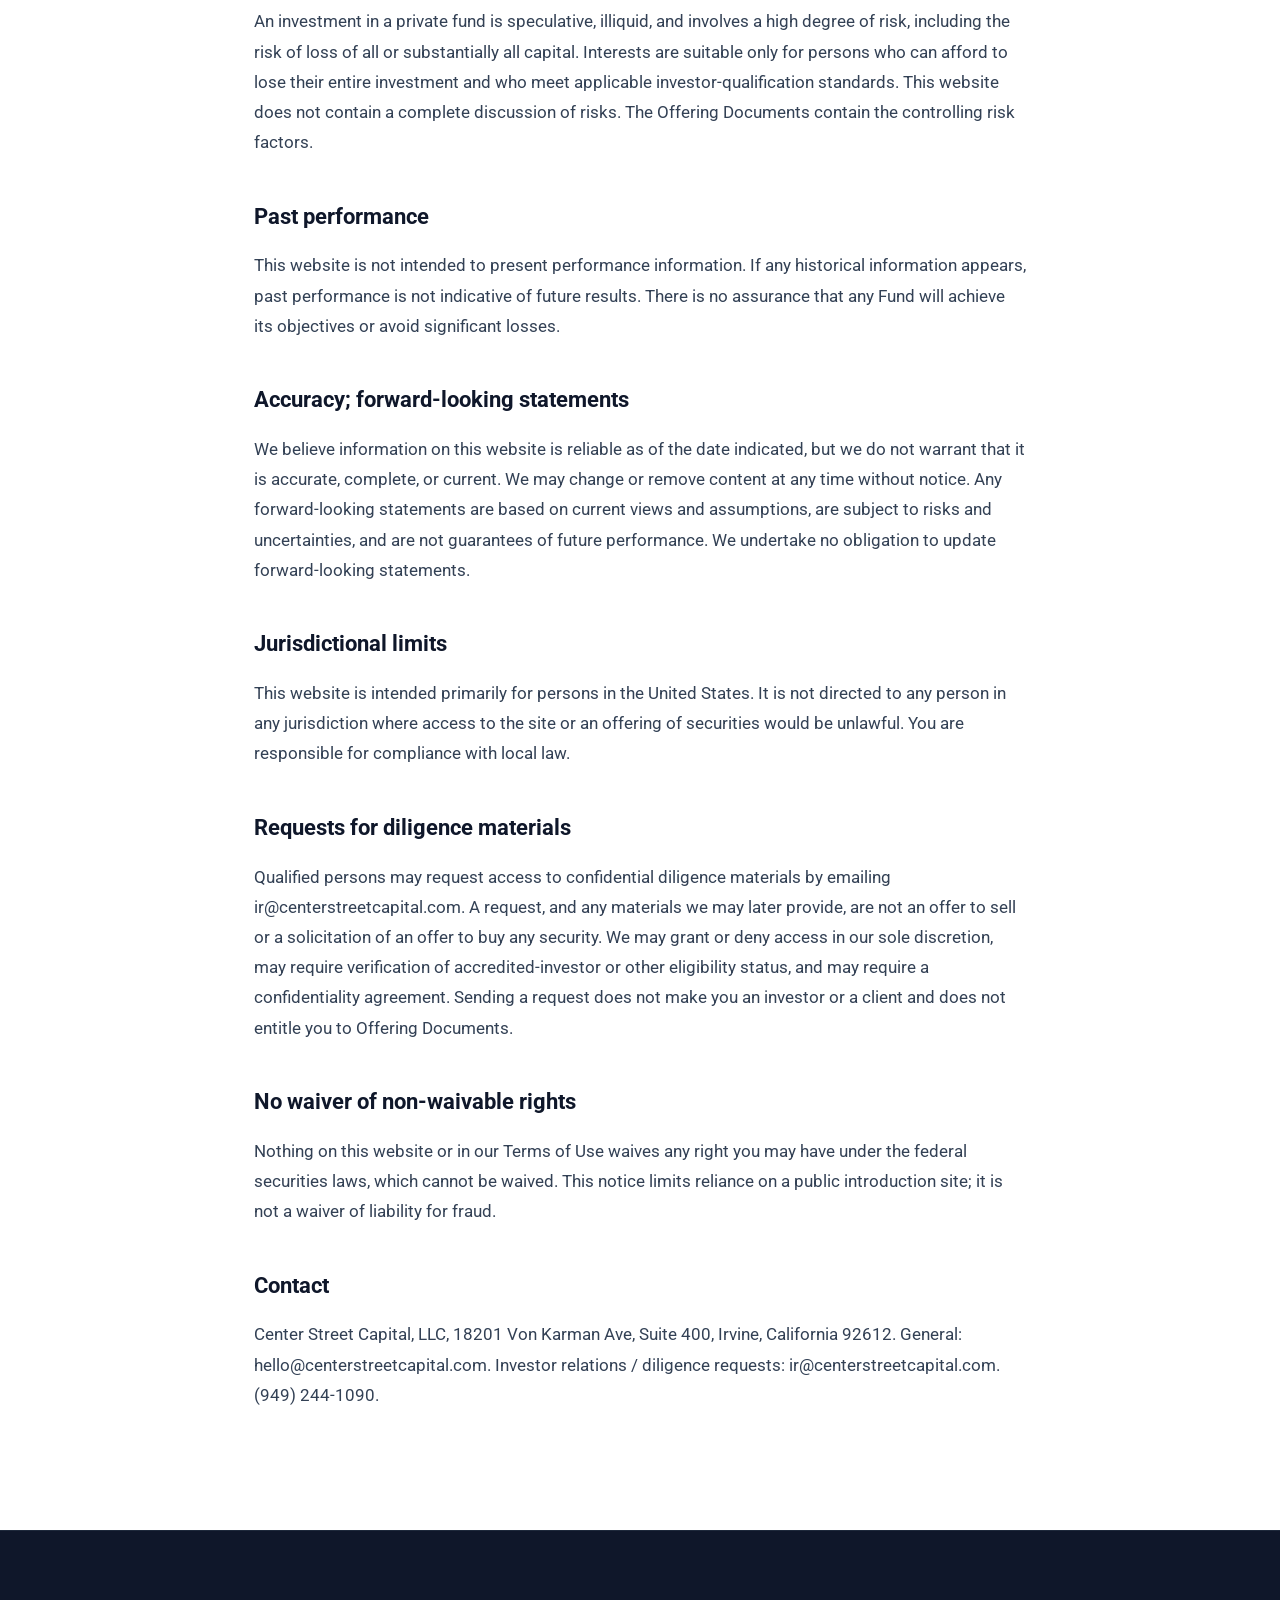
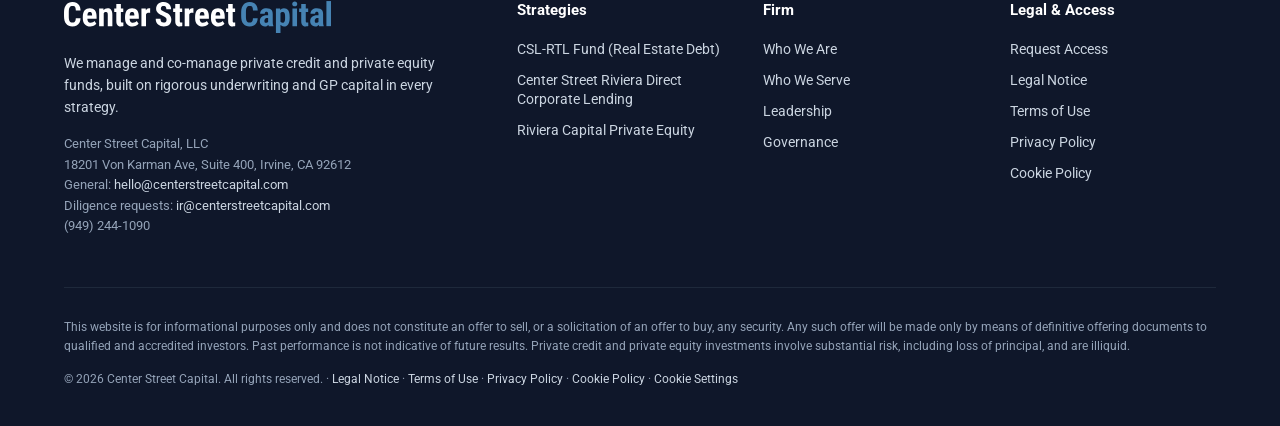
<file: legal-notice.html>
<!DOCTYPE html>
<html lang="en">
<head>
    <meta charset="UTF-8">
    <meta name="viewport" content="width=device-width, initial-scale=1.0">
    <title>Important Legal Notice | Center Street Capital</title>
    <meta name="description" content="Important Legal Notice for Center Street Capital, LLC. Regulatory disclosures, non-offer statements, registration exemptions, and risk disclosures.">
    
    <!-- Fonts -->
    <link rel="preconnect" href="https://fonts.googleapis.com">
    <link rel="preconnect" href="https://fonts.gstatic.com" crossorigin>
    <link href="https://fonts.googleapis.com/css2?family=Roboto:wght@300;400;500;700&display=swap" rel="stylesheet">
    
    <!-- Custom CSS -->
    <link rel="stylesheet" href="styles.css?v=4.30">
    <style>
        body {
            background-color: #ffffff !important;
            color: #0f172a !important;
        }
        .legal-content {
            max-width: 900px;
            margin: 0 auto;
            padding: 70px 5% 100px;
            color: #334155;
            line-height: 1.8;
            font-size: 1.05rem;
            background-color: #ffffff;
        }
        .legal-content h1 {
            font-size: 2.25rem;
            font-weight: 700;
            color: #0f172a;
            margin-bottom: 8px;
        }
        .legal-date {
            color: #64748b;
            font-size: 0.9rem;
            font-weight: 600;
            margin-bottom: 36px;
            border-bottom: 1px solid #e2e8f0;
            padding-bottom: 16px;
        }
        .legal-content h2 {
            font-size: 1.35rem;
            font-weight: 700;
            color: #0f172a;
            margin-top: 40px;
            margin-bottom: 14px;
        }
        .legal-content p {
            margin-bottom: 20px;
        }
    </style>
</head>
<body>

    <!-- Unified Navigation Header -->
    <header class="header-wrapper">
        <div class="nav-container" style="display: flex; align-items: center; justify-content: space-between;">
            <!-- Left: Logo -->
            <a href="./" class="logo" style="display: flex; align-items: center; text-decoration: none;">
                <img src="CS-Capital_Horiz_OnLight.svg" alt="Center Street Capital Logo" class="logo-image" style="height: 32px; width: auto; object-fit: contain;">
            </a>
            
            <!-- Right: Navigation Links (Desktop) -->
            <div class="desktop-nav" style="display: flex; align-items: center; gap: 20px;">
                <a href="who-we-are.html" class="nav-link" style="color: #334155; text-decoration: none; font-weight: 500; font-size: 0.9rem; padding: 6px 14px; border-radius: 6px; transition: all 0.2s;">Who we are</a>
                <a href="csl-rtf-fund.html" class="nav-link" style="color: #334155; text-decoration: none; font-weight: 500; font-size: 0.9rem; padding: 6px 14px; border-radius: 6px; transition: all 0.2s;">CSL-RTF Fund</a>
                <a href="riviera-capital.html" class="nav-link" style="color: #334155; text-decoration: none; font-weight: 500; font-size: 0.9rem; padding: 6px 14px; border-radius: 6px; transition: all 0.2s;">Riviera Capital</a>
                <a href="#" class="nav-btn request-access-btn" style="background-color: #f26522; color: #ffffff; padding: 10px 22px; border-radius: 4px; font-weight: 600; font-size: 0.9rem; text-decoration: none; transition: background-color 0.2s;">Request Access</a>
            </div>

            <!-- Hamburger Button (Mobile) -->
            <button class="hamburger-btn" aria-label="Toggle menu">
                <span></span>
                <span></span>
                <span></span>
            </button>
        </div>
    </header>

    <!-- Mobile Menu Overlay -->
    <div class="mobile-menu">
        <div class="mobile-menu-inner">
            <a href="who-we-are.html" class="mobile-nav-link">Who we are <span>&rarr;</span></a>
            <a href="csl-rtf-fund.html" class="mobile-nav-link">CSL-RTF Fund <span>&rarr;</span></a>
            <a href="riviera-capital.html" class="mobile-nav-link">Riviera Capital <span>&rarr;</span></a>
            <a href="#" class="nav-btn request-access-btn mobile-cta-btn">Request Access</a>
        </div>
    </div>

    <main class="legal-content">
        <h1>Important Legal Notice</h1>
        <div class="legal-date">Last updated: September 9, 2026</div>

        <p>This website (www.centerstreetcapital.com) is operated by Center Street Capital, LLC and its affiliates (collectively, “Center Street Capital,” “we,” “us,” or “our”), an Irvine, California firm. Please read this notice together with our Terms of Use, Privacy Policy, and Cookie Policy.</p>

        <h2>What we do</h2>
        <p>We manage or co-manage private credit and private equity funds (each, a “Fund”). We do not provide investment advice to individual clients. Use of this website does not create an advisory, brokerage, fiduciary, partnership, or client relationship, and does not make you an investor in any Fund.</p>

        <h2>Not an offer or solicitation</h2>
        <p>The information on this website is a general introduction to the firm. Nothing on this website is an offer to sell, or a solicitation of an offer to buy, any security, including interests in any Fund named on this site. References to Funds describe our business only.</p>
        <p>Any offer or sale of interests in a Fund, if made, will be made only (i) by confidential offering documents (the “Offering Documents”), (ii) to persons who qualify as “accredited investors” under Rule 501 of Regulation D under the Securities Act of 1933, as amended (the “Securities Act”), and who meet any additional criteria in the Offering Documents, and (iii) where lawful. A decision to invest must be based solely on the Offering Documents, not on this website.</p>

        <h2>Registration and exemptions</h2>
        <p>Interests in the Funds have not been and will not be registered under the Securities Act or qualified under the Corporate Securities Law of 1968 of the State of California, except to the extent a notice filing is required, and are offered only under available exemptions from registration. The Funds are not registered as investment companies under the Investment Company Act of 1940, as amended, in reliance on applicable exclusions, including Section 3(c)(1) and/or Section 3(c)(7), as applicable.</p>
        <p>Exemption or exclusion from registration does not mean that we or the Funds are exempt from the antifraud provisions of the federal securities laws or California law. Neither the Securities and Exchange Commission, the California Department of Financial Protection and Innovation, nor any other regulator has approved or disapproved any Fund, passed on the adequacy of any Offering Documents, or endorsed this website. Any representation to the contrary is a criminal offense.</p>

        <h2>No investment, legal, tax, or accounting advice</h2>
        <p>This website does not provide investment advice, a recommendation, or legal, tax, accounting, or other professional advice. Nothing on this website is a recommendation to purchase interests in any Fund. Consult your own advisers.</p>

        <h2>Risk</h2>
        <p>An investment in a private fund is speculative, illiquid, and involves a high degree of risk, including the risk of loss of all or substantially all capital. Interests are suitable only for persons who can afford to lose their entire investment and who meet applicable investor-qualification standards. This website does not contain a complete discussion of risks. The Offering Documents contain the controlling risk factors.</p>

        <h2>Past performance</h2>
        <p>This website is not intended to present performance information. If any historical information appears, past performance is not indicative of future results. There is no assurance that any Fund will achieve its objectives or avoid significant losses.</p>

        <h2>Accuracy; forward-looking statements</h2>
        <p>We believe information on this website is reliable as of the date indicated, but we do not warrant that it is accurate, complete, or current. We may change or remove content at any time without notice. Any forward-looking statements are based on current views and assumptions, are subject to risks and uncertainties, and are not guarantees of future performance. We undertake no obligation to update forward-looking statements.</p>

        <h2>Jurisdictional limits</h2>
        <p>This website is intended primarily for persons in the United States. It is not directed to any person in any jurisdiction where access to the site or an offering of securities would be unlawful. You are responsible for compliance with local law.</p>

        <h2>Requests for diligence materials</h2>
        <p>Qualified persons may request access to confidential diligence materials by emailing ir@centerstreetcapital.com. A request, and any materials we may later provide, are not an offer to sell or a solicitation of an offer to buy any security. We may grant or deny access in our sole discretion, may require verification of accredited-investor or other eligibility status, and may require a confidentiality agreement. Sending a request does not make you an investor or a client and does not entitle you to Offering Documents.</p>

        <h2>No waiver of non-waivable rights</h2>
        <p>Nothing on this website or in our Terms of Use waives any right you may have under the federal securities laws, which cannot be waived. This notice limits reliance on a public introduction site; it is not a waiver of liability for fraud.</p>

        <h2>Contact</h2>
        <p>Center Street Capital, LLC, 18201 Von Karman Ave, Suite 400, Irvine, California 92612. General: hello@centerstreetcapital.com. Investor relations / diligence requests: ir@centerstreetcapital.com. (949) 244-1090.</p>
    </main>

    <!-- Footer -->
    <footer style="background-color: #0f172a; color: #cbd5e1; padding: 70px 0 40px; border-top: 1px solid #1e293b;">
        <div class="container">
            <div style="display: grid; grid-template-columns: 2fr 1fr 1fr 1fr; gap: 40px; margin-bottom: 50px;">
                <!-- Column 1 -->
                <div>
                    <a href="./" style="display: flex; align-items: center; text-decoration: none; margin-bottom: 20px;">
                        <img src="CS-Capital_Horiz_OnDark.svg" alt="Center Street Capital Logo" style="height: 32px; width: auto; object-fit: contain;">
                    </a>
                    <p style="color: #cbd5e1; font-size: 0.85rem; line-height: 1.6; margin: 0 0 16px 0; max-width: 380px;">We manage and co-manage private credit and private equity funds, built on rigorous underwriting and GP capital in every strategy.</p>
                    <p style="color: #94a3b8; font-size: 0.8rem; line-height: 1.6; margin: 0;">Center Street Capital, LLC<br>18201 Von Karman Ave, Suite 400, Irvine, CA 92612<br>General: <a href="mailto:hello@centerstreetcapital.com" style="color: #cbd5e1; text-decoration: none;">hello@centerstreetcapital.com</a><br>Diligence requests: <a href="mailto:ir@centerstreetcapital.com" style="color: #cbd5e1; text-decoration: none;">ir@centerstreetcapital.com</a><br>(949) 244-1090</p>
                </div>
                <!-- Column 2 -->
                <div>
                    <h4 style="color: #ffffff; font-weight: 700; margin: 0 0 20px 0; font-size: 0.95rem;">Strategies</h4>
                    <ul style="list-style: none; padding: 0; margin: 0;">
                        <li style="margin-bottom: 12px;"><a href="csl-rtf-fund.html" style="color: #cbd5e1; text-decoration: none; font-size: 0.85rem; transition: color 0.2s;">CSL-RTL Fund (Real Estate Debt)</a></li>
                        <li style="margin-bottom: 12px;"><a href="riviera-capital.html" style="color: #cbd5e1; text-decoration: none; font-size: 0.85rem; transition: color 0.2s;">Center Street Riviera Direct Corporate Lending</a></li>
                        <li><a href="riviera-capital.html" style="color: #cbd5e1; text-decoration: none; font-size: 0.85rem; transition: color 0.2s;">Riviera Capital Private Equity</a></li>
                    </ul>
                </div>
                <!-- Column 3 -->
                <div>
                    <h4 style="color: #ffffff; font-weight: 700; margin: 0 0 20px 0; font-size: 0.95rem;">Firm</h4>
                    <ul style="list-style: none; padding: 0; margin: 0;">
                        <li style="margin-bottom: 12px;"><a href="who-we-are.html" style="color: #cbd5e1; text-decoration: none; font-size: 0.85rem; transition: color 0.2s;">Who We Are</a></li>
                        <li style="margin-bottom: 12px;"><a href="./#who-we-serve" style="color: #cbd5e1; text-decoration: none; font-size: 0.85rem; transition: color 0.2s;">Who We Serve</a></li>
                        <li style="margin-bottom: 12px;"><a href="who-we-are.html#leadership" style="color: #cbd5e1; text-decoration: none; font-size: 0.85rem; transition: color 0.2s;">Leadership</a></li>
                        <li><a href="who-we-are.html#governance" style="color: #cbd5e1; text-decoration: none; font-size: 0.85rem; transition: color 0.2s;">Governance</a></li>
                    </ul>
                </div>
                <!-- Column 4 -->
                <div>
                    <h4 style="color: #ffffff; font-weight: 700; margin: 0 0 20px 0; font-size: 0.95rem;">Legal &amp; Access</h4>
                    <ul style="list-style: none; padding: 0; margin: 0;">
                        <li style="margin-bottom: 12px;"><a href="#" class="request-access-btn" style="color: #cbd5e1; text-decoration: none; font-size: 0.85rem; transition: color 0.2s;">Request Access</a></li>
                        <li style="margin-bottom: 12px;"><a href="legal-notice.html" style="color: #cbd5e1; text-decoration: none; font-size: 0.85rem; transition: color 0.2s;">Legal Notice</a></li>
                        <li style="margin-bottom: 12px;"><a href="terms-of-use.html" style="color: #cbd5e1; text-decoration: none; font-size: 0.85rem; transition: color 0.2s;">Terms of Use</a></li>
                        <li style="margin-bottom: 12px;"><a href="privacy-policy.html" style="color: #cbd5e1; text-decoration: none; font-size: 0.85rem; transition: color 0.2s;">Privacy Policy</a></li>
                        <li><a href="cookie-policy.html" style="color: #cbd5e1; text-decoration: none; font-size: 0.85rem; transition: color 0.2s;">Cookie Policy</a></li>
                    </ul>
                </div>
            </div>

            <div style="border-top: 1px solid #1e293b; padding-top: 30px;">
                <p style="margin: 0 0 16px 0; color: #94a3b8; font-size: 0.75rem; line-height: 1.6;">This website is for informational purposes only and does not constitute an offer to sell, or a solicitation of an offer to buy, any security. Any such offer will be made only by means of definitive offering documents to qualified and accredited investors. Past performance is not indicative of future results. Private credit and private equity investments involve substantial risk, including loss of principal, and are illiquid.</p>
                <p style="margin: 0; color: #94a3b8; font-size: 0.75rem;">&copy; 2026 Center Street Capital. All rights reserved. &middot; <a href="legal-notice.html" style="color: #cbd5e1; text-decoration: none;">Legal Notice</a> &middot; <a href="terms-of-use.html" style="color: #cbd5e1; text-decoration: none;">Terms of Use</a> &middot; <a href="privacy-policy.html" style="color: #cbd5e1; text-decoration: none;">Privacy Policy</a> &middot; <a href="cookie-policy.html" style="color: #cbd5e1; text-decoration: none;">Cookie Policy</a> &middot; <a href="#" id="open-cookie-settings" style="color: #cbd5e1; text-decoration: none;">Cookie Settings</a></p>
            </div>
        </div>
    </footer>

    <!-- Investor Type Modal -->
    <div id="investor-modal" class="modal">
        <div class="modal-content">
            <span class="close-modal">&times;</span>
            <div class="section-kicker" style="color: #f26522; font-weight: 700; font-size: 0.85rem; letter-spacing: 0.05em; text-transform: uppercase; margin-bottom: 16px;">// DILIGENCE MATERIALS</div>
            <h2 class="modal-title" style="margin-bottom: 16px;">Request Access to Diligence Materials</h2>
            <p style="color: #475569; font-size: 0.95rem; line-height: 1.6; margin-bottom: 24px;">Email <a href="mailto:ir@centerstreetcapital.com" style="color: #4683b3; font-weight: 600;">ir@centerstreetcapital.com</a>. A request is not an offer or a solicitation. We may grant or deny access in our discretion and may require confirmation of eligibility and a confidentiality agreement. Sending a request does not make you an investor or a client.</p>
            
            <div class="modal-grid">
                <div class="investor-card">
                    <h3>Institutional Investor</h3>
                    <p>You may represent or be a:</p>
                    <ul>
                        <li>Pension fund</li>
                        <li>Insurance provider</li>
                        <li>Investment consultant</li>
                    </ul>
                    <a href="mailto:ir@centerstreetcapital.com?subject=Diligence%20Access%20Request%20-%20Institutional" class="card-btn">Request Access</a>
                </div>
                <div class="investor-card">
                    <h3>Individual Investor</h3>
                    <p>You may be a:</p>
                    <ul>
                        <li>Private investor</li>
                        <li>Client of an investment advisor, wealth manager or private bank</li>
                    </ul>
                    <a href="mailto:ir@centerstreetcapital.com?subject=Diligence%20Access%20Request%20-%20Individual" class="card-btn">Request Access</a>
                </div>
                <div class="investor-card">
                    <h3>Financial Intermediary</h3>
                    <p>You may represent or be a:</p>
                    <ul>
                        <li>Registered investment advisor</li>
                        <li>Independent broker-dealer</li>
                        <li>Wirehouse</li>
                        <li>Wealth manager</li>
                        <li>Private bank</li>
                    </ul>
                    <a href="mailto:ir@centerstreetcapital.com?subject=Diligence%20Access%20Request%20-%20Intermediary" class="card-btn">Request Access</a>
                </div>
            </div>
        </div>
    </div>

    <!-- Cookie Banner -->
    <div id="cookie-banner" style="display: none; position: fixed; bottom: 0; left: 0; width: 100%; background-color: #0f172a; color: #cbd5e1; border-top: 1px solid #334155; padding: 18px 24px; z-index: 10000; box-shadow: 0 -4px 20px rgba(0,0,0,0.25);">
        <div style="max-width: 1200px; margin: 0 auto; display: flex; flex-wrap: wrap; align-items: center; justify-content: space-between; gap: 16px;">
            <p style="margin: 0; font-size: 0.85rem; line-height: 1.5; max-width: 780px;">We use strictly necessary cookies to operate this site and, if you accept, optional analytics cookies to understand how the site is used. We do not use advertising cookies. See our <a href="cookie-policy.html" style="color: #70b4e6; text-decoration: underline;">Cookie Policy</a> and <a href="privacy-policy.html" style="color: #70b4e6; text-decoration: underline;">Privacy Policy</a>.</p>
            <div style="display: flex; gap: 10px; align-items: center; flex-wrap: wrap;">
                <button id="accept-cookies" style="background-color: #4683b3; color: #ffffff; border: none; padding: 9px 18px; border-radius: 4px; font-weight: 600; font-size: 0.85rem; cursor: pointer;">Accept optional cookies</button>
                <button id="reject-cookies" style="background-color: transparent; border: 1px solid #64748b; color: #ffffff; padding: 9px 18px; border-radius: 4px; font-weight: 600; font-size: 0.85rem; cursor: pointer;">Reject optional cookies</button>
                <a href="cookie-policy.html" style="color: #cbd5e1; font-size: 0.85rem; text-decoration: none; margin-left: 6px;">Cookie settings</a>
            </div>
        </div>
    </div>

    <!-- Scripts -->
    <script src="script.js?v=4.00"></script>
</body>
</html>
</file>
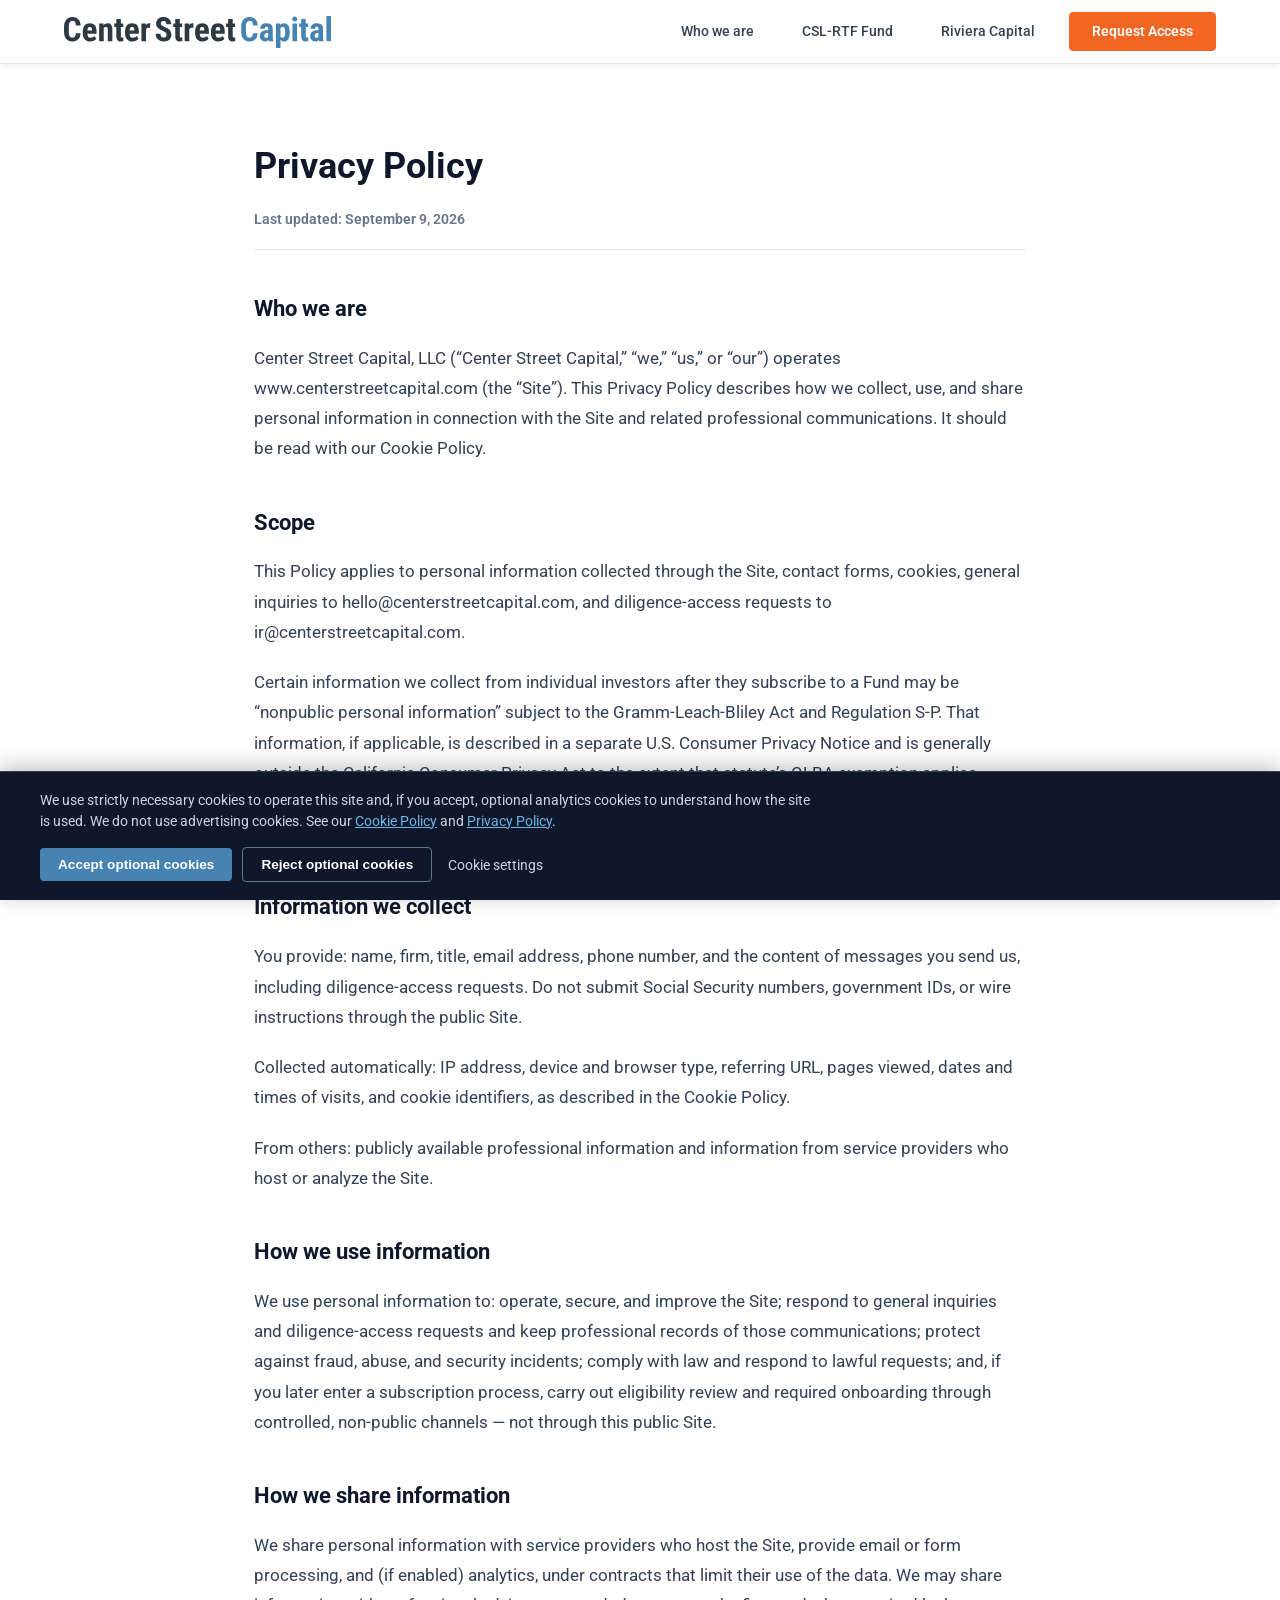
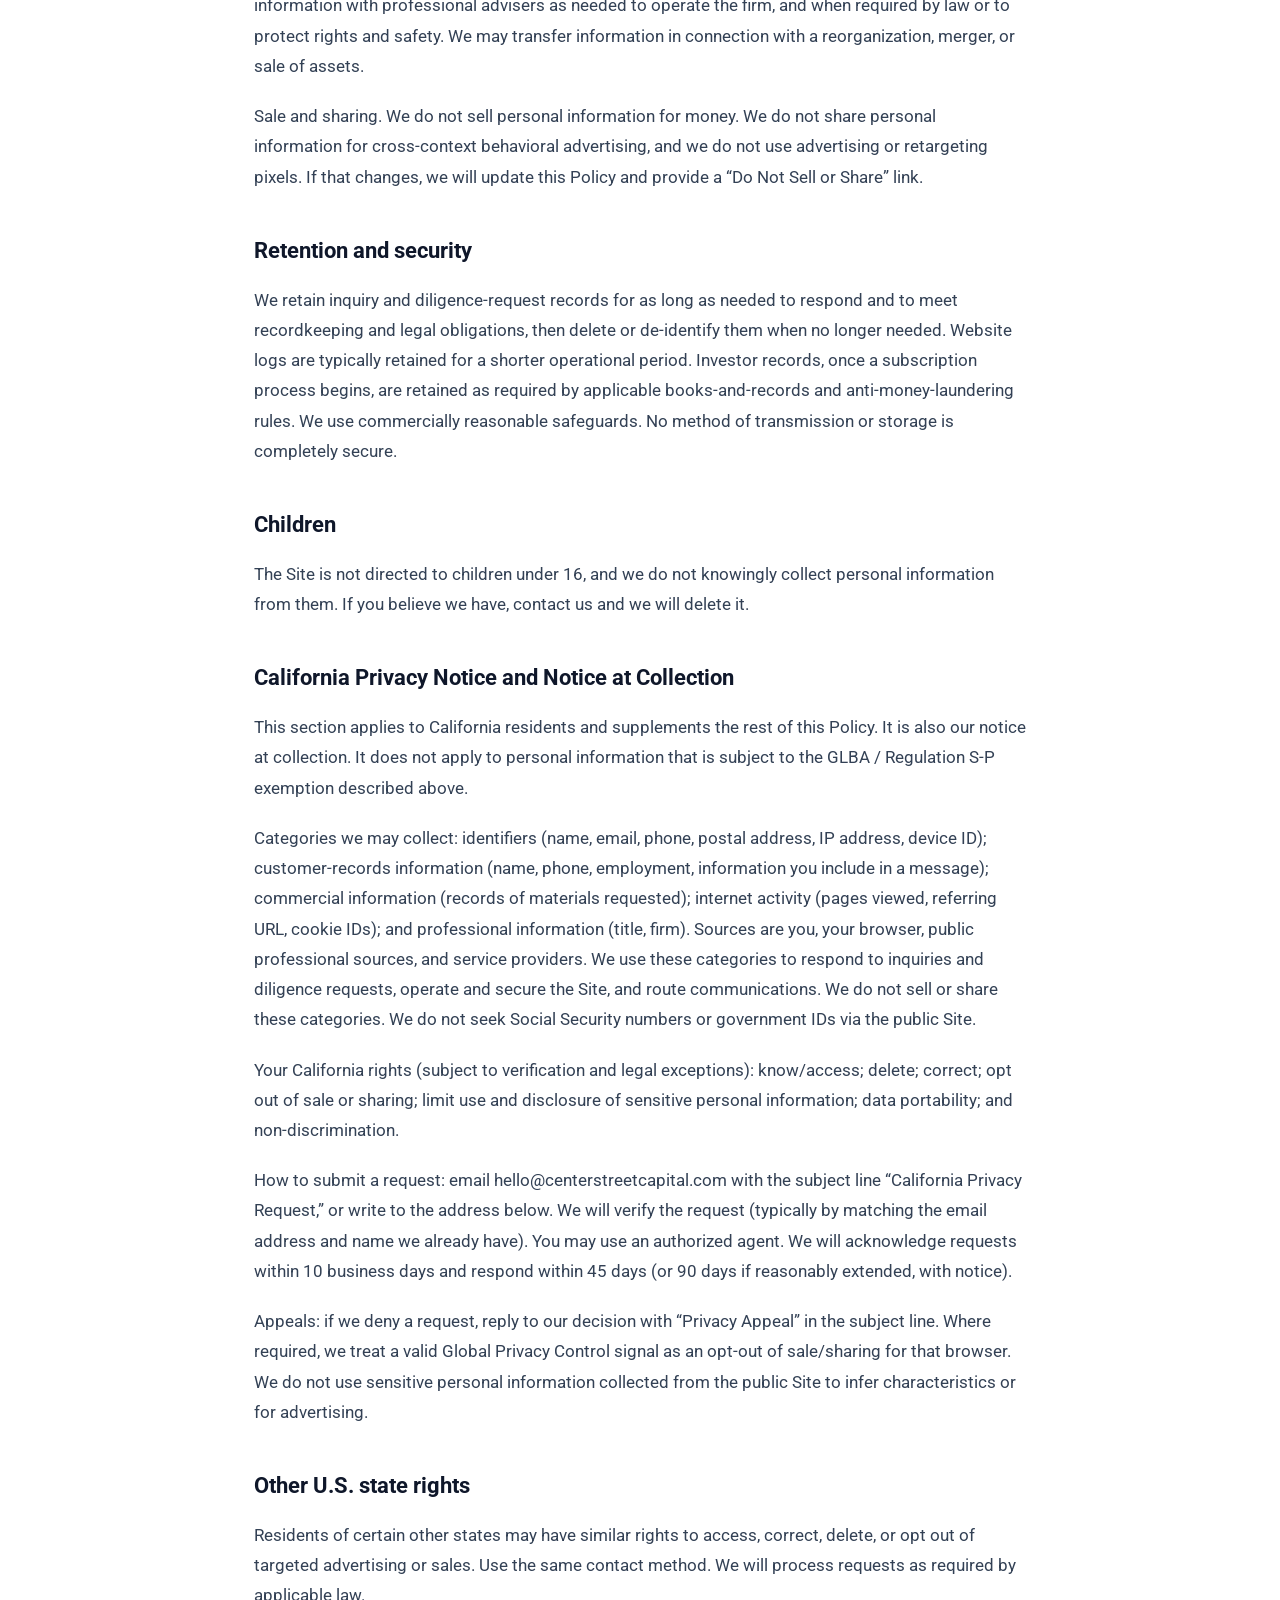
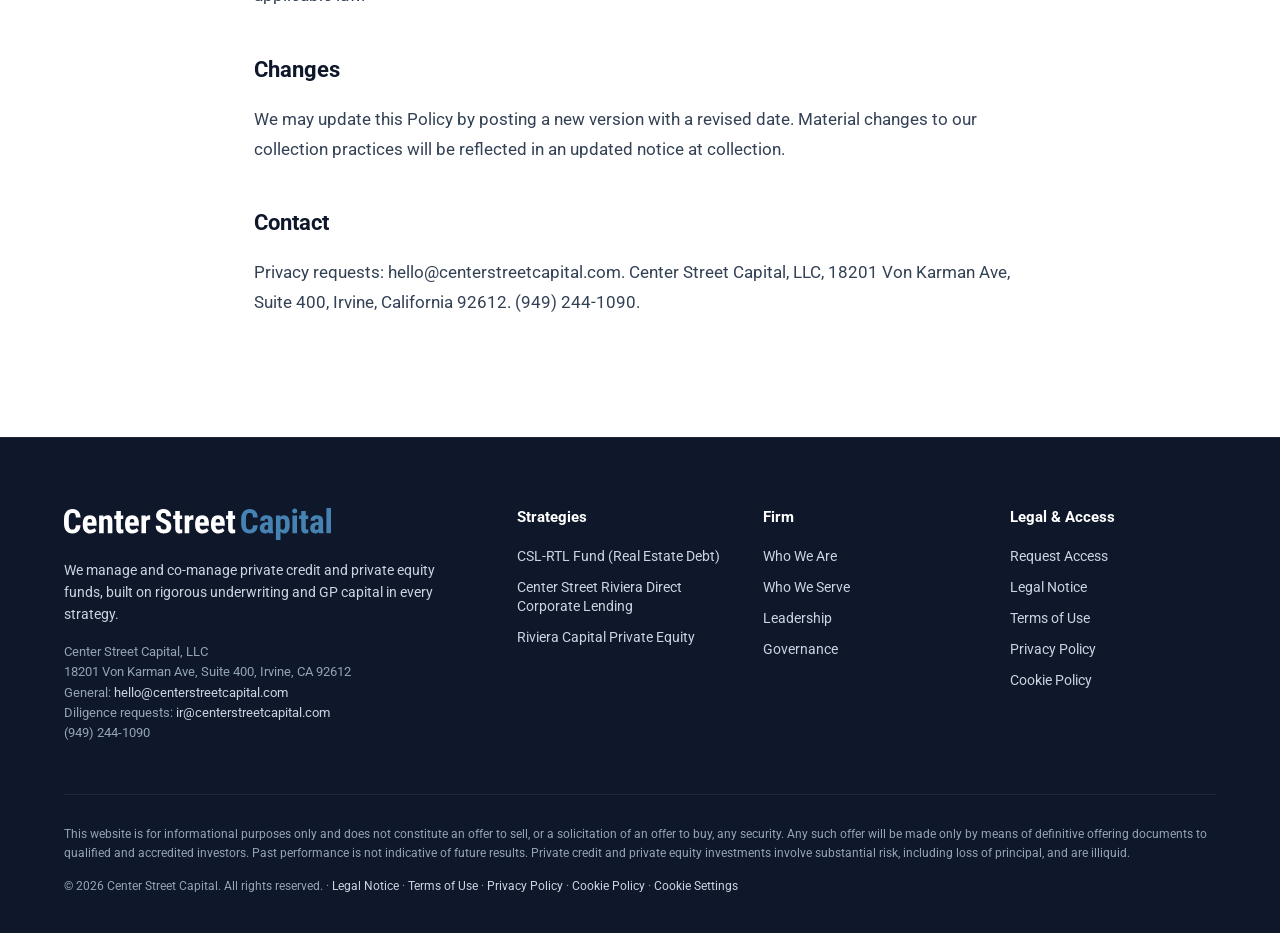
<file: privacy-policy.html>
<!DOCTYPE html>
<html lang="en">
<head>
    <meta charset="UTF-8">
    <meta name="viewport" content="width=device-width, initial-scale=1.0">
    <title>Privacy Policy | Center Street Capital</title>
    <meta name="description" content="Privacy Policy and California Privacy Notice for Center Street Capital, LLC. How we collect, use, and protect personal information.">
    
    <!-- Fonts -->
    <link rel="preconnect" href="https://fonts.googleapis.com">
    <link rel="preconnect" href="https://fonts.gstatic.com" crossorigin>
    <link href="https://fonts.googleapis.com/css2?family=Roboto:wght@300;400;500;700&display=swap" rel="stylesheet">
    
    <!-- Custom CSS -->
    <link rel="stylesheet" href="styles.css?v=4.30">
    <style>
        body {
            background-color: #ffffff !important;
            color: #0f172a !important;
        }
        .legal-content {
            max-width: 900px;
            margin: 0 auto;
            padding: 70px 5% 100px;
            color: #334155;
            line-height: 1.8;
            font-size: 1.05rem;
            background-color: #ffffff;
        }
        .legal-content h1 {
            font-size: 2.25rem;
            font-weight: 700;
            color: #0f172a;
            margin-bottom: 8px;
        }
        .legal-date {
            color: #64748b;
            font-size: 0.9rem;
            font-weight: 600;
            margin-bottom: 36px;
            border-bottom: 1px solid #e2e8f0;
            padding-bottom: 16px;
        }
        .legal-content h2 {
            font-size: 1.35rem;
            font-weight: 700;
            color: #0f172a;
            margin-top: 40px;
            margin-bottom: 14px;
        }
        .legal-content p {
            margin-bottom: 20px;
        }
    </style>
</head>
<body>

    <!-- Unified Navigation Header -->
    <header class="header-wrapper">
        <div class="nav-container" style="display: flex; align-items: center; justify-content: space-between;">
            <!-- Left: Logo -->
            <a href="./" class="logo" style="display: flex; align-items: center; text-decoration: none;">
                <img src="CS-Capital_Horiz_OnLight.svg" alt="Center Street Capital Logo" class="logo-image" style="height: 32px; width: auto; object-fit: contain;">
            </a>
            
            <!-- Right: Navigation Links (Desktop) -->
            <div class="desktop-nav" style="display: flex; align-items: center; gap: 20px;">
                <a href="who-we-are.html" class="nav-link" style="color: #334155; text-decoration: none; font-weight: 500; font-size: 0.9rem; padding: 6px 14px; border-radius: 6px; transition: all 0.2s;">Who we are</a>
                <a href="csl-rtf-fund.html" class="nav-link" style="color: #334155; text-decoration: none; font-weight: 500; font-size: 0.9rem; padding: 6px 14px; border-radius: 6px; transition: all 0.2s;">CSL-RTF Fund</a>
                <a href="riviera-capital.html" class="nav-link" style="color: #334155; text-decoration: none; font-weight: 500; font-size: 0.9rem; padding: 6px 14px; border-radius: 6px; transition: all 0.2s;">Riviera Capital</a>
                <a href="#" class="nav-btn request-access-btn" style="background-color: #f26522; color: #ffffff; padding: 10px 22px; border-radius: 4px; font-weight: 600; font-size: 0.9rem; text-decoration: none; transition: background-color 0.2s;">Request Access</a>
            </div>

            <!-- Hamburger Button (Mobile) -->
            <button class="hamburger-btn" aria-label="Toggle menu">
                <span></span>
                <span></span>
                <span></span>
            </button>
        </div>
    </header>

    <!-- Mobile Menu Overlay -->
    <div class="mobile-menu">
        <div class="mobile-menu-inner">
            <a href="who-we-are.html" class="mobile-nav-link">Who we are <span>&rarr;</span></a>
            <a href="csl-rtf-fund.html" class="mobile-nav-link">CSL-RTF Fund <span>&rarr;</span></a>
            <a href="riviera-capital.html" class="mobile-nav-link">Riviera Capital <span>&rarr;</span></a>
            <a href="#" class="nav-btn request-access-btn mobile-cta-btn">Request Access</a>
        </div>
    </div>

    <main class="legal-content">
        <h1>Privacy Policy</h1>
        <div class="legal-date">Last updated: September 9, 2026</div>

        <h2>Who we are</h2>
        <p>Center Street Capital, LLC (“Center Street Capital,” “we,” “us,” or “our”) operates www.centerstreetcapital.com (the “Site”). This Privacy Policy describes how we collect, use, and share personal information in connection with the Site and related professional communications. It should be read with our Cookie Policy.</p>

        <h2>Scope</h2>
        <p>This Policy applies to personal information collected through the Site, contact forms, cookies, general inquiries to hello@centerstreetcapital.com, and diligence-access requests to ir@centerstreetcapital.com.</p>
        <p>Certain information we collect from individual investors after they subscribe to a Fund may be “nonpublic personal information” subject to the Gramm-Leach-Bliley Act and Regulation S-P. That information, if applicable, is described in a separate U.S. Consumer Privacy Notice and is generally outside the California Consumer Privacy Act to the extent that statute’s GLBA exemption applies. Information about website visitors and people who have not entered a customer relationship is covered by this Policy.</p>

        <h2>Information we collect</h2>
        <p>You provide: name, firm, title, email address, phone number, and the content of messages you send us, including diligence-access requests. Do not submit Social Security numbers, government IDs, or wire instructions through the public Site.</p>
        <p>Collected automatically: IP address, device and browser type, referring URL, pages viewed, dates and times of visits, and cookie identifiers, as described in the Cookie Policy.</p>
        <p>From others: publicly available professional information and information from service providers who host or analyze the Site.</p>

        <h2>How we use information</h2>
        <p>We use personal information to: operate, secure, and improve the Site; respond to general inquiries and diligence-access requests and keep professional records of those communications; protect against fraud, abuse, and security incidents; comply with law and respond to lawful requests; and, if you later enter a subscription process, carry out eligibility review and required onboarding through controlled, non-public channels — not through this public Site.</p>

        <h2>How we share information</h2>
        <p>We share personal information with service providers who host the Site, provide email or form processing, and (if enabled) analytics, under contracts that limit their use of the data. We may share information with professional advisers as needed to operate the firm, and when required by law or to protect rights and safety. We may transfer information in connection with a reorganization, merger, or sale of assets.</p>
        <p>Sale and sharing. We do not sell personal information for money. We do not share personal information for cross-context behavioral advertising, and we do not use advertising or retargeting pixels. If that changes, we will update this Policy and provide a “Do Not Sell or Share” link.</p>

        <h2>Retention and security</h2>
        <p>We retain inquiry and diligence-request records for as long as needed to respond and to meet recordkeeping and legal obligations, then delete or de-identify them when no longer needed. Website logs are typically retained for a shorter operational period. Investor records, once a subscription process begins, are retained as required by applicable books-and-records and anti-money-laundering rules. We use commercially reasonable safeguards. No method of transmission or storage is completely secure.</p>

        <h2>Children</h2>
        <p>The Site is not directed to children under 16, and we do not knowingly collect personal information from them. If you believe we have, contact us and we will delete it.</p>

        <h2>California Privacy Notice and Notice at Collection</h2>
        <p>This section applies to California residents and supplements the rest of this Policy. It is also our notice at collection. It does not apply to personal information that is subject to the GLBA / Regulation S-P exemption described above.</p>
        <p>Categories we may collect: identifiers (name, email, phone, postal address, IP address, device ID); customer-records information (name, phone, employment, information you include in a message); commercial information (records of materials requested); internet activity (pages viewed, referring URL, cookie IDs); and professional information (title, firm). Sources are you, your browser, public professional sources, and service providers. We use these categories to respond to inquiries and diligence requests, operate and secure the Site, and route communications. We do not sell or share these categories. We do not seek Social Security numbers or government IDs via the public Site.</p>
        <p>Your California rights (subject to verification and legal exceptions): know/access; delete; correct; opt out of sale or sharing; limit use and disclosure of sensitive personal information; data portability; and non-discrimination.</p>
        <p>How to submit a request: email hello@centerstreetcapital.com with the subject line “California Privacy Request,” or write to the address below. We will verify the request (typically by matching the email address and name we already have). You may use an authorized agent. We will acknowledge requests within 10 business days and respond within 45 days (or 90 days if reasonably extended, with notice).</p>
        <p>Appeals: if we deny a request, reply to our decision with “Privacy Appeal” in the subject line. Where required, we treat a valid Global Privacy Control signal as an opt-out of sale/sharing for that browser. We do not use sensitive personal information collected from the public Site to infer characteristics or for advertising.</p>

        <h2>Other U.S. state rights</h2>
        <p>Residents of certain other states may have similar rights to access, correct, delete, or opt out of targeted advertising or sales. Use the same contact method. We will process requests as required by applicable law.</p>

        <h2>Changes</h2>
        <p>We may update this Policy by posting a new version with a revised date. Material changes to our collection practices will be reflected in an updated notice at collection.</p>

        <h2>Contact</h2>
        <p>Privacy requests: hello@centerstreetcapital.com. Center Street Capital, LLC, 18201 Von Karman Ave, Suite 400, Irvine, California 92612. (949) 244-1090.</p>
    </main>

    <!-- Footer -->
    <footer style="background-color: #0f172a; color: #cbd5e1; padding: 70px 0 40px; border-top: 1px solid #1e293b;">
        <div class="container">
            <div style="display: grid; grid-template-columns: 2fr 1fr 1fr 1fr; gap: 40px; margin-bottom: 50px;">
                <!-- Column 1 -->
                <div>
                    <a href="./" style="display: flex; align-items: center; text-decoration: none; margin-bottom: 20px;">
                        <img src="CS-Capital_Horiz_OnDark.svg" alt="Center Street Capital Logo" style="height: 32px; width: auto; object-fit: contain;">
                    </a>
                    <p style="color: #cbd5e1; font-size: 0.85rem; line-height: 1.6; margin: 0 0 16px 0; max-width: 380px;">We manage and co-manage private credit and private equity funds, built on rigorous underwriting and GP capital in every strategy.</p>
                    <p style="color: #94a3b8; font-size: 0.8rem; line-height: 1.6; margin: 0;">Center Street Capital, LLC<br>18201 Von Karman Ave, Suite 400, Irvine, CA 92612<br>General: <a href="mailto:hello@centerstreetcapital.com" style="color: #cbd5e1; text-decoration: none;">hello@centerstreetcapital.com</a><br>Diligence requests: <a href="mailto:ir@centerstreetcapital.com" style="color: #cbd5e1; text-decoration: none;">ir@centerstreetcapital.com</a><br>(949) 244-1090</p>
                </div>
                <!-- Column 2 -->
                <div>
                    <h4 style="color: #ffffff; font-weight: 700; margin: 0 0 20px 0; font-size: 0.95rem;">Strategies</h4>
                    <ul style="list-style: none; padding: 0; margin: 0;">
                        <li style="margin-bottom: 12px;"><a href="csl-rtf-fund.html" style="color: #cbd5e1; text-decoration: none; font-size: 0.85rem; transition: color 0.2s;">CSL-RTL Fund (Real Estate Debt)</a></li>
                        <li style="margin-bottom: 12px;"><a href="riviera-capital.html" style="color: #cbd5e1; text-decoration: none; font-size: 0.85rem; transition: color 0.2s;">Center Street Riviera Direct Corporate Lending</a></li>
                        <li><a href="riviera-capital.html" style="color: #cbd5e1; text-decoration: none; font-size: 0.85rem; transition: color 0.2s;">Riviera Capital Private Equity</a></li>
                    </ul>
                </div>
                <!-- Column 3 -->
                <div>
                    <h4 style="color: #ffffff; font-weight: 700; margin: 0 0 20px 0; font-size: 0.95rem;">Firm</h4>
                    <ul style="list-style: none; padding: 0; margin: 0;">
                        <li style="margin-bottom: 12px;"><a href="who-we-are.html" style="color: #cbd5e1; text-decoration: none; font-size: 0.85rem; transition: color 0.2s;">Who We Are</a></li>
                        <li style="margin-bottom: 12px;"><a href="./#who-we-serve" style="color: #cbd5e1; text-decoration: none; font-size: 0.85rem; transition: color 0.2s;">Who We Serve</a></li>
                        <li style="margin-bottom: 12px;"><a href="who-we-are.html#leadership" style="color: #cbd5e1; text-decoration: none; font-size: 0.85rem; transition: color 0.2s;">Leadership</a></li>
                        <li><a href="who-we-are.html#governance" style="color: #cbd5e1; text-decoration: none; font-size: 0.85rem; transition: color 0.2s;">Governance</a></li>
                    </ul>
                </div>
                <!-- Column 4 -->
                <div>
                    <h4 style="color: #ffffff; font-weight: 700; margin: 0 0 20px 0; font-size: 0.95rem;">Legal &amp; Access</h4>
                    <ul style="list-style: none; padding: 0; margin: 0;">
                        <li style="margin-bottom: 12px;"><a href="#" class="request-access-btn" style="color: #cbd5e1; text-decoration: none; font-size: 0.85rem; transition: color 0.2s;">Request Access</a></li>
                        <li style="margin-bottom: 12px;"><a href="legal-notice.html" style="color: #cbd5e1; text-decoration: none; font-size: 0.85rem; transition: color 0.2s;">Legal Notice</a></li>
                        <li style="margin-bottom: 12px;"><a href="terms-of-use.html" style="color: #cbd5e1; text-decoration: none; font-size: 0.85rem; transition: color 0.2s;">Terms of Use</a></li>
                        <li style="margin-bottom: 12px;"><a href="privacy-policy.html" style="color: #cbd5e1; text-decoration: none; font-size: 0.85rem; transition: color 0.2s;">Privacy Policy</a></li>
                        <li><a href="cookie-policy.html" style="color: #cbd5e1; text-decoration: none; font-size: 0.85rem; transition: color 0.2s;">Cookie Policy</a></li>
                    </ul>
                </div>
            </div>

            <div style="border-top: 1px solid #1e293b; padding-top: 30px;">
                <p style="margin: 0 0 16px 0; color: #94a3b8; font-size: 0.75rem; line-height: 1.6;">This website is for informational purposes only and does not constitute an offer to sell, or a solicitation of an offer to buy, any security. Any such offer will be made only by means of definitive offering documents to qualified and accredited investors. Past performance is not indicative of future results. Private credit and private equity investments involve substantial risk, including loss of principal, and are illiquid.</p>
                <p style="margin: 0; color: #94a3b8; font-size: 0.75rem;">&copy; 2026 Center Street Capital. All rights reserved. &middot; <a href="legal-notice.html" style="color: #cbd5e1; text-decoration: none;">Legal Notice</a> &middot; <a href="terms-of-use.html" style="color: #cbd5e1; text-decoration: none;">Terms of Use</a> &middot; <a href="privacy-policy.html" style="color: #cbd5e1; text-decoration: none;">Privacy Policy</a> &middot; <a href="cookie-policy.html" style="color: #cbd5e1; text-decoration: none;">Cookie Policy</a> &middot; <a href="#" id="open-cookie-settings" style="color: #cbd5e1; text-decoration: none;">Cookie Settings</a></p>
            </div>
        </div>
    </footer>

    <!-- Investor Type Modal -->
    <div id="investor-modal" class="modal">
        <div class="modal-content">
            <span class="close-modal">&times;</span>
            <div class="section-kicker" style="color: #f26522; font-weight: 700; font-size: 0.85rem; letter-spacing: 0.05em; text-transform: uppercase; margin-bottom: 16px;">// DILIGENCE MATERIALS</div>
            <h2 class="modal-title" style="margin-bottom: 16px;">Request Access to Diligence Materials</h2>
            <p style="color: #475569; font-size: 0.95rem; line-height: 1.6; margin-bottom: 24px;">Email <a href="mailto:ir@centerstreetcapital.com" style="color: #4683b3; font-weight: 600;">ir@centerstreetcapital.com</a>. A request is not an offer or a solicitation. We may grant or deny access in our discretion and may require confirmation of eligibility and a confidentiality agreement. Sending a request does not make you an investor or a client.</p>
            
            <div class="modal-grid">
                <div class="investor-card">
                    <h3>Institutional Investor</h3>
                    <p>You may represent or be a:</p>
                    <ul>
                        <li>Pension fund</li>
                        <li>Insurance provider</li>
                        <li>Investment consultant</li>
                    </ul>
                    <a href="mailto:ir@centerstreetcapital.com?subject=Diligence%20Access%20Request%20-%20Institutional" class="card-btn">Request Access</a>
                </div>
                <div class="investor-card">
                    <h3>Individual Investor</h3>
                    <p>You may be a:</p>
                    <ul>
                        <li>Private investor</li>
                        <li>Client of an investment advisor, wealth manager or private bank</li>
                    </ul>
                    <a href="mailto:ir@centerstreetcapital.com?subject=Diligence%20Access%20Request%20-%20Individual" class="card-btn">Request Access</a>
                </div>
                <div class="investor-card">
                    <h3>Financial Intermediary</h3>
                    <p>You may represent or be a:</p>
                    <ul>
                        <li>Registered investment advisor</li>
                        <li>Independent broker-dealer</li>
                        <li>Wirehouse</li>
                        <li>Wealth manager</li>
                        <li>Private bank</li>
                    </ul>
                    <a href="mailto:ir@centerstreetcapital.com?subject=Diligence%20Access%20Request%20-%20Intermediary" class="card-btn">Request Access</a>
                </div>
            </div>
        </div>
    </div>

    <!-- Cookie Banner -->
    <div id="cookie-banner" style="display: none; position: fixed; bottom: 0; left: 0; width: 100%; background-color: #0f172a; color: #cbd5e1; border-top: 1px solid #334155; padding: 18px 24px; z-index: 10000; box-shadow: 0 -4px 20px rgba(0,0,0,0.25);">
        <div style="max-width: 1200px; margin: 0 auto; display: flex; flex-wrap: wrap; align-items: center; justify-content: space-between; gap: 16px;">
            <p style="margin: 0; font-size: 0.85rem; line-height: 1.5; max-width: 780px;">We use strictly necessary cookies to operate this site and, if you accept, optional analytics cookies to understand how the site is used. We do not use advertising cookies. See our <a href="cookie-policy.html" style="color: #70b4e6; text-decoration: underline;">Cookie Policy</a> and <a href="privacy-policy.html" style="color: #70b4e6; text-decoration: underline;">Privacy Policy</a>.</p>
            <div style="display: flex; gap: 10px; align-items: center; flex-wrap: wrap;">
                <button id="accept-cookies" style="background-color: #4683b3; color: #ffffff; border: none; padding: 9px 18px; border-radius: 4px; font-weight: 600; font-size: 0.85rem; cursor: pointer;">Accept optional cookies</button>
                <button id="reject-cookies" style="background-color: transparent; border: 1px solid #64748b; color: #ffffff; padding: 9px 18px; border-radius: 4px; font-weight: 600; font-size: 0.85rem; cursor: pointer;">Reject optional cookies</button>
                <a href="cookie-policy.html" style="color: #cbd5e1; font-size: 0.85rem; text-decoration: none; margin-left: 6px;">Cookie settings</a>
            </div>
        </div>
    </div>

    <!-- Scripts -->
    <script src="script.js?v=4.00"></script>
</body>
</html>
</file>
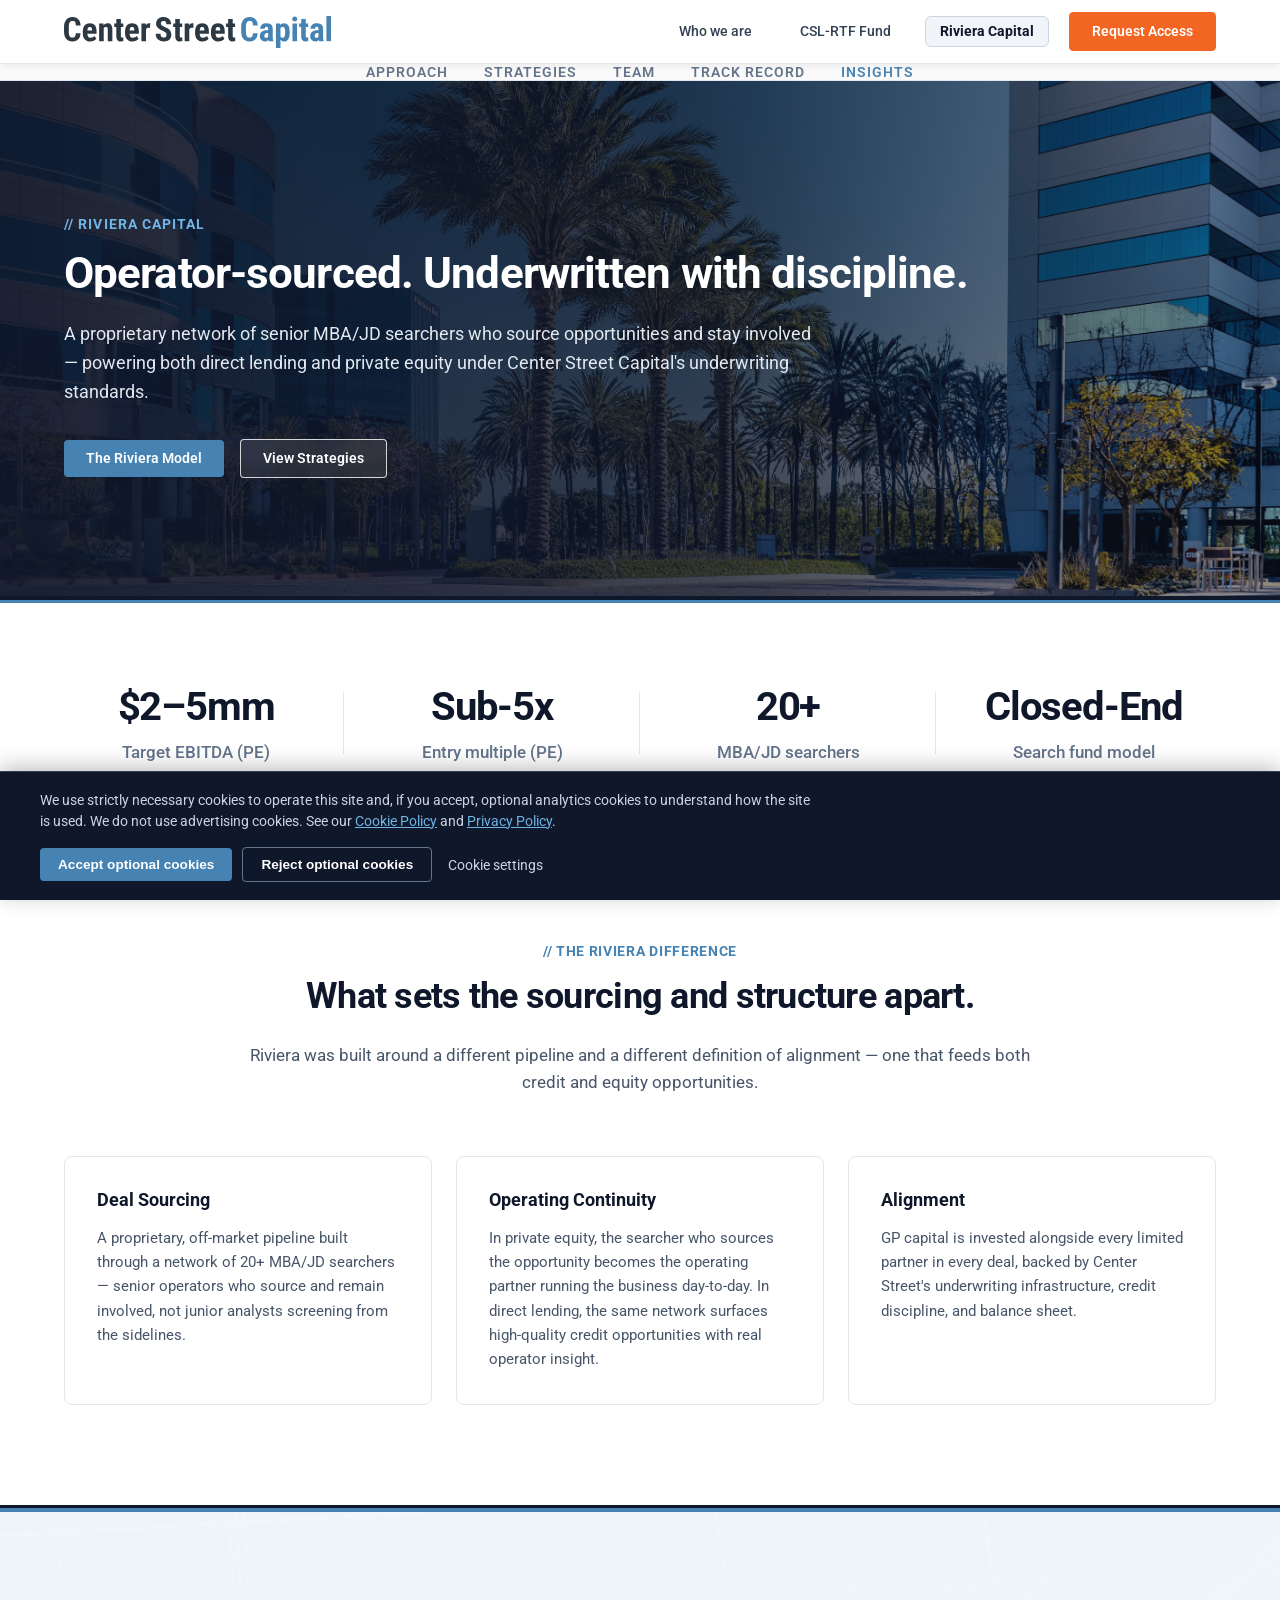
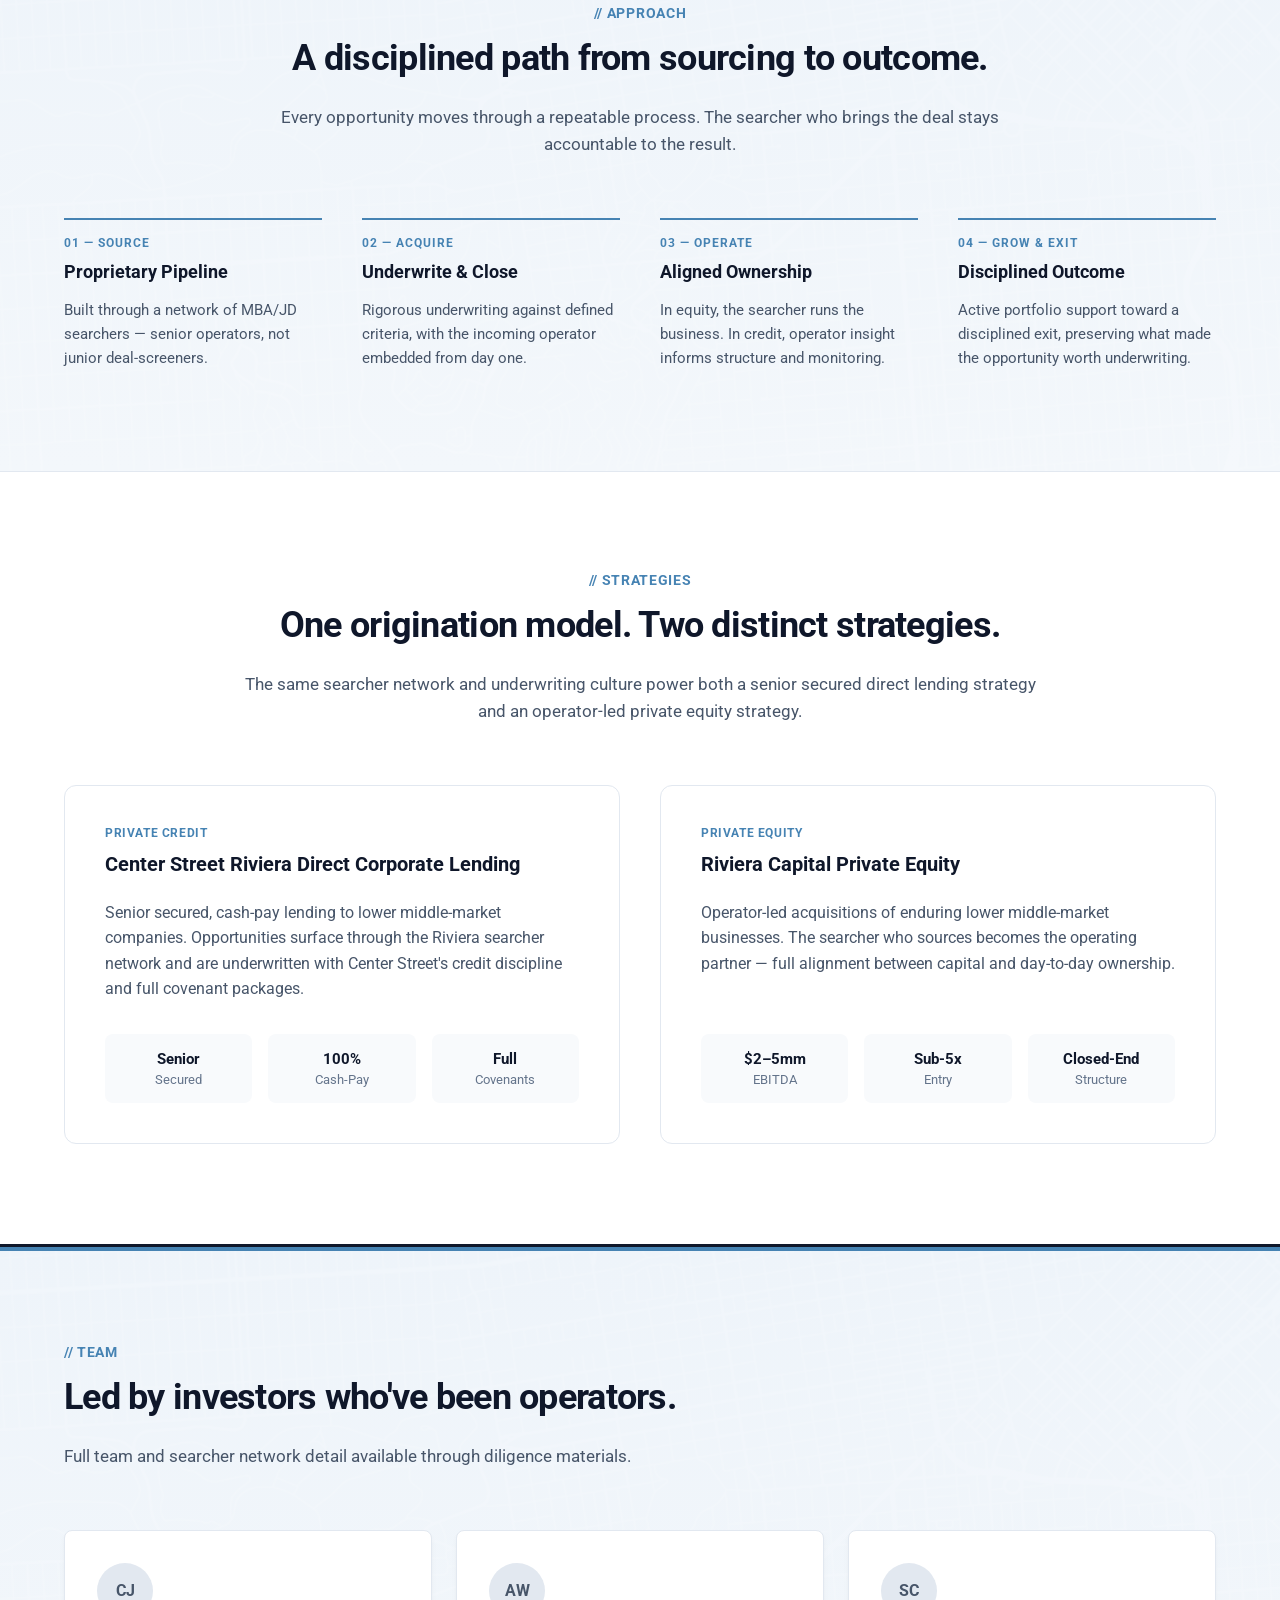
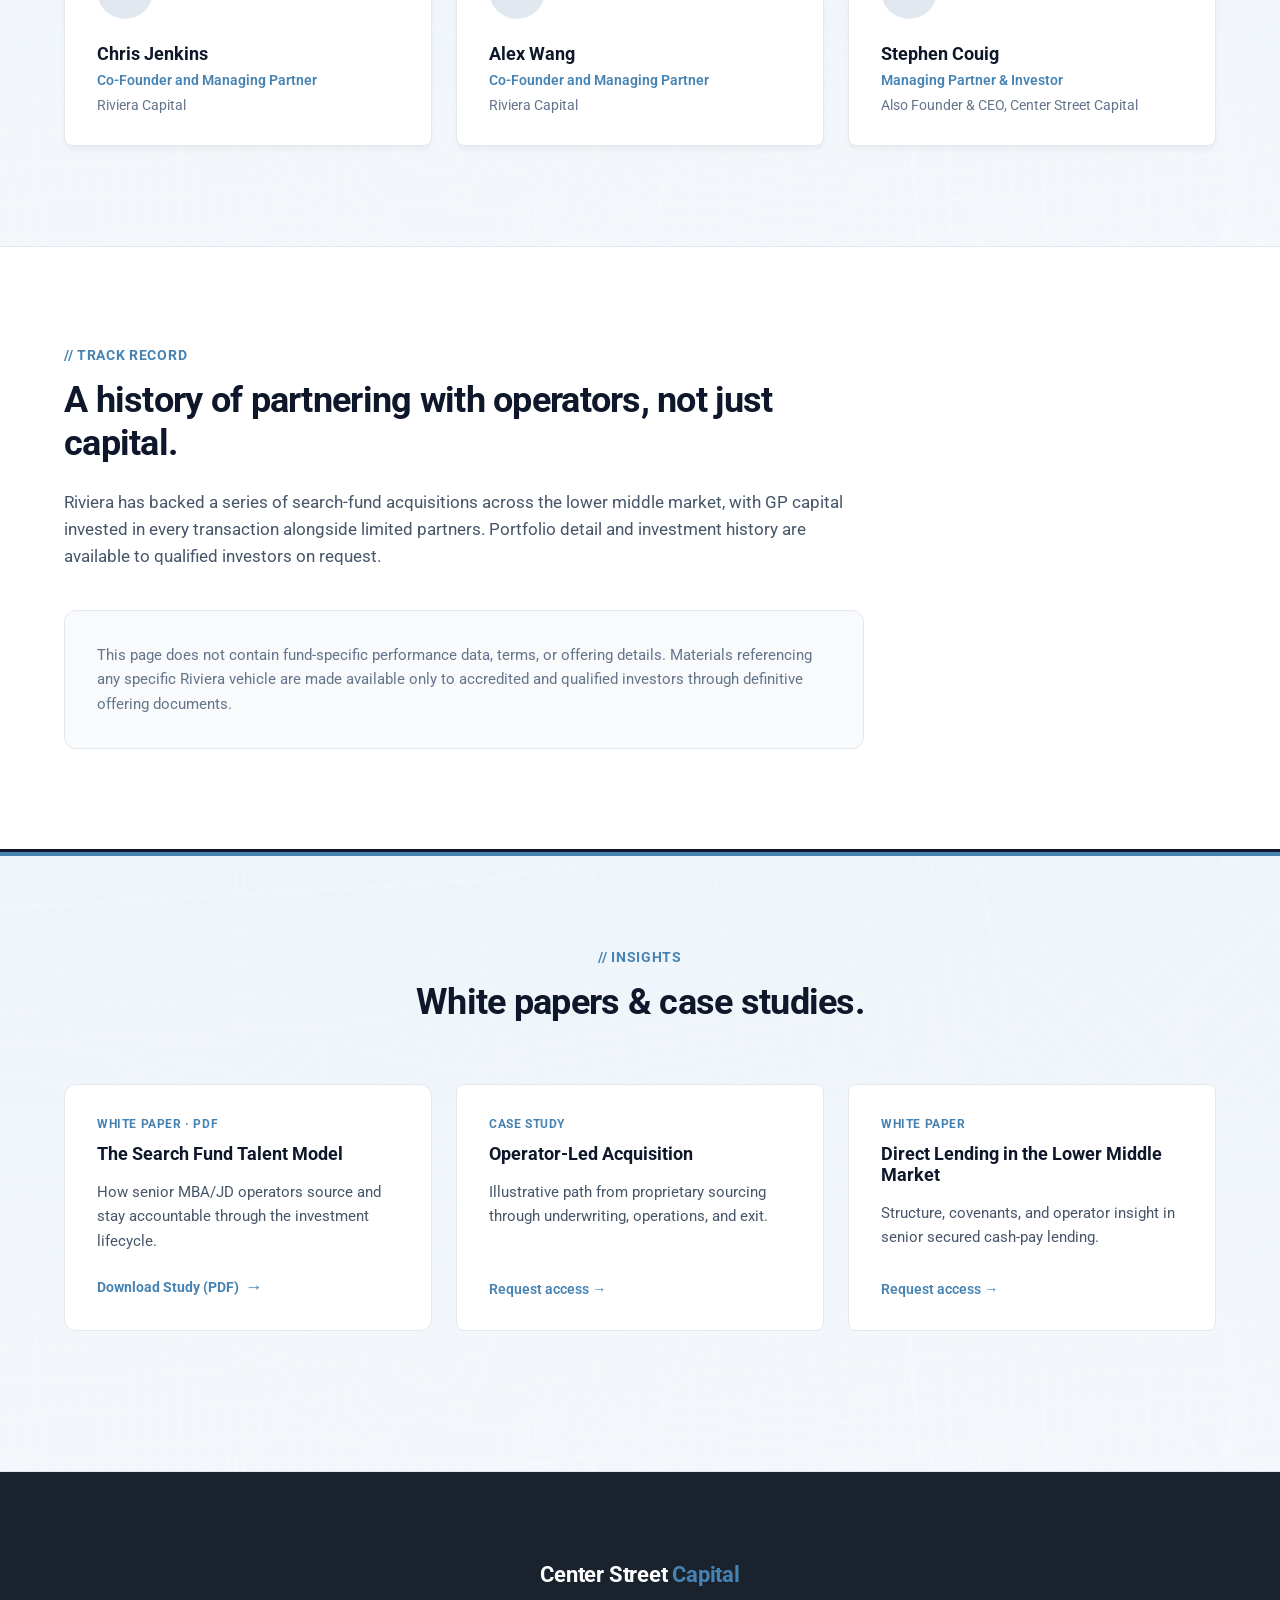
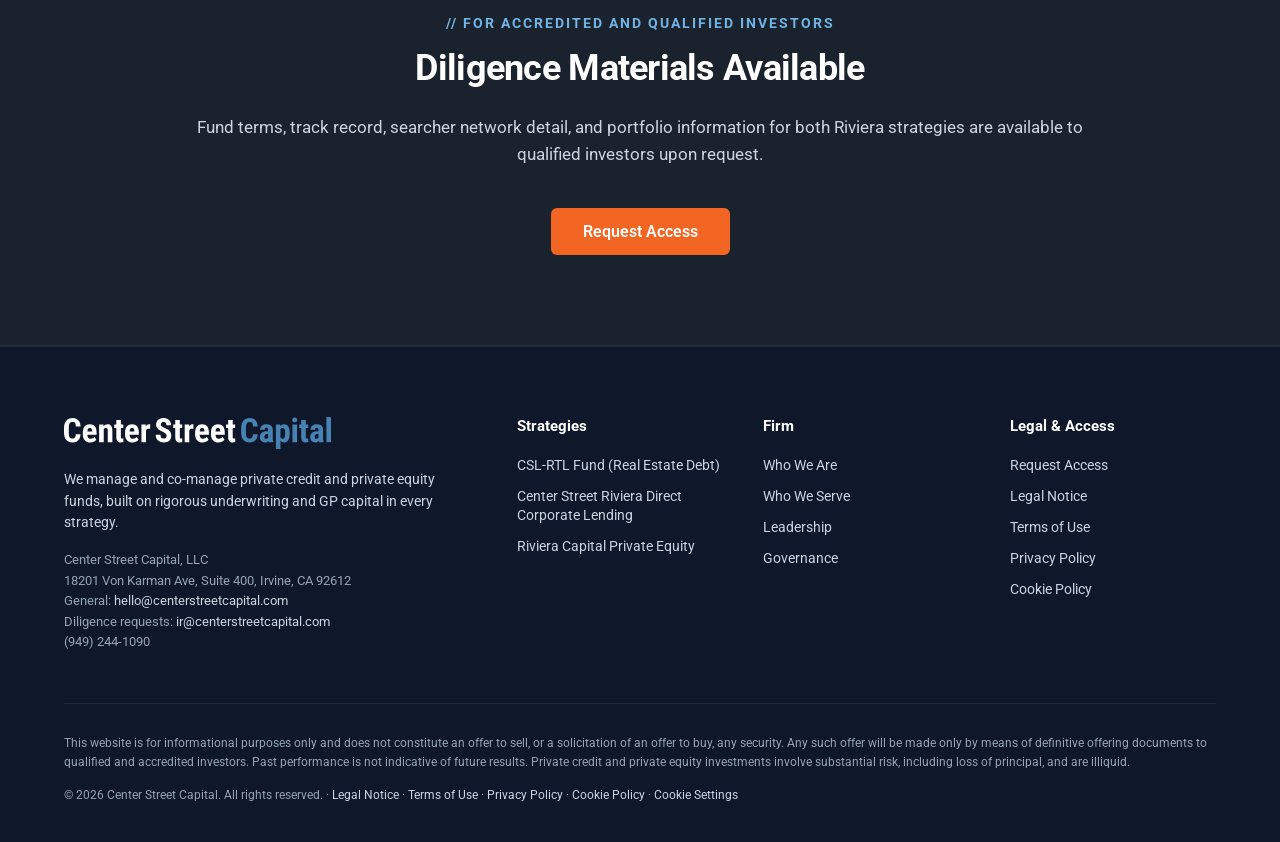
<file: riviera-capital.html>
<!DOCTYPE html>
<html lang="en">
<head>
    <meta charset="UTF-8">
    <meta name="viewport" content="width=device-width, initial-scale=1.0">
    <title>Riviera Capital | Private Equity &amp; Direct Corporate Lending | Center Street Capital</title>
    <meta name="description" content="Riviera Capital leverages a proprietary network of senior operators and searchers to power direct corporate lending and lower middle-market private equity investments.">
    <meta name="keywords" content="Riviera Capital, Private Equity, Direct Corporate Lending, Operator-Sourced, Lower Middle Market, Searcher Network">
    
    <!-- Open Graph / Social Media -->
    <meta property="og:type" content="website">
    <meta property="og:title" content="Riviera Capital | Private Equity &amp; Direct Corporate Lending | Center Street Capital">
    <meta property="og:description" content="Operator-sourced investments underwritten with discipline &mdash; powering both direct corporate lending and private equity strategies.">
    <meta property="og:url" content="https://centerstreetlending.github.io/investor/riviera-capital.html">
    <meta property="og:image" content="https://centerstreetlending.github.io/investor/pexels-tracvu-7109805.jpg">

    <!-- Fonts -->
    <link rel="preconnect" href="https://fonts.googleapis.com">
    <link rel="preconnect" href="https://fonts.gstatic.com" crossorigin>
    <link href="https://fonts.googleapis.com/css2?family=Roboto:wght@300;400;500;700&display=swap" rel="stylesheet">
    
    <!-- Custom CSS -->
    <link rel="stylesheet" href="styles.css?v=4.30">
</head>
<body>


    <!-- Unified Navigation Header -->
    <header class="header-wrapper">
        <div class="nav-container" style="display: flex; align-items: center; justify-content: space-between;">
            <!-- Left: Logo -->
            <a href="./" class="logo" style="display: flex; align-items: center; text-decoration: none;">
                <img src="CS-Capital_Horiz_OnLight.svg" alt="Center Street Capital Logo" class="logo-image" style="height: 32px; width: auto; object-fit: contain;">
            </a>
            
            <!-- Right: Navigation Links (Desktop) -->
            <div class="desktop-nav" style="display: flex; align-items: center; gap: 20px;">
                <a href="who-we-are.html" class="nav-link" style="color: #334155; text-decoration: none; font-weight: 500; font-size: 0.9rem; padding: 6px 14px; border-radius: 6px; transition: all 0.2s;">Who we are</a>
                <a href="csl-rtf-fund.html" class="nav-link" style="color: #334155; text-decoration: none; font-weight: 500; font-size: 0.9rem; padding: 6px 14px; border-radius: 6px; transition: all 0.2s;">CSL-RTF Fund</a>
                <a href="riviera-capital.html" class="nav-link active" style="color: #0f172a; text-decoration: none; font-weight: 700; font-size: 0.9rem; background-color: #f1f5f9; border: 1px solid #cbd5e1; border-radius: 6px; padding: 6px 14px; transition: all 0.2s;">Riviera Capital</a>
                <a href="#" class="nav-btn request-access-btn" style="background-color: #f26522; color: #ffffff; padding: 10px 22px; border-radius: 4px; font-weight: 600; font-size: 0.9rem; text-decoration: none; transition: background-color 0.2s;">Request Access</a>
            </div>

            <!-- Hamburger Button (Mobile) -->
            <button class="hamburger-btn" aria-label="Toggle menu">
                <span></span>
                <span></span>
                <span></span>
            </button>
        </div>
    </header>

    <!-- Mobile Menu Overlay -->
    <div class="mobile-menu">
        <div class="mobile-menu-inner">
            <a href="who-we-are.html" class="mobile-nav-link">Who we are <span>&rarr;</span></a>
            <a href="csl-rtf-fund.html" class="mobile-nav-link">CSL-RTF Fund <span>&rarr;</span></a>
            <a href="riviera-capital.html" class="mobile-nav-link active">Riviera Capital <span>&rarr;</span></a>
            <a href="#" class="nav-btn request-access-btn mobile-cta-btn">Request Access</a>
        </div>
    </div>


    <main>
        <!-- Secondary Navigation -->
        <div class="sub-nav">
            <div class="container sub-nav-container">
                <a href="#approach" class="sub-nav-link active">APPROACH</a>
                <a href="#strategies" class="sub-nav-link">STRATEGIES</a>
                <a href="#team" class="sub-nav-link">TEAM</a>
                <a href="#track-record" class="sub-nav-link">TRACK RECORD</a>
                <a href="#insights" class="sub-nav-link">INSIGHTS</a>
            </div>
        </div>

        <!-- About Hero Section -->
        <section class="about-hero">
            <div class="container">
                <div class="about-hero-content">
                    <div class="section-kicker about-kicker" style="color: #70b4e6; font-weight: 700; font-size: 0.85rem; letter-spacing: 0.08em; text-transform: uppercase; margin-bottom: 16px;">// RIVIERA CAPITAL</div>
                    <h1 class="about-title">Operator-sourced. Underwritten with discipline.</h1>
                    <p class="about-desc">A proprietary network of senior MBA/JD searchers who source opportunities and stay involved &mdash; powering both direct lending and private equity under Center Street Capital's underwriting standards.</p>
                    <div class="hero-buttons-group" style="display: flex; gap: 16px;">
                        <a href="#approach" class="btn-group-primary">The Riviera Model</a>
                        <a href="#strategies" class="btn-group-secondary">View Strategies</a>
                    </div>
                </div>
            </div>
        </section>
        <!-- Stats Section -->
        <section class="stats-section">
            <div class="container strategies-container">
                <div class="stats-grid">
                    <div class="stat-item">
                        <h4>$2–5mm</h4>
                        <p>Target EBITDA (PE)</p>
                    </div>
                    <div class="stat-item">
                        <h4>Sub-5x</h4>
                        <p>Entry multiple (PE)</p>
                    </div>
                    <div class="stat-item">
                        <h4>20+</h4>
                        <p>MBA/JD searchers</p>
                    </div>
                    <div class="stat-item">
                        <h4>Closed-End</h4>
                        <p>Search fund model</p>
                    </div>
                </div>
            </div>
        </section>

        <!-- Approach Section -->
        <section id="approach" style="padding: 100px 0; background-color: #ffffff; text-align: center;">
            <div class="container strategies-container">
                <div style="max-width: 800px; margin: 0 auto 60px auto;">
                    <div class="section-kicker" style="color: #4683b3; font-weight: 700; font-size: 0.85rem; letter-spacing: 0.05em; text-transform: uppercase; margin-bottom: 16px;">// THE RIVIERA DIFFERENCE</div>
                    <h2 style="font-size: 2.25rem; font-weight: 700; color: #0f172a; margin: 0 0 24px 0; line-height: 1.2; letter-spacing: -0.02em;">What sets the sourcing and structure apart.</h2>
                    <p style="font-size: 1.05rem; color: #475569; line-height: 1.6; margin: 0;">Riviera was built around a different pipeline and a different definition of alignment &mdash; one that feeds both credit and equity opportunities.</p>
                </div>
                
                <div class="grid-3-col" style="display: grid; grid-template-columns: repeat(3, 1fr); gap: 24px; text-align: left;">
                    <div style="border: 1px solid #e2e8f0; border-radius: 8px; padding: 32px; background-color: #ffffff;">
                        <h3 style="font-size: 1.15rem; font-weight: 700; color: #0f172a; margin: 0 0 16px 0;">Deal Sourcing</h3>
                        <p style="font-size: 0.95rem; color: #475569; line-height: 1.6; margin: 0;">A proprietary, off-market pipeline built through a network of 20+ MBA/JD searchers &mdash; senior operators who source and remain involved, not junior analysts screening from the sidelines.</p>
                    </div>
                    <div style="border: 1px solid #e2e8f0; border-radius: 8px; padding: 32px; background-color: #ffffff;">
                        <h3 style="font-size: 1.15rem; font-weight: 700; color: #0f172a; margin: 0 0 16px 0;">Operating Continuity</h3>
                        <p style="font-size: 0.95rem; color: #475569; line-height: 1.6; margin: 0;">In private equity, the searcher who sources the opportunity becomes the operating partner running the business day-to-day. In direct lending, the same network surfaces high-quality credit opportunities with real operator insight.</p>
                    </div>
                    <div style="border: 1px solid #e2e8f0; border-radius: 8px; padding: 32px; background-color: #ffffff;">
                        <h3 style="font-size: 1.15rem; font-weight: 700; color: #0f172a; margin: 0 0 16px 0;">Alignment</h3>
                        <p style="font-size: 0.95rem; color: #475569; line-height: 1.6; margin: 0;">GP capital is invested alongside every limited partner in every deal, backed by Center Street's underwriting infrastructure, credit discipline, and balance sheet.</p>
                    </div>
                </div>
            </div>
        </section>

        <!-- Process Section -->
        <section class="map-texture-section" style="padding: 100px 0; text-align: center;">
            <div class="container strategies-container">
                <div style="max-width: 800px; margin: 0 auto 60px auto;">
                    <div class="section-kicker" style="color: #4683b3; font-weight: 700; font-size: 0.85rem; letter-spacing: 0.05em; text-transform: uppercase; margin-bottom: 16px;">// APPROACH</div>
                    <h2 style="font-size: 2.25rem; font-weight: 700; color: #0f172a; margin: 0 0 24px 0; line-height: 1.2; letter-spacing: -0.02em;">A disciplined path from sourcing to outcome.</h2>
                    <p style="font-size: 1.05rem; color: #475569; line-height: 1.6; margin: 0;">Every opportunity moves through a repeatable process. The searcher who brings the deal stays accountable to the result.</p>
                </div>
                
                <div class="grid-4-col" style="display: grid; grid-template-columns: repeat(4, 1fr); gap: 40px; text-align: left;">
                    <!-- Column 1 -->
                    <div style="border-top: 2px solid #4683b3; padding-top: 16px;">
                        <div style="color: #4683b3; font-weight: 700; font-size: 0.75rem; letter-spacing: 1px; text-transform: uppercase; margin-bottom: 12px;">01 &mdash; Source</div>
                        <h3 style="font-size: 1.1rem; font-weight: 700; color: #0f172a; margin: 0 0 16px 0;">Proprietary Pipeline</h3>
                        <p style="font-size: 0.95rem; color: #475569; line-height: 1.6; margin: 0;">Built through a network of MBA/JD searchers &mdash; senior operators, not junior deal-screeners.</p>
                    </div>
                    <!-- Column 2 -->
                    <div style="border-top: 2px solid #4683b3; padding-top: 16px;">
                        <div style="color: #4683b3; font-weight: 700; font-size: 0.75rem; letter-spacing: 1px; text-transform: uppercase; margin-bottom: 12px;">02 &mdash; Acquire</div>
                        <h3 style="font-size: 1.1rem; font-weight: 700; color: #0f172a; margin: 0 0 16px 0;">Underwrite & Close</h3>
                        <p style="font-size: 0.95rem; color: #475569; line-height: 1.6; margin: 0;">Rigorous underwriting against defined criteria, with the incoming operator embedded from day one.</p>
                    </div>
                    <!-- Column 3 -->
                    <div style="border-top: 2px solid #4683b3; padding-top: 16px;">
                        <div style="color: #4683b3; font-weight: 700; font-size: 0.75rem; letter-spacing: 1px; text-transform: uppercase; margin-bottom: 12px;">03 &mdash; Operate</div>
                        <h3 style="font-size: 1.1rem; font-weight: 700; color: #0f172a; margin: 0 0 16px 0;">Aligned Ownership</h3>
                        <p style="font-size: 0.95rem; color: #475569; line-height: 1.6; margin: 0;">In equity, the searcher runs the business. In credit, operator insight informs structure and monitoring.</p>
                    </div>
                    <!-- Column 4 -->
                    <div style="border-top: 2px solid #4683b3; padding-top: 16px;">
                        <div style="color: #4683b3; font-weight: 700; font-size: 0.75rem; letter-spacing: 1px; text-transform: uppercase; margin-bottom: 12px;">04 &mdash; Grow & Exit</div>
                        <h3 style="font-size: 1.1rem; font-weight: 700; color: #0f172a; margin: 0 0 16px 0;">Disciplined Outcome</h3>
                        <p style="font-size: 0.95rem; color: #475569; line-height: 1.6; margin: 0;">Active portfolio support toward a disciplined exit, preserving what made the opportunity worth underwriting.</p>
                    </div>
                </div>
            </div>
        </section>

        <!-- Strategies Section -->
        <section id="strategies" style="padding: 100px 0; background-color: #ffffff;">
            <div class="container strategies-container">
                <div style="text-align: center; max-width: 800px; margin: 0 auto 60px auto;">
                    <div class="section-kicker" style="color: #4683b3; font-weight: 700; font-size: 0.85rem; letter-spacing: 0.05em; text-transform: uppercase; margin-bottom: 16px;">// STRATEGIES</div>
                    <h2 style="font-size: 2.25rem; font-weight: 700; color: #0f172a; margin: 0 0 24px 0; line-height: 1.2; letter-spacing: -0.02em;">One origination model. Two distinct strategies.</h2>
                    <p style="font-size: 1.05rem; color: #475569; line-height: 1.6; margin: 0;">The same searcher network and underwriting culture power both a senior secured direct lending strategy and an operator-led private equity strategy.</p>
                </div>
                
                <div class="grid-2-col" style="display: grid; grid-template-columns: 1fr 1fr; gap: 40px;">
                    <!-- Strategy Card 1 -->
                    <div style="background: #ffffff; border: 1px solid #e2e8f0; border-radius: 12px; padding: 40px; display: flex; flex-direction: column;">
                        <div style="color: #4683b3; font-weight: 700; font-size: 0.75rem; letter-spacing: 0.05em; text-transform: uppercase; margin-bottom: 12px;">PRIVATE CREDIT</div>
                        <h3 style="font-size: 1.25rem; font-weight: 700; color: #0f172a; margin: 0 0 24px 0;">Center Street Riviera Direct Corporate Lending</h3>
                        <p style="font-size: 1rem; color: #475569; line-height: 1.6; margin: 0 0 32px 0; flex-grow: 1;">Senior secured, cash-pay lending to lower middle-market companies. Opportunities surface through the Riviera searcher network and are underwritten with Center Street's credit discipline and full covenant packages.</p>
                        
                        <div style="display: grid; grid-template-columns: repeat(3, 1fr); gap: 16px;">
                            <div style="background: #f8fafc; border-radius: 8px; padding: 16px; text-align: center;">
                                <div style="font-weight: 700; color: #0f172a; font-size: 0.95rem; margin-bottom: 4px;">Senior</div>
                                <div style="color: #64748b; font-size: 0.8rem;">Secured</div>
                            </div>
                            <div style="background: #f8fafc; border-radius: 8px; padding: 16px; text-align: center;">
                                <div style="font-weight: 700; color: #0f172a; font-size: 0.95rem; margin-bottom: 4px;">100%</div>
                                <div style="color: #64748b; font-size: 0.8rem;">Cash-Pay</div>
                            </div>
                            <div style="background: #f8fafc; border-radius: 8px; padding: 16px; text-align: center;">
                                <div style="font-weight: 700; color: #0f172a; font-size: 0.95rem; margin-bottom: 4px;">Full</div>
                                <div style="color: #64748b; font-size: 0.8rem;">Covenants</div>
                            </div>
                        </div>
                    </div>
                    
                    <!-- Strategy Card 2 -->
                    <div style="background: #ffffff; border: 1px solid #e2e8f0; border-radius: 12px; padding: 40px; display: flex; flex-direction: column;">
                        <div style="color: #4683b3; font-weight: 700; font-size: 0.75rem; letter-spacing: 0.05em; text-transform: uppercase; margin-bottom: 12px;">PRIVATE EQUITY</div>
                        <h3 style="font-size: 1.25rem; font-weight: 700; color: #0f172a; margin: 0 0 24px 0;">Riviera Capital Private Equity</h3>
                        <p style="font-size: 1rem; color: #475569; line-height: 1.6; margin: 0 0 32px 0; flex-grow: 1;">Operator-led acquisitions of enduring lower middle-market businesses. The searcher who sources becomes the operating partner &mdash; full alignment between capital and day-to-day ownership.</p>
                        
                        <div style="display: grid; grid-template-columns: repeat(3, 1fr); gap: 16px;">
                            <div style="background: #f8fafc; border-radius: 8px; padding: 16px; text-align: center;">
                                <div style="font-weight: 700; color: #0f172a; font-size: 0.95rem; margin-bottom: 4px;">$2&ndash;5mm</div>
                                <div style="color: #64748b; font-size: 0.8rem;">EBITDA</div>
                            </div>
                            <div style="background: #f8fafc; border-radius: 8px; padding: 16px; text-align: center;">
                                <div style="font-weight: 700; color: #0f172a; font-size: 0.95rem; margin-bottom: 4px;">Sub-5x</div>
                                <div style="color: #64748b; font-size: 0.8rem;">Entry</div>
                            </div>
                            <div style="background: #f8fafc; border-radius: 8px; padding: 16px; text-align: center;">
                                <div style="font-weight: 700; color: #0f172a; font-size: 0.95rem; margin-bottom: 4px;">Closed-End</div>
                                <div style="color: #64748b; font-size: 0.8rem;">Structure</div>
                            </div>
                        </div>
                    </div>
                </div>
            </div>
        </section>

        <!-- Team Section -->
        <section id="team" class="map-texture-section" style="padding: 100px 0; text-align: left;">
            <div class="container strategies-container">
                <div style="max-width: 800px; margin-bottom: 60px;">
                    <div class="section-kicker" style="color: #4683b3; font-weight: 700; font-size: 0.85rem; letter-spacing: 0.05em; text-transform: uppercase; margin-bottom: 16px;">// TEAM</div>
                    <h2 style="font-size: 2.25rem; font-weight: 700; color: #0f172a; margin: 0 0 24px 0; line-height: 1.2; letter-spacing: -0.02em;">Led by investors who've been operators.</h2>
                    <p style="font-size: 1.05rem; color: #475569; line-height: 1.6; margin: 0;">Full team and searcher network detail available through diligence materials.</p>
                </div>
                
                <div class="grid-3-col" style="display: grid; grid-template-columns: repeat(3, 1fr); gap: 24px;">
                    <!-- Card 1 -->
                    <div style="background-color: #ffffff; border: 1px solid #e2e8f0; border-radius: 8px; padding: 32px; box-shadow: 0 4px 6px -1px rgba(0, 0, 0, 0.05);">
                        <div style="width: 56px; height: 56px; background-color: #e2e8f0; border-radius: 50%; display: flex; align-items: center; justify-content: center; color: #475569; font-weight: 700; font-size: 1rem; margin-bottom: 24px;">CJ</div>
                        <h3 style="font-size: 1.15rem; font-weight: 700; color: #0f172a; margin: 0 0 8px 0;">Chris Jenkins</h3>
                        <div style="color: #4683b3; font-size: 0.9rem; font-weight: 600; margin-bottom: 8px;">Co-Founder and Managing Partner</div>
                        <div style="color: #64748b; font-size: 0.85rem;">Riviera Capital</div>
                    </div>
                    <!-- Card 2 -->
                    <div style="background-color: #ffffff; border: 1px solid #e2e8f0; border-radius: 8px; padding: 32px; box-shadow: 0 4px 6px -1px rgba(0, 0, 0, 0.05);">
                        <div style="width: 56px; height: 56px; background-color: #e2e8f0; border-radius: 50%; display: flex; align-items: center; justify-content: center; color: #475569; font-weight: 700; font-size: 1rem; margin-bottom: 24px;">AW</div>
                        <h3 style="font-size: 1.15rem; font-weight: 700; color: #0f172a; margin: 0 0 8px 0;">Alex Wang</h3>
                        <div style="color: #4683b3; font-size: 0.9rem; font-weight: 600; margin-bottom: 8px;">Co-Founder and Managing Partner</div>
                        <div style="color: #64748b; font-size: 0.85rem;">Riviera Capital</div>
                    </div>
                    <!-- Card 3 -->
                    <div style="background-color: #ffffff; border: 1px solid #e2e8f0; border-radius: 8px; padding: 32px; box-shadow: 0 4px 6px -1px rgba(0, 0, 0, 0.05);">
                        <div style="width: 56px; height: 56px; background-color: #e2e8f0; border-radius: 50%; display: flex; align-items: center; justify-content: center; color: #475569; font-weight: 700; font-size: 1rem; margin-bottom: 24px;">SC</div>
                        <h3 style="font-size: 1.15rem; font-weight: 700; color: #0f172a; margin: 0 0 8px 0;">Stephen Couig</h3>
                        <div style="color: #4683b3; font-size: 0.9rem; font-weight: 600; margin-bottom: 8px;">Managing Partner & Investor</div>
                        <div style="color: #64748b; font-size: 0.85rem;">Also Founder & CEO, Center Street Capital</div>
                    </div>
                </div>
            </div>
        </section>

        <!-- Track Record Section -->
        <section id="track-record" style="padding: 100px 0; background-color: #ffffff; text-align: left;">
            <div class="container strategies-container">
                <div style="max-width: 800px;">
                    <div class="section-kicker" style="color: #4683b3; font-weight: 700; font-size: 0.85rem; letter-spacing: 0.05em; text-transform: uppercase; margin-bottom: 16px;">// TRACK RECORD</div>
                    <h2 style="font-size: 2.25rem; font-weight: 700; color: #0f172a; margin: 0 0 24px 0; line-height: 1.2; letter-spacing: -0.02em;">A history of partnering with operators, not just capital.</h2>
                    <p style="font-size: 1.05rem; color: #475569; line-height: 1.6; margin: 0 0 40px 0;">Riviera has backed a series of search-fund acquisitions across the lower middle market, with GP capital invested in every transaction alongside limited partners. Portfolio detail and investment history are available to qualified investors on request.</p>
                    
                    <div style="background-color: #f8fafc; border: 1px solid #e2e8f0; border-radius: 12px; padding: 32px; margin-top: 40px;">
                        <p style="font-size: 0.95rem; color: #64748b; margin: 0; line-height: 1.6;">This page does not contain fund-specific performance data, terms, or offering details. Materials referencing any specific Riviera vehicle are made available only to accredited and qualified investors through definitive offering documents.</p>
                    </div>
                </div>
            </div>
        </section>

        <!-- Insights Section -->
        <section id="insights" class="map-texture-section" style="padding: 100px 0; text-align: center;">
            <div class="container strategies-container">
                <div style="max-width: 800px; margin: 0 auto 60px auto;">
                    <div class="section-kicker" style="color: #4683b3; font-weight: 700; font-size: 0.85rem; letter-spacing: 0.05em; text-transform: uppercase; margin-bottom: 16px;">// INSIGHTS</div>
                    <h2 style="font-size: 2.25rem; font-weight: 700; color: #0f172a; margin: 0; line-height: 1.2; letter-spacing: -0.02em;">White papers & case studies.</h2>
                </div>
                
                <div class="grid-3-col" style="display: grid; grid-template-columns: repeat(3, 1fr); gap: 24px; margin-bottom: 40px; text-align: left;">
                    <!-- Card 1 -->
                    <a href="Stanford 2026 Search Fund Study.pdf" download="Stanford 2026 Search Fund Study.pdf" target="_blank" style="background-color: #ffffff; border: 1px solid #e2e8f0; border-radius: 12px; padding: 32px; display: flex; flex-direction: column; text-decoration: none; color: inherit; transition: transform 0.25s ease, box-shadow 0.25s ease, border-color 0.25s ease; cursor: pointer;" class="whitepaper-card">
                        <div style="color: #4683b3; font-weight: 700; font-size: 0.75rem; letter-spacing: 0.05em; text-transform: uppercase; margin-bottom: 12px;">WHITE PAPER &middot; PDF</div>
                        <h3 style="font-size: 1.15rem; font-weight: 700; color: #0f172a; margin: 0 0 16px 0;">The Search Fund Talent Model</h3>
                        <p style="font-size: 0.95rem; color: #475569; line-height: 1.6; margin: 0 0 24px 0;">How senior MBA/JD operators source and stay accountable through the investment lifecycle.</p>
                        <div style="margin-top: auto; color: #4683b3; font-weight: 700; font-size: 0.9rem; display: inline-flex; align-items: center; gap: 6px;">
                            <span>Download Study (PDF)</span>
                            <span style="font-size: 1.1rem;">&rarr;</span>
                        </div>
                    </a>
                    <!-- Card 2 -->
                    <div style="background-color: #ffffff; border: 1px solid #e2e8f0; border-radius: 8px; padding: 32px; display: flex; flex-direction: column;">
                        <div style="color: #4683b3; font-weight: 700; font-size: 0.75rem; letter-spacing: 0.05em; text-transform: uppercase; margin-bottom: 12px;">CASE STUDY</div>
                        <h3 style="font-size: 1.15rem; font-weight: 700; color: #0f172a; margin: 0 0 16px 0;">Operator-Led Acquisition</h3>
                        <p style="font-size: 0.95rem; color: #475569; line-height: 1.6; margin: 0 0 24px 0;">Illustrative path from proprietary sourcing through underwriting, operations, and exit.</p>
                        <a href="#" class="request-access-btn" style="margin-top: auto; color: #4683b3; text-decoration: none; font-weight: 600; font-size: 0.9rem;">Request access &rarr;</a>
                    </div>
                    <!-- Card 3 -->
                    <div style="background-color: #ffffff; border: 1px solid #e2e8f0; border-radius: 8px; padding: 32px; display: flex; flex-direction: column;">
                        <div style="color: #4683b3; font-weight: 700; font-size: 0.75rem; letter-spacing: 0.05em; text-transform: uppercase; margin-bottom: 12px;">WHITE PAPER</div>
                        <h3 style="font-size: 1.15rem; font-weight: 700; color: #0f172a; margin: 0 0 16px 0;">Direct Lending in the Lower Middle Market</h3>
                        <p style="font-size: 0.95rem; color: #475569; line-height: 1.6; margin: 0 0 24px 0;">Structure, covenants, and operator insight in senior secured cash-pay lending.</p>
                        <a href="#" class="request-access-btn" style="margin-top: auto; color: #4683b3; text-decoration: none; font-weight: 600; font-size: 0.9rem;">Request access &rarr;</a>
                    </div>
                </div>
            </div>
        </section>

        <!-- Diligence Materials Section -->
        <section style="padding: 90px 0; background-color: #1a222e; text-align: center; color: #ffffff; border-bottom: 1px solid #242e3e;">
            <div class="container strategies-container" style="max-width: 1000px; margin: 0 auto;">
                <div style="font-size: 1.35rem; font-weight: 700; color: #ffffff; margin-bottom: 28px; letter-spacing: -0.01em;">Center Street <span style="color: #4683b3;">Capital</span></div>
                <div class="section-kicker" style="color: #70b4e6; font-weight: 700; font-size: 0.85rem; letter-spacing: 2px; text-transform: uppercase; margin-bottom: 16px;">// FOR ACCREDITED AND QUALIFIED INVESTORS</div>
                <h2 style="font-size: 2.25rem; font-weight: 700; margin: 0 0 24px 0; line-height: 1.2; letter-spacing: -0.02em; color: #ffffff;">Diligence Materials Available</h2>
                <p style="font-size: 1.05rem; color: #cbd5e1; line-height: 1.6; margin: 0 auto 40px auto; max-width: 900px;">Fund terms, track record, searcher network detail, and portfolio information for both Riviera strategies are available to qualified investors upon request.</p>
                <a href="#" style="display: inline-block; background-color: #f26522; color: #ffffff; padding: 14px 32px; text-decoration: none; border-radius: 6px; font-weight: 600; font-size: 1rem; transition: background-color 0.2s;">Request Access</a>
            </div>
        </section>
    </main>

    <!-- Footer -->
    <footer style="background-color: #0f172a; color: #cbd5e1; padding: 70px 0 40px; border-top: 1px solid #1e293b;">
        <div class="container">
            <div style="display: grid; grid-template-columns: 2fr 1fr 1fr 1fr; gap: 40px; margin-bottom: 50px;">
                <!-- Column 1 -->
                <div>
                    <a href="./" style="display: flex; align-items: center; text-decoration: none; margin-bottom: 20px;">
                        <img src="CS-Capital_Horiz_OnDark.svg" alt="Center Street Capital Logo" style="height: 32px; width: auto; object-fit: contain;">
                    </a>
                    <p style="color: #cbd5e1; font-size: 0.85rem; line-height: 1.6; margin: 0 0 16px 0; max-width: 380px;">We manage and co-manage private credit and private equity funds, built on rigorous underwriting and GP capital in every strategy.</p>
                    <p style="color: #94a3b8; font-size: 0.8rem; line-height: 1.6; margin: 0;">Center Street Capital, LLC<br>18201 Von Karman Ave, Suite 400, Irvine, CA 92612<br>General: <a href="mailto:hello@centerstreetcapital.com" style="color: #cbd5e1; text-decoration: none;">hello@centerstreetcapital.com</a><br>Diligence requests: <a href="mailto:ir@centerstreetcapital.com" style="color: #cbd5e1; text-decoration: none;">ir@centerstreetcapital.com</a><br>(949) 244-1090</p>
                </div>
                <!-- Column 2 -->
                <div>
                    <h4 style="color: #ffffff; font-weight: 700; margin: 0 0 20px 0; font-size: 0.95rem;">Strategies</h4>
                    <ul style="list-style: none; padding: 0; margin: 0;">
                        <li style="margin-bottom: 12px;"><a href="csl-rtf-fund.html" style="color: #cbd5e1; text-decoration: none; font-size: 0.85rem; transition: color 0.2s;">CSL-RTL Fund (Real Estate Debt)</a></li>
                        <li style="margin-bottom: 12px;"><a href="riviera-capital.html" style="color: #cbd5e1; text-decoration: none; font-size: 0.85rem; transition: color 0.2s;">Center Street Riviera Direct Corporate Lending</a></li>
                        <li><a href="riviera-capital.html" style="color: #cbd5e1; text-decoration: none; font-size: 0.85rem; transition: color 0.2s;">Riviera Capital Private Equity</a></li>
                    </ul>
                </div>
                <!-- Column 3 -->
                <div>
                    <h4 style="color: #ffffff; font-weight: 700; margin: 0 0 20px 0; font-size: 0.95rem;">Firm</h4>
                    <ul style="list-style: none; padding: 0; margin: 0;">
                        <li style="margin-bottom: 12px;"><a href="who-we-are.html" style="color: #cbd5e1; text-decoration: none; font-size: 0.85rem; transition: color 0.2s;">Who We Are</a></li>
                        <li style="margin-bottom: 12px;"><a href="./#who-we-serve" style="color: #cbd5e1; text-decoration: none; font-size: 0.85rem; transition: color 0.2s;">Who We Serve</a></li>
                        <li style="margin-bottom: 12px;"><a href="who-we-are.html#leadership" style="color: #cbd5e1; text-decoration: none; font-size: 0.85rem; transition: color 0.2s;">Leadership</a></li>
                        <li><a href="who-we-are.html#governance" style="color: #cbd5e1; text-decoration: none; font-size: 0.85rem; transition: color 0.2s;">Governance</a></li>
                    </ul>
                </div>
                <!-- Column 4 -->
                <div>
                    <h4 style="color: #ffffff; font-weight: 700; margin: 0 0 20px 0; font-size: 0.95rem;">Legal &amp; Access</h4>
                    <ul style="list-style: none; padding: 0; margin: 0;">
                        <li style="margin-bottom: 12px;"><a href="#" class="request-access-btn" style="color: #cbd5e1; text-decoration: none; font-size: 0.85rem; transition: color 0.2s;">Request Access</a></li>
                        <li style="margin-bottom: 12px;"><a href="legal-notice.html" style="color: #cbd5e1; text-decoration: none; font-size: 0.85rem; transition: color 0.2s;">Legal Notice</a></li>
                        <li style="margin-bottom: 12px;"><a href="terms-of-use.html" style="color: #cbd5e1; text-decoration: none; font-size: 0.85rem; transition: color 0.2s;">Terms of Use</a></li>
                        <li style="margin-bottom: 12px;"><a href="privacy-policy.html" style="color: #cbd5e1; text-decoration: none; font-size: 0.85rem; transition: color 0.2s;">Privacy Policy</a></li>
                        <li><a href="cookie-policy.html" style="color: #cbd5e1; text-decoration: none; font-size: 0.85rem; transition: color 0.2s;">Cookie Policy</a></li>
                    </ul>
                </div>
            </div>

            <div style="border-top: 1px solid #1e293b; padding-top: 30px;">
                <p style="margin: 0 0 16px 0; color: #94a3b8; font-size: 0.75rem; line-height: 1.6;">This website is for informational purposes only and does not constitute an offer to sell, or a solicitation of an offer to buy, any security. Any such offer will be made only by means of definitive offering documents to qualified and accredited investors. Past performance is not indicative of future results. Private credit and private equity investments involve substantial risk, including loss of principal, and are illiquid.</p>
                <p style="margin: 0; color: #94a3b8; font-size: 0.75rem;">&copy; 2026 Center Street Capital. All rights reserved. &middot; <a href="legal-notice.html" style="color: #cbd5e1; text-decoration: none;">Legal Notice</a> &middot; <a href="terms-of-use.html" style="color: #cbd5e1; text-decoration: none;">Terms of Use</a> &middot; <a href="privacy-policy.html" style="color: #cbd5e1; text-decoration: none;">Privacy Policy</a> &middot; <a href="cookie-policy.html" style="color: #cbd5e1; text-decoration: none;">Cookie Policy</a> &middot; <a href="#" id="open-cookie-settings" style="color: #cbd5e1; text-decoration: none;">Cookie Settings</a></p>
            </div>
        </div>
    </footer>

    <!-- Scripts -->
    <script>
        document.addEventListener('DOMContentLoaded', () => {
            const hamburgerBtn = document.querySelector('.hamburger-btn');
            const mobileMenu = document.querySelector('.mobile-menu');
            const mobileLinks = document.querySelectorAll('.mobile-nav-link');
            
            if (hamburgerBtn && mobileMenu) {
                hamburgerBtn.addEventListener('click', () => {
                    hamburgerBtn.classList.toggle('active');
                    mobileMenu.classList.toggle('open');
                    document.body.classList.toggle('no-scroll');
                });

                // Close menu when a link is clicked
                mobileLinks.forEach(link => {
                    link.addEventListener('click', () => {
                        hamburgerBtn.classList.remove('active');
                        mobileMenu.classList.remove('open');
                        document.body.classList.remove('no-scroll');
                    });
                });
            }

            // Sub-nav scroll spy and offset-aware smooth scroll
            const subNavLinks = document.querySelectorAll('.sub-nav-link');
            const sections = document.querySelectorAll('section[id]');
            
            if (sections.length > 0 && subNavLinks.length > 0) {
                const observerOptions = {
                    root: null,
                    rootMargin: '-135px 0px -60% 0px',
                    threshold: 0
                };
                
                const observer = new IntersectionObserver((entries) => {
                    entries.forEach(entry => {
                        if (entry.isIntersecting) {
                            const currentId = entry.target.getAttribute('id');
                            subNavLinks.forEach(link => {
                                link.classList.remove('active');
                                if (link.getAttribute('href') === '#' + currentId) {
                                    link.classList.add('active');
                                }
                            });
                        }
                    });
                }, observerOptions);
                
                sections.forEach(section => {
                    observer.observe(section);
                });
            }

            subNavLinks.forEach(link => {
                link.addEventListener('click', (e) => {
                    e.preventDefault();
                    const targetId = link.getAttribute('href');
                    const targetElement = document.querySelector(targetId);
                    
                    if (targetElement) {
                        const headerOffset = 135; 
                        const elementPosition = targetElement.getBoundingClientRect().top;
                        const offsetPosition = elementPosition + window.pageYOffset - headerOffset;
                        
                        window.scrollTo({
                            top: offsetPosition,
                            behavior: 'smooth'
                        });
                    }
                });
            });
        });
    </script>

    <!-- Investor Type Modal -->
    <div id="investor-modal" class="modal">
        <div class="modal-content">
            <span class="close-modal">&times;</span>
            <div class="section-kicker" style="color: #f26522; font-weight: 700; font-size: 0.85rem; letter-spacing: 0.05em; text-transform: uppercase; margin-bottom: 16px;">// DILIGENCE MATERIALS</div>
            <h2 class="modal-title" style="margin-bottom: 16px;">Request Access to Diligence Materials</h2>
            <p style="color: #475569; font-size: 0.95rem; line-height: 1.6; margin-bottom: 24px;">Email <a href="mailto:ir@centerstreetcapital.com" style="color: #4683b3; font-weight: 600;">ir@centerstreetcapital.com</a>. A request is not an offer or a solicitation. We may grant or deny access in our discretion and may require confirmation of eligibility and a confidentiality agreement. Sending a request does not make you an investor or a client.</p>
            
            <div class="modal-grid">
                <div class="investor-card">
                    <h3>Institutional Investor</h3>
                    <p>You may represent or be a:</p>
                    <ul>
                        <li>Pension fund</li>
                        <li>Insurance provider</li>
                        <li>Investment consultant</li>
                    </ul>
                    <a href="mailto:ir@centerstreetcapital.com?subject=Diligence%20Access%20Request%20-%20Institutional" class="card-btn">Request Access</a>
                </div>
                <div class="investor-card">
                    <h3>Individual Investor</h3>
                    <p>You may be a:</p>
                    <ul>
                        <li>Private investor</li>
                        <li>Client of an investment advisor, wealth manager or private bank</li>
                    </ul>
                    <a href="mailto:ir@centerstreetcapital.com?subject=Diligence%20Access%20Request%20-%20Individual" class="card-btn">Request Access</a>
                </div>
                <div class="investor-card">
                    <h3>Financial Intermediary</h3>
                    <p>You may represent or be a:</p>
                    <ul>
                        <li>Registered investment advisor</li>
                        <li>Independent broker-dealer</li>
                        <li>Wirehouse</li>
                        <li>Wealth manager</li>
                        <li>Private bank</li>
                    </ul>
                    <a href="mailto:ir@centerstreetcapital.com?subject=Diligence%20Access%20Request%20-%20Intermediary" class="card-btn">Request Access</a>
                </div>
            </div>
        </div>
    </div>

    <!-- Cookie Banner -->
    <div id="cookie-banner" style="display: none; position: fixed; bottom: 0; left: 0; width: 100%; background-color: #0f172a; color: #cbd5e1; border-top: 1px solid #334155; padding: 18px 24px; z-index: 10000; box-shadow: 0 -4px 20px rgba(0,0,0,0.25);">
        <div style="max-width: 1200px; margin: 0 auto; display: flex; flex-wrap: wrap; align-items: center; justify-content: space-between; gap: 16px;">
            <p style="margin: 0; font-size: 0.85rem; line-height: 1.5; max-width: 780px;">We use strictly necessary cookies to operate this site and, if you accept, optional analytics cookies to understand how the site is used. We do not use advertising cookies. See our <a href="cookie-policy.html" style="color: #70b4e6; text-decoration: underline;">Cookie Policy</a> and <a href="privacy-policy.html" style="color: #70b4e6; text-decoration: underline;">Privacy Policy</a>.</p>
            <div style="display: flex; gap: 10px; align-items: center; flex-wrap: wrap;">
                <button id="accept-cookies" style="background-color: #4683b3; color: #ffffff; border: none; padding: 9px 18px; border-radius: 4px; font-weight: 600; font-size: 0.85rem; cursor: pointer;">Accept optional cookies</button>
                <button id="reject-cookies" style="background-color: transparent; border: 1px solid #64748b; color: #ffffff; padding: 9px 18px; border-radius: 4px; font-weight: 600; font-size: 0.85rem; cursor: pointer;">Reject optional cookies</button>
                <a href="cookie-policy.html" style="color: #cbd5e1; font-size: 0.85rem; text-decoration: none; margin-left: 6px;">Cookie settings</a>
            </div>
        </div>
    </div>

    <script src="script.js?v=4.00"></script>
</body>
</html>
</file>
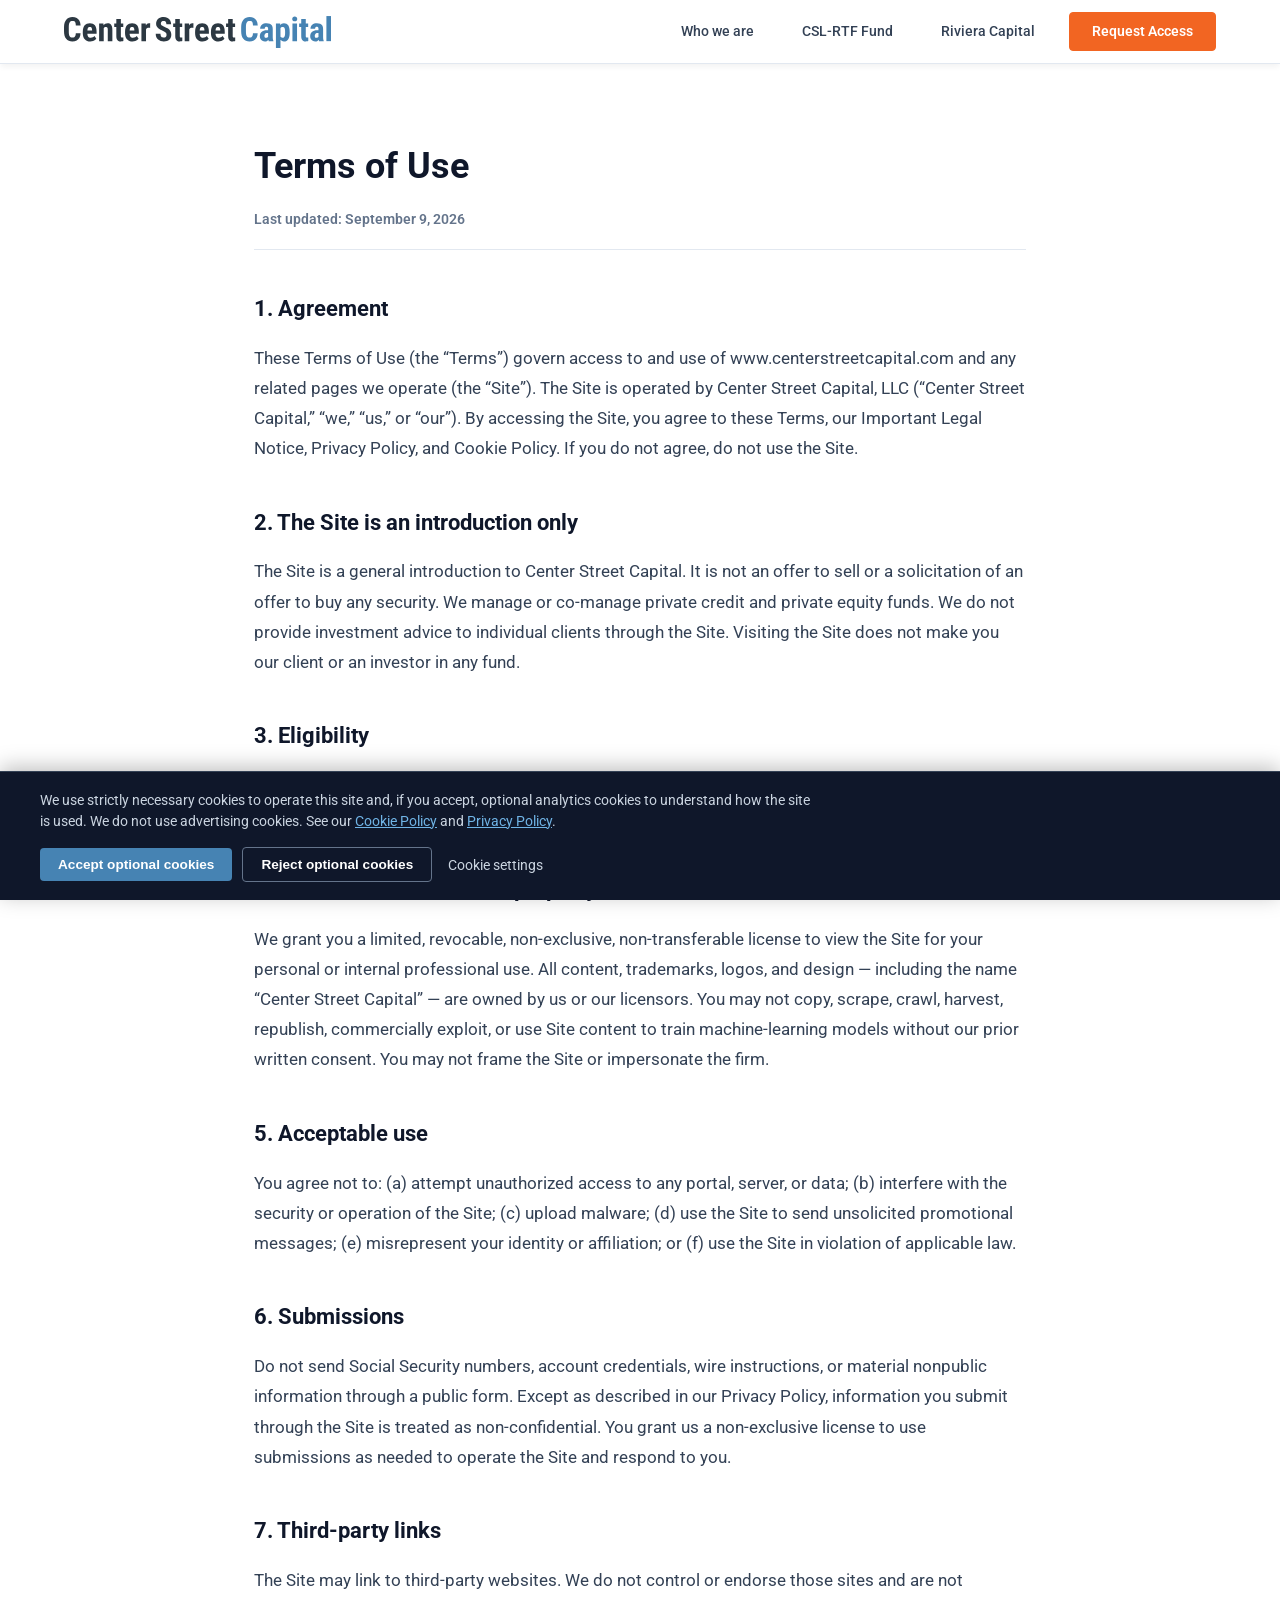
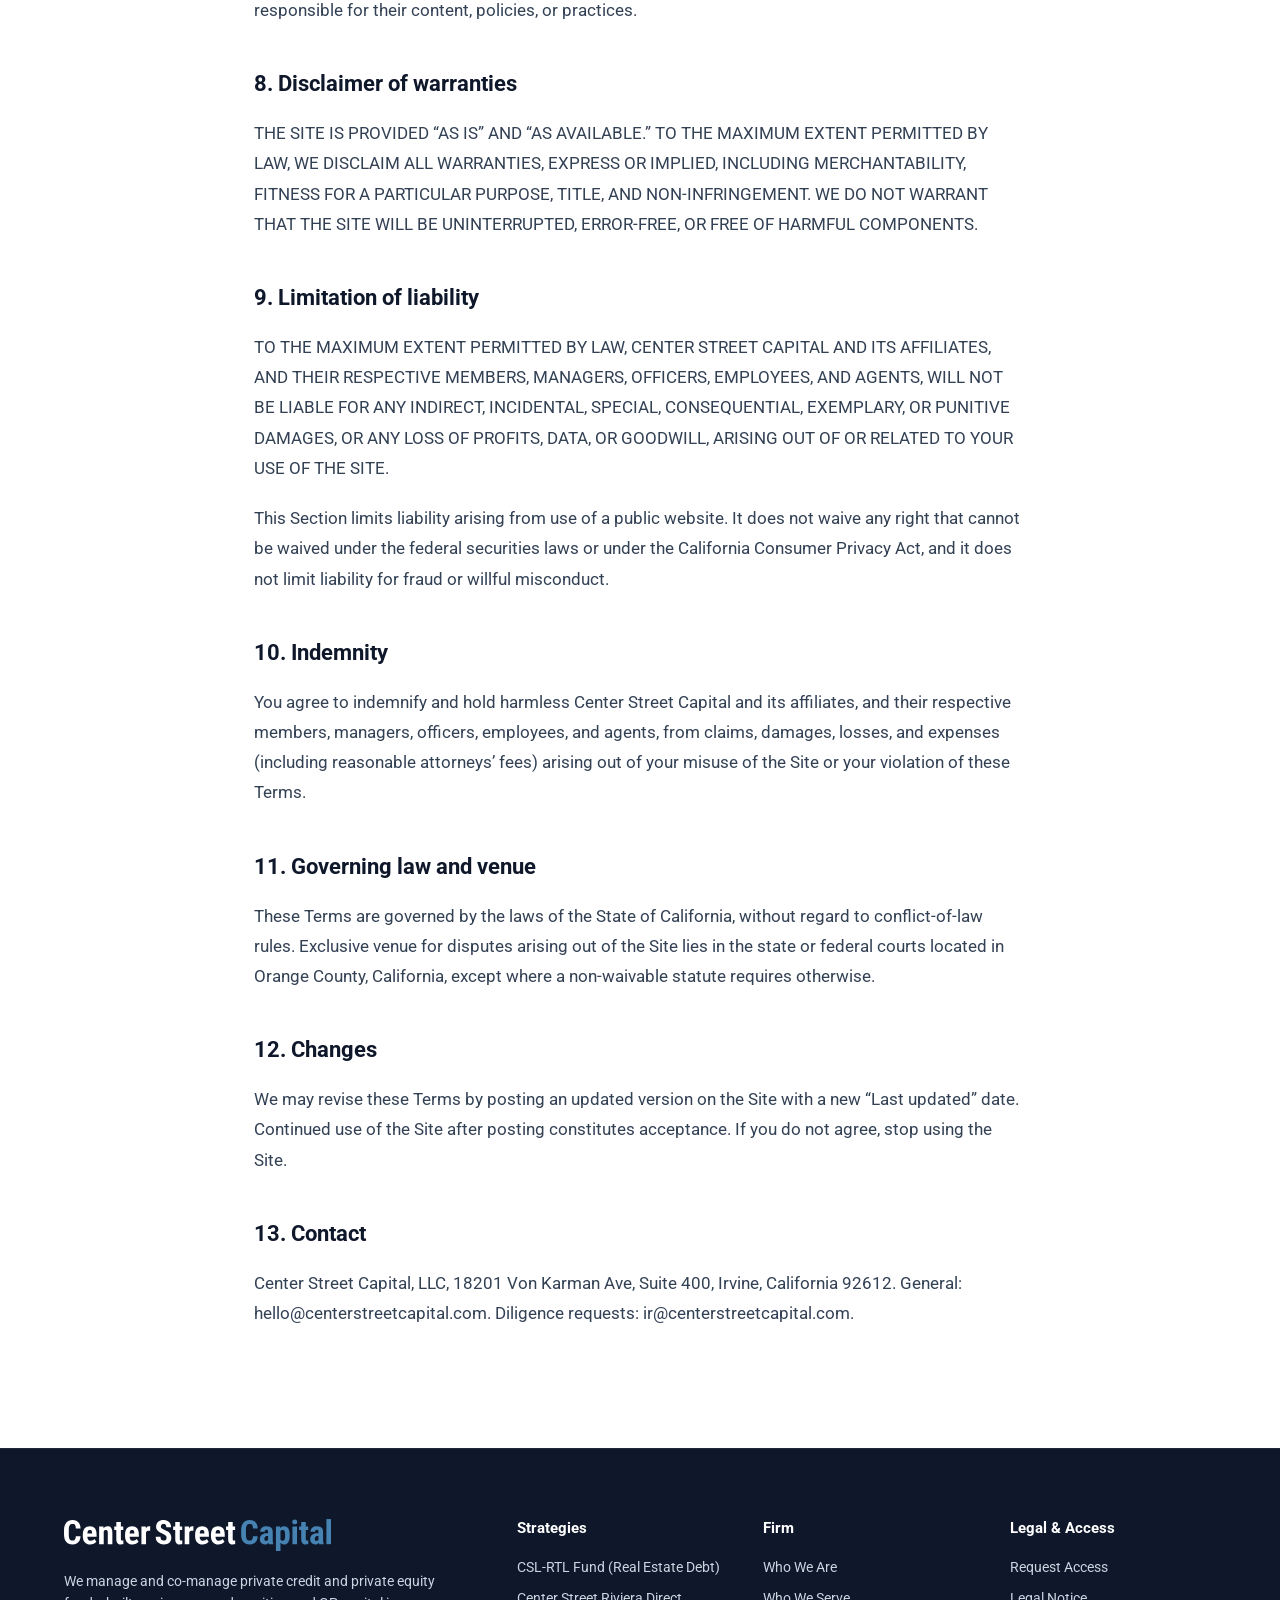
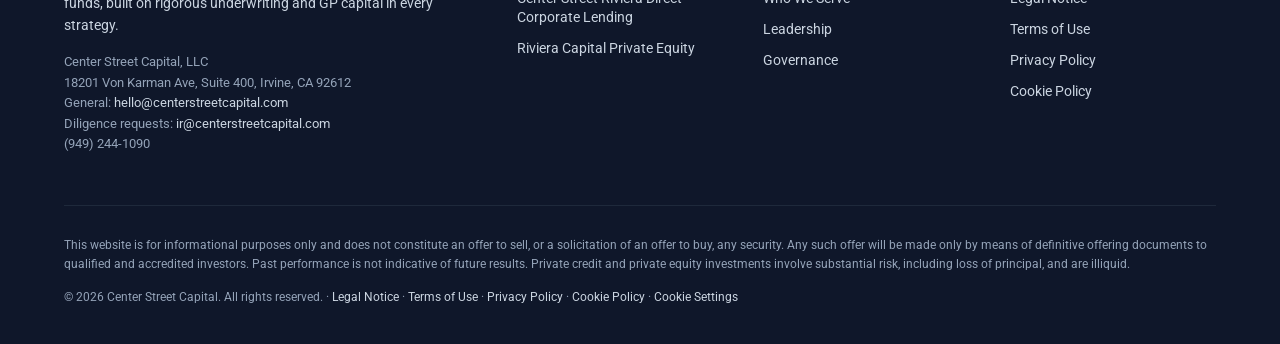
<file: terms-of-use.html>
<!DOCTYPE html>
<html lang="en">
<head>
    <meta charset="UTF-8">
    <meta name="viewport" content="width=device-width, initial-scale=1.0">
    <title>Terms of Use | Center Street Capital</title>
    <meta name="description" content="Terms of Use for Center Street Capital, LLC. Conditions of website access, intellectual property, disclaimers, and governing law.">
    
    <!-- Fonts -->
    <link rel="preconnect" href="https://fonts.googleapis.com">
    <link rel="preconnect" href="https://fonts.gstatic.com" crossorigin>
    <link href="https://fonts.googleapis.com/css2?family=Roboto:wght@300;400;500;700&display=swap" rel="stylesheet">
    
    <!-- Custom CSS -->
    <link rel="stylesheet" href="styles.css?v=4.30">
    <style>
        body {
            background-color: #ffffff !important;
            color: #0f172a !important;
        }
        .legal-content {
            max-width: 900px;
            margin: 0 auto;
            padding: 70px 5% 100px;
            color: #334155;
            line-height: 1.8;
            font-size: 1.05rem;
            background-color: #ffffff;
        }
        .legal-content h1 {
            font-size: 2.25rem;
            font-weight: 700;
            color: #0f172a;
            margin-bottom: 8px;
        }
        .legal-date {
            color: #64748b;
            font-size: 0.9rem;
            font-weight: 600;
            margin-bottom: 36px;
            border-bottom: 1px solid #e2e8f0;
            padding-bottom: 16px;
        }
        .legal-content h2 {
            font-size: 1.35rem;
            font-weight: 700;
            color: #0f172a;
            margin-top: 40px;
            margin-bottom: 14px;
        }
        .legal-content p {
            margin-bottom: 20px;
        }
    </style>
</head>
<body>

    <!-- Unified Navigation Header -->
    <header class="header-wrapper">
        <div class="nav-container" style="display: flex; align-items: center; justify-content: space-between;">
            <!-- Left: Logo -->
            <a href="./" class="logo" style="display: flex; align-items: center; text-decoration: none;">
                <img src="CS-Capital_Horiz_OnLight.svg" alt="Center Street Capital Logo" class="logo-image" style="height: 32px; width: auto; object-fit: contain;">
            </a>
            
            <!-- Right: Navigation Links (Desktop) -->
            <div class="desktop-nav" style="display: flex; align-items: center; gap: 20px;">
                <a href="who-we-are.html" class="nav-link" style="color: #334155; text-decoration: none; font-weight: 500; font-size: 0.9rem; padding: 6px 14px; border-radius: 6px; transition: all 0.2s;">Who we are</a>
                <a href="csl-rtf-fund.html" class="nav-link" style="color: #334155; text-decoration: none; font-weight: 500; font-size: 0.9rem; padding: 6px 14px; border-radius: 6px; transition: all 0.2s;">CSL-RTF Fund</a>
                <a href="riviera-capital.html" class="nav-link" style="color: #334155; text-decoration: none; font-weight: 500; font-size: 0.9rem; padding: 6px 14px; border-radius: 6px; transition: all 0.2s;">Riviera Capital</a>
                <a href="#" class="nav-btn request-access-btn" style="background-color: #f26522; color: #ffffff; padding: 10px 22px; border-radius: 4px; font-weight: 600; font-size: 0.9rem; text-decoration: none; transition: background-color 0.2s;">Request Access</a>
            </div>

            <!-- Hamburger Button (Mobile) -->
            <button class="hamburger-btn" aria-label="Toggle menu">
                <span></span>
                <span></span>
                <span></span>
            </button>
        </div>
    </header>

    <!-- Mobile Menu Overlay -->
    <div class="mobile-menu">
        <div class="mobile-menu-inner">
            <a href="who-we-are.html" class="mobile-nav-link">Who we are <span>&rarr;</span></a>
            <a href="csl-rtf-fund.html" class="mobile-nav-link">CSL-RTF Fund <span>&rarr;</span></a>
            <a href="riviera-capital.html" class="mobile-nav-link">Riviera Capital <span>&rarr;</span></a>
            <a href="#" class="nav-btn request-access-btn mobile-cta-btn">Request Access</a>
        </div>
    </div>

    <main class="legal-content">
        <h1>Terms of Use</h1>
        <div class="legal-date">Last updated: September 9, 2026</div>

        <h2>1. Agreement</h2>
        <p>These Terms of Use (the “Terms”) govern access to and use of www.centerstreetcapital.com and any related pages we operate (the “Site”). The Site is operated by Center Street Capital, LLC (“Center Street Capital,” “we,” “us,” or “our”). By accessing the Site, you agree to these Terms, our Important Legal Notice, Privacy Policy, and Cookie Policy. If you do not agree, do not use the Site.</p>

        <h2>2. The Site is an introduction only</h2>
        <p>The Site is a general introduction to Center Street Capital. It is not an offer to sell or a solicitation of an offer to buy any security. We manage or co-manage private credit and private equity funds. We do not provide investment advice to individual clients through the Site. Visiting the Site does not make you our client or an investor in any fund.</p>

        <h2>3. Eligibility</h2>
        <p>The Site is intended for persons 18 years of age or older. You may not use the Site where such use is prohibited by law.</p>

        <h2>4. License and intellectual property</h2>
        <p>We grant you a limited, revocable, non-exclusive, non-transferable license to view the Site for your personal or internal professional use. All content, trademarks, logos, and design — including the name “Center Street Capital” — are owned by us or our licensors. You may not copy, scrape, crawl, harvest, republish, commercially exploit, or use Site content to train machine-learning models without our prior written consent. You may not frame the Site or impersonate the firm.</p>

        <h2>5. Acceptable use</h2>
        <p>You agree not to: (a) attempt unauthorized access to any portal, server, or data; (b) interfere with the security or operation of the Site; (c) upload malware; (d) use the Site to send unsolicited promotional messages; (e) misrepresent your identity or affiliation; or (f) use the Site in violation of applicable law.</p>

        <h2>6. Submissions</h2>
        <p>Do not send Social Security numbers, account credentials, wire instructions, or material nonpublic information through a public form. Except as described in our Privacy Policy, information you submit through the Site is treated as non-confidential. You grant us a non-exclusive license to use submissions as needed to operate the Site and respond to you.</p>

        <h2>7. Third-party links</h2>
        <p>The Site may link to third-party websites. We do not control or endorse those sites and are not responsible for their content, policies, or practices.</p>

        <h2>8. Disclaimer of warranties</h2>
        <p>THE SITE IS PROVIDED “AS IS” AND “AS AVAILABLE.” TO THE MAXIMUM EXTENT PERMITTED BY LAW, WE DISCLAIM ALL WARRANTIES, EXPRESS OR IMPLIED, INCLUDING MERCHANTABILITY, FITNESS FOR A PARTICULAR PURPOSE, TITLE, AND NON-INFRINGEMENT. WE DO NOT WARRANT THAT THE SITE WILL BE UNINTERRUPTED, ERROR-FREE, OR FREE OF HARMFUL COMPONENTS.</p>

        <h2>9. Limitation of liability</h2>
        <p>TO THE MAXIMUM EXTENT PERMITTED BY LAW, CENTER STREET CAPITAL AND ITS AFFILIATES, AND THEIR RESPECTIVE MEMBERS, MANAGERS, OFFICERS, EMPLOYEES, AND AGENTS, WILL NOT BE LIABLE FOR ANY INDIRECT, INCIDENTAL, SPECIAL, CONSEQUENTIAL, EXEMPLARY, OR PUNITIVE DAMAGES, OR ANY LOSS OF PROFITS, DATA, OR GOODWILL, ARISING OUT OF OR RELATED TO YOUR USE OF THE SITE.</p>
        <p>This Section limits liability arising from use of a public website. It does not waive any right that cannot be waived under the federal securities laws or under the California Consumer Privacy Act, and it does not limit liability for fraud or willful misconduct.</p>

        <h2>10. Indemnity</h2>
        <p>You agree to indemnify and hold harmless Center Street Capital and its affiliates, and their respective members, managers, officers, employees, and agents, from claims, damages, losses, and expenses (including reasonable attorneys’ fees) arising out of your misuse of the Site or your violation of these Terms.</p>

        <h2>11. Governing law and venue</h2>
        <p>These Terms are governed by the laws of the State of California, without regard to conflict-of-law rules. Exclusive venue for disputes arising out of the Site lies in the state or federal courts located in Orange County, California, except where a non-waivable statute requires otherwise.</p>

        <h2>12. Changes</h2>
        <p>We may revise these Terms by posting an updated version on the Site with a new “Last updated” date. Continued use of the Site after posting constitutes acceptance. If you do not agree, stop using the Site.</p>

        <h2>13. Contact</h2>
        <p>Center Street Capital, LLC, 18201 Von Karman Ave, Suite 400, Irvine, California 92612. General: hello@centerstreetcapital.com. Diligence requests: ir@centerstreetcapital.com.</p>
    </main>

    <!-- Footer -->
    <footer style="background-color: #0f172a; color: #cbd5e1; padding: 70px 0 40px; border-top: 1px solid #1e293b;">
        <div class="container">
            <div style="display: grid; grid-template-columns: 2fr 1fr 1fr 1fr; gap: 40px; margin-bottom: 50px;">
                <!-- Column 1 -->
                <div>
                    <a href="./" style="display: flex; align-items: center; text-decoration: none; margin-bottom: 20px;">
                        <img src="CS-Capital_Horiz_OnDark.svg" alt="Center Street Capital Logo" style="height: 32px; width: auto; object-fit: contain;">
                    </a>
                    <p style="color: #cbd5e1; font-size: 0.85rem; line-height: 1.6; margin: 0 0 16px 0; max-width: 380px;">We manage and co-manage private credit and private equity funds, built on rigorous underwriting and GP capital in every strategy.</p>
                    <p style="color: #94a3b8; font-size: 0.8rem; line-height: 1.6; margin: 0;">Center Street Capital, LLC<br>18201 Von Karman Ave, Suite 400, Irvine, CA 92612<br>General: <a href="mailto:hello@centerstreetcapital.com" style="color: #cbd5e1; text-decoration: none;">hello@centerstreetcapital.com</a><br>Diligence requests: <a href="mailto:ir@centerstreetcapital.com" style="color: #cbd5e1; text-decoration: none;">ir@centerstreetcapital.com</a><br>(949) 244-1090</p>
                </div>
                <!-- Column 2 -->
                <div>
                    <h4 style="color: #ffffff; font-weight: 700; margin: 0 0 20px 0; font-size: 0.95rem;">Strategies</h4>
                    <ul style="list-style: none; padding: 0; margin: 0;">
                        <li style="margin-bottom: 12px;"><a href="csl-rtf-fund.html" style="color: #cbd5e1; text-decoration: none; font-size: 0.85rem; transition: color 0.2s;">CSL-RTL Fund (Real Estate Debt)</a></li>
                        <li style="margin-bottom: 12px;"><a href="riviera-capital.html" style="color: #cbd5e1; text-decoration: none; font-size: 0.85rem; transition: color 0.2s;">Center Street Riviera Direct Corporate Lending</a></li>
                        <li><a href="riviera-capital.html" style="color: #cbd5e1; text-decoration: none; font-size: 0.85rem; transition: color 0.2s;">Riviera Capital Private Equity</a></li>
                    </ul>
                </div>
                <!-- Column 3 -->
                <div>
                    <h4 style="color: #ffffff; font-weight: 700; margin: 0 0 20px 0; font-size: 0.95rem;">Firm</h4>
                    <ul style="list-style: none; padding: 0; margin: 0;">
                        <li style="margin-bottom: 12px;"><a href="who-we-are.html" style="color: #cbd5e1; text-decoration: none; font-size: 0.85rem; transition: color 0.2s;">Who We Are</a></li>
                        <li style="margin-bottom: 12px;"><a href="./#who-we-serve" style="color: #cbd5e1; text-decoration: none; font-size: 0.85rem; transition: color 0.2s;">Who We Serve</a></li>
                        <li style="margin-bottom: 12px;"><a href="who-we-are.html#leadership" style="color: #cbd5e1; text-decoration: none; font-size: 0.85rem; transition: color 0.2s;">Leadership</a></li>
                        <li><a href="who-we-are.html#governance" style="color: #cbd5e1; text-decoration: none; font-size: 0.85rem; transition: color 0.2s;">Governance</a></li>
                    </ul>
                </div>
                <!-- Column 4 -->
                <div>
                    <h4 style="color: #ffffff; font-weight: 700; margin: 0 0 20px 0; font-size: 0.95rem;">Legal &amp; Access</h4>
                    <ul style="list-style: none; padding: 0; margin: 0;">
                        <li style="margin-bottom: 12px;"><a href="#" class="request-access-btn" style="color: #cbd5e1; text-decoration: none; font-size: 0.85rem; transition: color 0.2s;">Request Access</a></li>
                        <li style="margin-bottom: 12px;"><a href="legal-notice.html" style="color: #cbd5e1; text-decoration: none; font-size: 0.85rem; transition: color 0.2s;">Legal Notice</a></li>
                        <li style="margin-bottom: 12px;"><a href="terms-of-use.html" style="color: #cbd5e1; text-decoration: none; font-size: 0.85rem; transition: color 0.2s;">Terms of Use</a></li>
                        <li style="margin-bottom: 12px;"><a href="privacy-policy.html" style="color: #cbd5e1; text-decoration: none; font-size: 0.85rem; transition: color 0.2s;">Privacy Policy</a></li>
                        <li><a href="cookie-policy.html" style="color: #cbd5e1; text-decoration: none; font-size: 0.85rem; transition: color 0.2s;">Cookie Policy</a></li>
                    </ul>
                </div>
            </div>

            <div style="border-top: 1px solid #1e293b; padding-top: 30px;">
                <p style="margin: 0 0 16px 0; color: #94a3b8; font-size: 0.75rem; line-height: 1.6;">This website is for informational purposes only and does not constitute an offer to sell, or a solicitation of an offer to buy, any security. Any such offer will be made only by means of definitive offering documents to qualified and accredited investors. Past performance is not indicative of future results. Private credit and private equity investments involve substantial risk, including loss of principal, and are illiquid.</p>
                <p style="margin: 0; color: #94a3b8; font-size: 0.75rem;">&copy; 2026 Center Street Capital. All rights reserved. &middot; <a href="legal-notice.html" style="color: #cbd5e1; text-decoration: none;">Legal Notice</a> &middot; <a href="terms-of-use.html" style="color: #cbd5e1; text-decoration: none;">Terms of Use</a> &middot; <a href="privacy-policy.html" style="color: #cbd5e1; text-decoration: none;">Privacy Policy</a> &middot; <a href="cookie-policy.html" style="color: #cbd5e1; text-decoration: none;">Cookie Policy</a> &middot; <a href="#" id="open-cookie-settings" style="color: #cbd5e1; text-decoration: none;">Cookie Settings</a></p>
            </div>
        </div>
    </footer>

    <!-- Investor Type Modal -->
    <div id="investor-modal" class="modal">
        <div class="modal-content">
            <span class="close-modal">&times;</span>
            <div class="section-kicker" style="color: #f26522; font-weight: 700; font-size: 0.85rem; letter-spacing: 0.05em; text-transform: uppercase; margin-bottom: 16px;">// DILIGENCE MATERIALS</div>
            <h2 class="modal-title" style="margin-bottom: 16px;">Request Access to Diligence Materials</h2>
            <p style="color: #475569; font-size: 0.95rem; line-height: 1.6; margin-bottom: 24px;">Email <a href="mailto:ir@centerstreetcapital.com" style="color: #4683b3; font-weight: 600;">ir@centerstreetcapital.com</a>. A request is not an offer or a solicitation. We may grant or deny access in our discretion and may require confirmation of eligibility and a confidentiality agreement. Sending a request does not make you an investor or a client.</p>
            
            <div class="modal-grid">
                <div class="investor-card">
                    <h3>Institutional Investor</h3>
                    <p>You may represent or be a:</p>
                    <ul>
                        <li>Pension fund</li>
                        <li>Insurance provider</li>
                        <li>Investment consultant</li>
                    </ul>
                    <a href="mailto:ir@centerstreetcapital.com?subject=Diligence%20Access%20Request%20-%20Institutional" class="card-btn">Request Access</a>
                </div>
                <div class="investor-card">
                    <h3>Individual Investor</h3>
                    <p>You may be a:</p>
                    <ul>
                        <li>Private investor</li>
                        <li>Client of an investment advisor, wealth manager or private bank</li>
                    </ul>
                    <a href="mailto:ir@centerstreetcapital.com?subject=Diligence%20Access%20Request%20-%20Individual" class="card-btn">Request Access</a>
                </div>
                <div class="investor-card">
                    <h3>Financial Intermediary</h3>
                    <p>You may represent or be a:</p>
                    <ul>
                        <li>Registered investment advisor</li>
                        <li>Independent broker-dealer</li>
                        <li>Wirehouse</li>
                        <li>Wealth manager</li>
                        <li>Private bank</li>
                    </ul>
                    <a href="mailto:ir@centerstreetcapital.com?subject=Diligence%20Access%20Request%20-%20Intermediary" class="card-btn">Request Access</a>
                </div>
            </div>
        </div>
    </div>

    <!-- Cookie Banner -->
    <div id="cookie-banner" style="display: none; position: fixed; bottom: 0; left: 0; width: 100%; background-color: #0f172a; color: #cbd5e1; border-top: 1px solid #334155; padding: 18px 24px; z-index: 10000; box-shadow: 0 -4px 20px rgba(0,0,0,0.25);">
        <div style="max-width: 1200px; margin: 0 auto; display: flex; flex-wrap: wrap; align-items: center; justify-content: space-between; gap: 16px;">
            <p style="margin: 0; font-size: 0.85rem; line-height: 1.5; max-width: 780px;">We use strictly necessary cookies to operate this site and, if you accept, optional analytics cookies to understand how the site is used. We do not use advertising cookies. See our <a href="cookie-policy.html" style="color: #70b4e6; text-decoration: underline;">Cookie Policy</a> and <a href="privacy-policy.html" style="color: #70b4e6; text-decoration: underline;">Privacy Policy</a>.</p>
            <div style="display: flex; gap: 10px; align-items: center; flex-wrap: wrap;">
                <button id="accept-cookies" style="background-color: #4683b3; color: #ffffff; border: none; padding: 9px 18px; border-radius: 4px; font-weight: 600; font-size: 0.85rem; cursor: pointer;">Accept optional cookies</button>
                <button id="reject-cookies" style="background-color: transparent; border: 1px solid #64748b; color: #ffffff; padding: 9px 18px; border-radius: 4px; font-weight: 600; font-size: 0.85rem; cursor: pointer;">Reject optional cookies</button>
                <a href="cookie-policy.html" style="color: #cbd5e1; font-size: 0.85rem; text-decoration: none; margin-left: 6px;">Cookie settings</a>
            </div>
        </div>
    </div>

    <!-- Scripts -->
    <script src="script.js?v=4.00"></script>
</body>
</html>
</file>
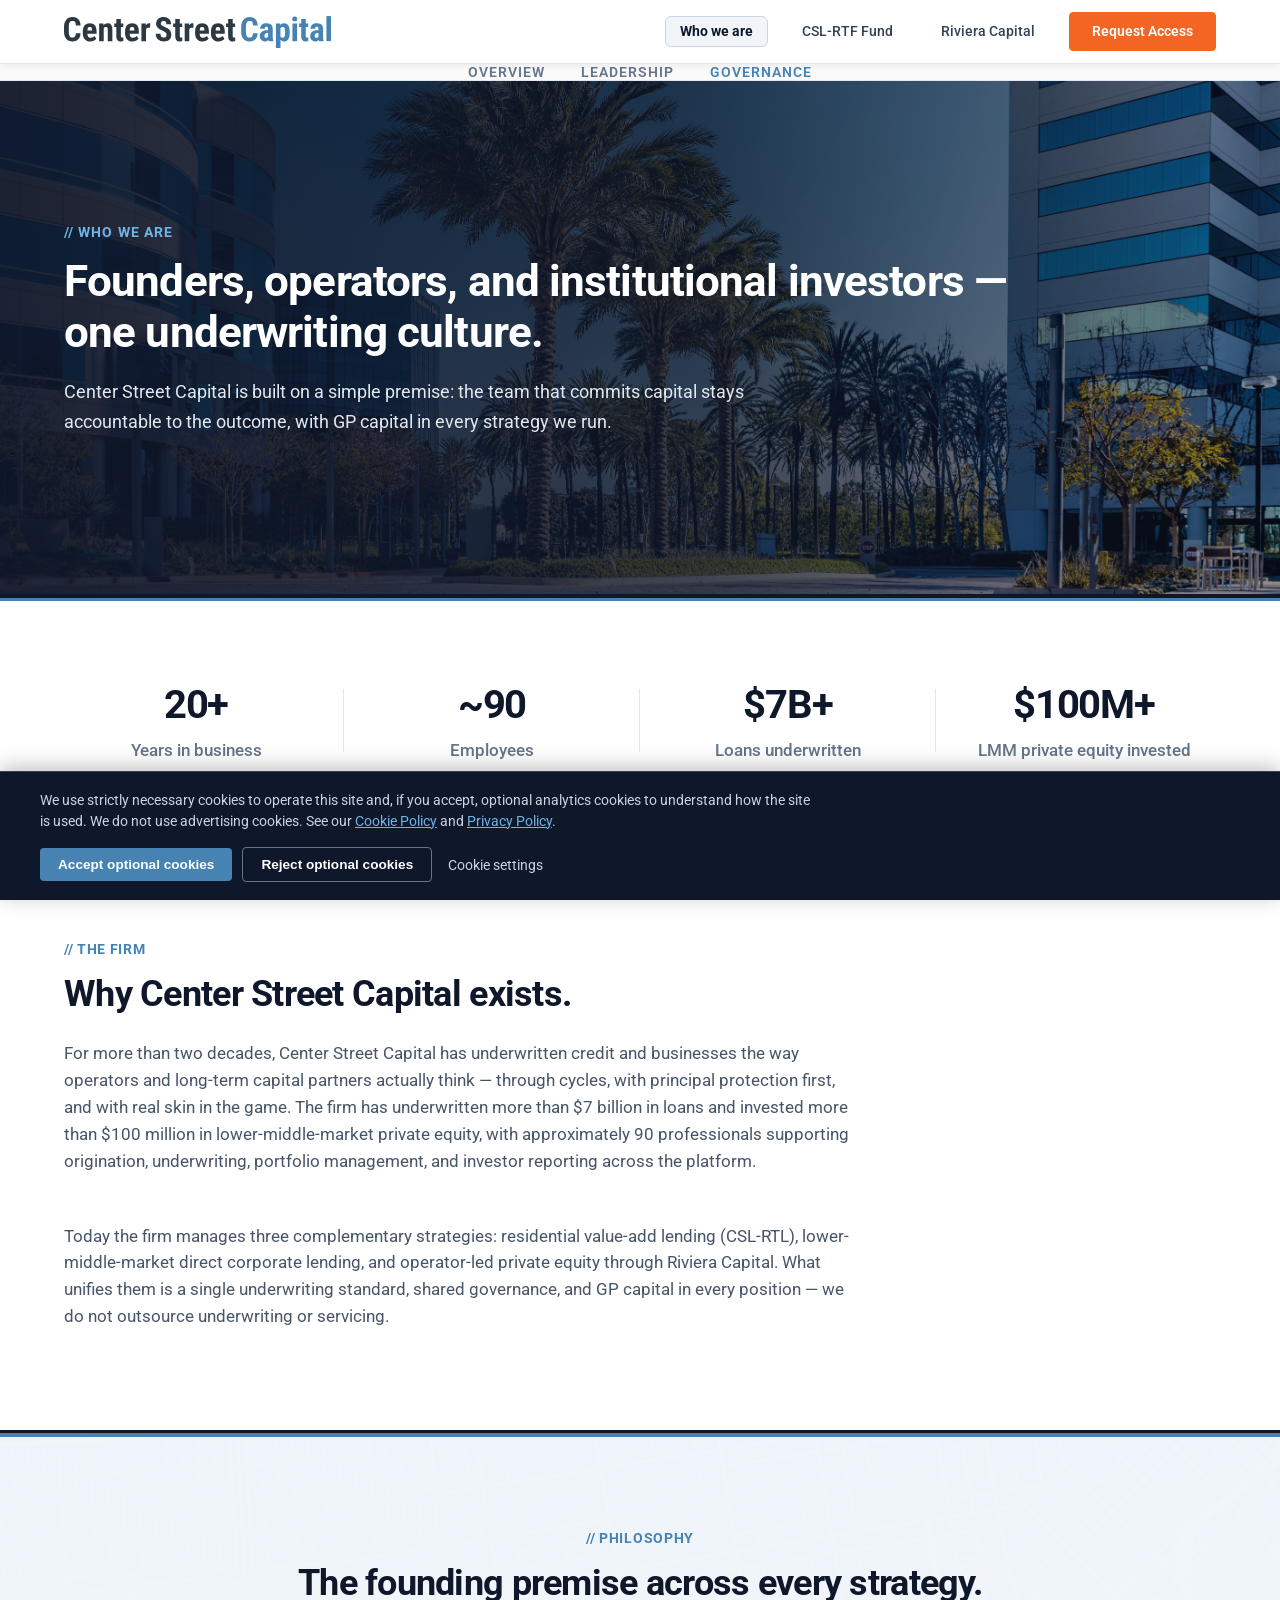
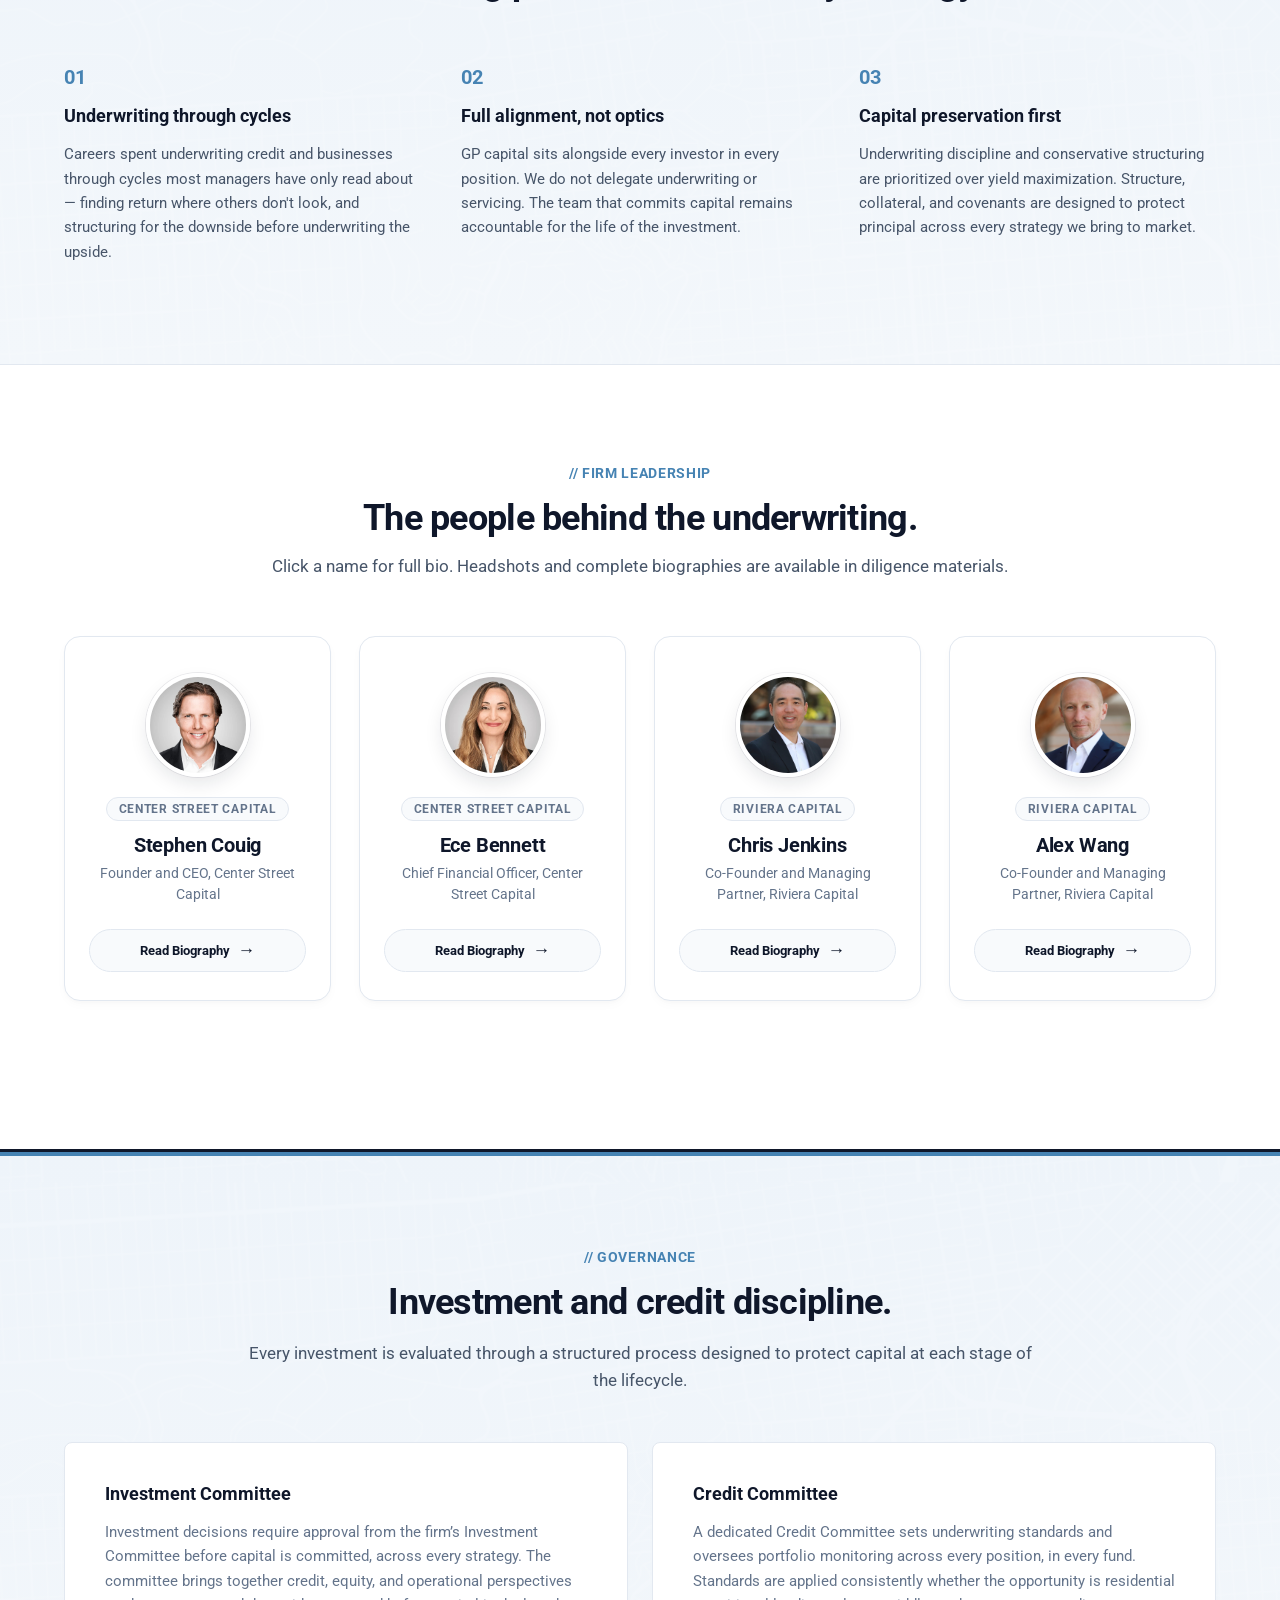
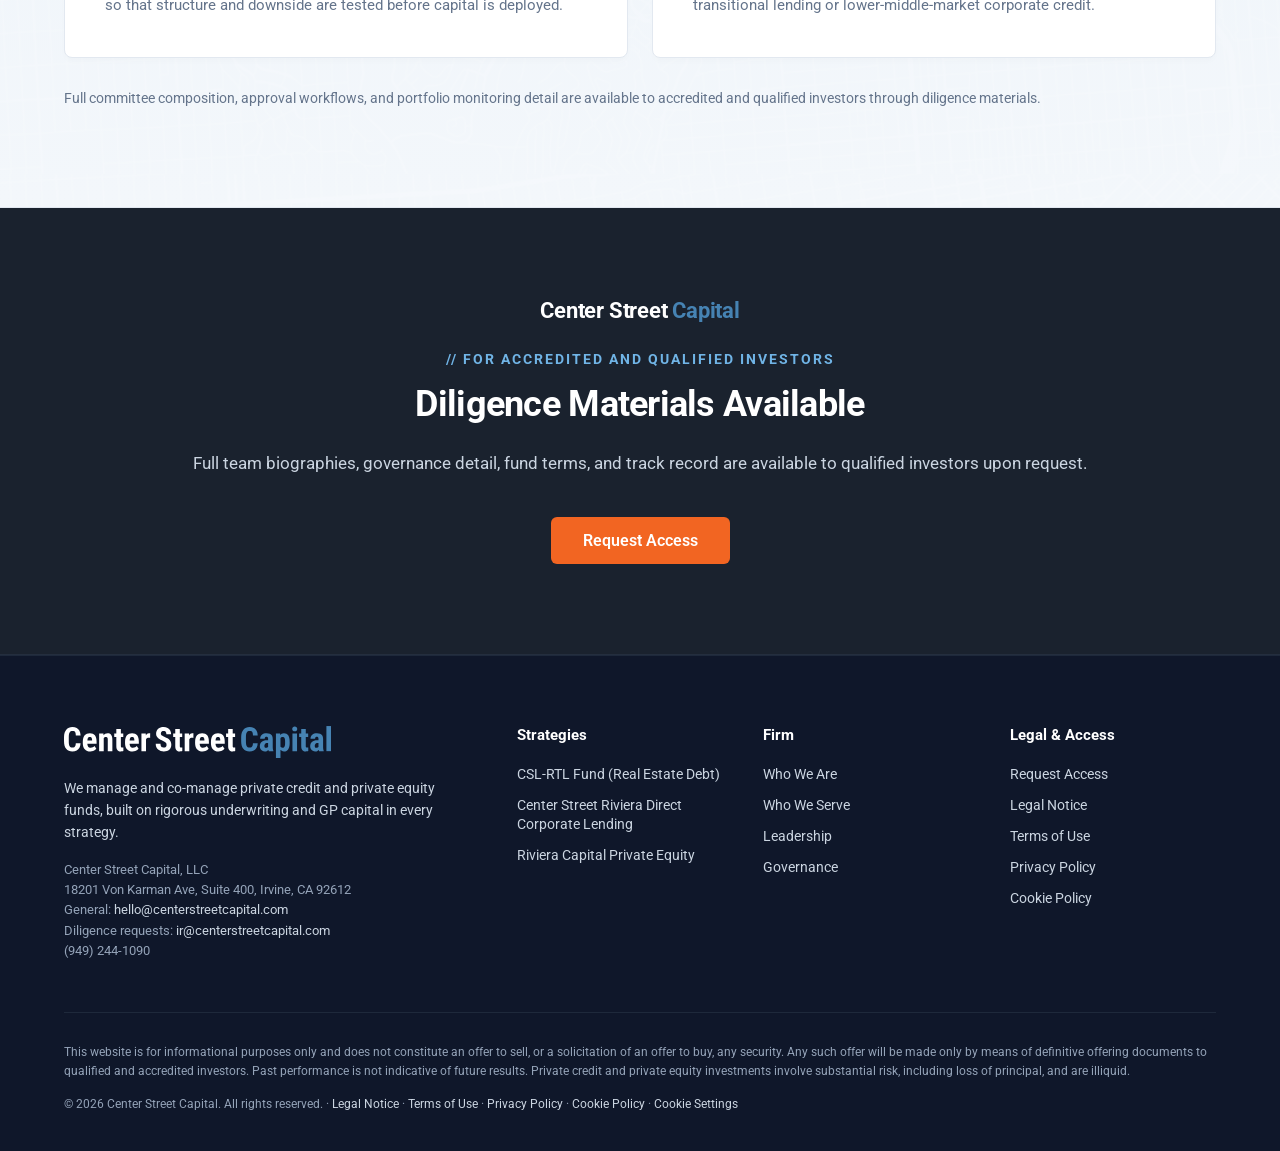
<file: who-we-are.html>
<!DOCTYPE html>
<html lang="en">
<head>
    <meta charset="UTF-8">
    <meta name="viewport" content="width=device-width, initial-scale=1.0">
    <title>Who We Are | Center Street Capital &mdash; Leadership, Governance &amp; Culture</title>
    <meta name="description" content="Learn about Center Street Capital's founding premise, disciplined underwriting culture, executive leadership team, and institutional governance across all investment strategies.">
    <meta name="keywords" content="Who We Are, Center Street Capital Leadership, Private Credit Governance, Underwriting Culture, Executive Team">
    
    <!-- Open Graph / Social Media -->
    <meta property="og:type" content="website">
    <meta property="og:title" content="Who We Are | Center Street Capital &mdash; Leadership, Governance &amp; Culture">
    <meta property="og:description" content="Founders, operators, and institutional investors &mdash; one underwriting culture staying accountable for the life of every investment.">
    <meta property="og:url" content="https://centerstreetlending.github.io/investor/who-we-are.html">
    <meta property="og:image" content="https://centerstreetlending.github.io/investor/pexels-tracvu-7109805.jpg">

    <!-- Fonts -->
    <link rel="preconnect" href="https://fonts.googleapis.com">
    <link rel="preconnect" href="https://fonts.gstatic.com" crossorigin>
    <link href="https://fonts.googleapis.com/css2?family=Roboto:wght@300;400;500;700&display=swap" rel="stylesheet">
    
    <!-- Custom CSS -->
    <link rel="stylesheet" href="styles.css?v=4.30">
</head>
<body>


    <!-- Unified Navigation Header -->
    <header class="header-wrapper">
        <div class="nav-container" style="display: flex; align-items: center; justify-content: space-between;">
            <!-- Left: Logo -->
            <a href="./" class="logo" style="display: flex; align-items: center; text-decoration: none;">
                <img src="CS-Capital_Horiz_OnLight.svg" alt="Center Street Capital Logo" class="logo-image" style="height: 32px; width: auto; object-fit: contain;">
            </a>
            
            <!-- Right: Navigation Links (Desktop) -->
            <div class="desktop-nav" style="display: flex; align-items: center; gap: 20px;">
                <a href="who-we-are.html" class="nav-link active" style="color: #0f172a; text-decoration: none; font-weight: 700; font-size: 0.9rem; background-color: #f1f5f9; border: 1px solid #cbd5e1; border-radius: 6px; padding: 6px 14px; transition: all 0.2s;">Who we are</a>
                <a href="csl-rtf-fund.html" class="nav-link" style="color: #334155; text-decoration: none; font-weight: 500; font-size: 0.9rem; padding: 6px 14px; border-radius: 6px; transition: all 0.2s;">CSL-RTF Fund</a>
                <a href="riviera-capital.html" class="nav-link" style="color: #334155; text-decoration: none; font-weight: 500; font-size: 0.9rem; padding: 6px 14px; border-radius: 6px; transition: all 0.2s;">Riviera Capital</a>
                <a href="#" class="nav-btn request-access-btn" style="background-color: #f26522; color: #ffffff; padding: 10px 22px; border-radius: 4px; font-weight: 600; font-size: 0.9rem; text-decoration: none; transition: background-color 0.2s;">Request Access</a>
            </div>

            <!-- Hamburger Button (Mobile) -->
            <button class="hamburger-btn" aria-label="Toggle menu">
                <span></span>
                <span></span>
                <span></span>
            </button>
        </div>
    </header>

    <!-- Mobile Menu Overlay -->
    <div class="mobile-menu">
        <div class="mobile-menu-inner">
            <a href="who-we-are.html" class="mobile-nav-link active">Who we are <span>&rarr;</span></a>
            <a href="csl-rtf-fund.html" class="mobile-nav-link">CSL-RTF Fund <span>&rarr;</span></a>
            <a href="riviera-capital.html" class="mobile-nav-link">Riviera Capital <span>&rarr;</span></a>
            <a href="#" class="nav-btn request-access-btn mobile-cta-btn">Request Access</a>
        </div>
    </div>


    <main>
        <!-- Secondary Navigation -->
        <div class="sub-nav">
            <div class="container sub-nav-container">
                <a href="#overview" class="sub-nav-link active">OVERVIEW</a>
                <a href="#leadership" class="sub-nav-link">LEADERSHIP</a>
                <a href="#governance" class="sub-nav-link">GOVERNANCE</a>
            </div>
        </div>

        <!-- About Hero Section -->
        <section class="about-hero">
            <div class="container">
                <div class="about-hero-content">
                    <div class="section-kicker about-kicker" style="color: #70b4e6; font-weight: 700; font-size: 0.85rem; letter-spacing: 0.08em; text-transform: uppercase; margin-bottom: 16px;">// WHO WE ARE</div>
                    <h1 class="about-title">Founders, operators, and institutional investors &mdash; one underwriting culture.</h1>
                    <p class="about-desc">Center Street Capital is built on a simple premise: the team that commits capital stays accountable to the outcome, with GP capital in every strategy we run.</p>
                </div>
            </div>
        </section>
        <!-- Stats Section -->
        <section class="stats-section">
            <div class="container strategies-container">
                <div class="stats-grid">
                    <div class="stat-item">
                        <h4>20+</h4>
                        <p>Years in business</p>
                    </div>
                    <div class="stat-item">
                        <h4>~90</h4>
                        <p>Employees</p>
                    </div>
                    <div class="stat-item">
                        <h4>$7B+</h4>
                        <p>Loans underwritten</p>
                    </div>
                    <div class="stat-item">
                        <h4>$100M+</h4>
                        <p>LMM private equity invested</p>
                    </div>
                </div>
            </div>
        </section>

        <!-- The Firm Section -->
        <section id="overview" style="padding: 100px 0; background-color: #ffffff; text-align: left;">
            <div class="container strategies-container">
                <div style="max-width: 800px;">
                    <div class="section-kicker" style="color: #4683b3; font-weight: 700; font-size: 0.85rem; letter-spacing: 0.05em; text-transform: uppercase; margin-bottom: 16px;">// THE FIRM</div>
                    <h2 style="font-size: 2.25rem; font-weight: 700; color: #0f172a; margin: 0 0 24px 0; line-height: 1.2; letter-spacing: -0.02em;">Why Center Street Capital exists.</h2>
                    <p style="font-size: 1.05rem; color: #475569; line-height: 1.6; margin: 0 0 48px 0;">For more than two decades, Center Street Capital has underwritten credit and businesses the way operators and long-term capital partners actually think &mdash; through cycles, with principal protection first, and with real skin in the game. The firm has underwritten more than $7 billion in loans and invested more than $100 million in lower-middle-market private equity, with approximately 90 professionals supporting origination, underwriting, portfolio management, and investor reporting across the platform.</p>
                    <p style="font-size: 1.05rem; color: #475569; line-height: 1.6; margin: 0;">Today the firm manages three complementary strategies: residential value-add lending (CSL-RTL), lower-middle-market direct corporate lending, and operator-led private equity through Riviera Capital. What unifies them is a single underwriting standard, shared governance, and GP capital in every position &mdash; we do not outsource underwriting or servicing.</p>
                </div>
            </div>
        </section>

        <!-- Firm Overview Section -->
        <!-- Philosophy Section (Founding Premise) -->
        <section class="map-texture-section" style="padding: 100px 0;">
            <div class="container strategies-container">
                <div style="max-width: 800px; margin: 0 auto 60px auto; text-align: center;">
                    <div class="section-kicker" style="color: #4683b3; font-weight: 700; font-size: 0.85rem; letter-spacing: 0.05em; text-transform: uppercase; margin-bottom: 16px;">// PHILOSOPHY</div>
                    <h2 style="font-size: 2.25rem; font-weight: 700; color: #0f172a; margin: 0; line-height: 1.2; letter-spacing: -0.02em;">The founding premise across every strategy.</h2>
                </div>
                
                <div class="grid-3-col" style="display: grid; grid-template-columns: repeat(3, 1fr); gap: 40px;">
                    <!-- Column 1 -->
                    <div>
                        <div style="color: #4683b3; font-weight: 700; font-size: 1.25rem; margin-bottom: 16px;">01</div>
                        <h3 style="font-size: 1.15rem; font-weight: 700; color: #0f172a; margin: 0 0 16px 0;">Underwriting through cycles</h3>
                        <p style="font-size: 0.95rem; color: #475569; line-height: 1.6; margin: 0;">Careers spent underwriting credit and businesses through cycles most managers have only read about &mdash; finding return where others don't look, and structuring for the downside before underwriting the upside.</p>
                    </div>
                    <!-- Column 2 -->
                    <div>
                        <div style="color: #4683b3; font-weight: 700; font-size: 1.25rem; margin-bottom: 16px;">02</div>
                        <h3 style="font-size: 1.15rem; font-weight: 700; color: #0f172a; margin: 0 0 16px 0;">Full alignment, not optics</h3>
                        <p style="font-size: 0.95rem; color: #475569; line-height: 1.6; margin: 0;">GP capital sits alongside every investor in every position. We do not delegate underwriting or servicing. The team that commits capital remains accountable for the life of the investment.</p>
                    </div>
                    <!-- Column 3 -->
                    <div>
                        <div style="color: #4683b3; font-weight: 700; font-size: 1.25rem; margin-bottom: 16px;">03</div>
                        <h3 style="font-size: 1.15rem; font-weight: 700; color: #0f172a; margin: 0 0 16px 0;">Capital preservation first</h3>
                        <p style="font-size: 0.95rem; color: #475569; line-height: 1.6; margin: 0;">Underwriting discipline and conservative structuring are prioritized over yield maximization. Structure, collateral, and covenants are designed to protect principal across every strategy we bring to market.</p>
                    </div>
                </div>
            </div>
        </section>
        <!-- Leadership Section -->
        <section id="leadership" style="padding: 100px 0 100px 0; background-color: #ffffff;">
            <div class="container strategies-container">
                <div style="max-width: 800px; margin: 0 auto 60px auto; text-align: center;">
                    <div class="section-kicker" style="color: #4683b3; font-weight: 700; font-size: 0.85rem; letter-spacing: 0.05em; text-transform: uppercase; margin-bottom: 16px;">// FIRM LEADERSHIP</div>
                    <h2 style="font-size: 2.25rem; font-weight: 700; color: #0f172a; margin: 0 0 16px 0; line-height: 1.2; letter-spacing: -0.02em;">The people behind the underwriting.</h2>
                    <p style="font-size: 1.05rem; color: #475569; margin: 0;">Click a name for full bio. Headshots and complete biographies are available in diligence materials.</p>
                </div>

                <!-- Firm Leadership -->
                <div class="team-section-block">
                    <div class="team-grid-pro">
                        <!-- Stephen Couig -->
                        <div class="team-card-pro bio-trigger" data-bio-name="Stephen Couig" data-bio-title="Founder and CEO, Center Street Capital" data-bio-image="Stephen_Couig.jpg" data-bio-text="Mr. Couig is the Founder and Chief Executive Officer of Center Street Lending and Manager of Center Street Lending Management. Previously, he was President of Capital Pacific Holdings’ residential development business, overseeing billions in property acquisitions and driving significant revenue and profit growth. Mr. Couig also served as Executive Vice President at Troon Golf and worked in Morgan Stanley’s Equity Capital Markets Division. He holds an MBA from The Amos Tuck School at Dartmouth College and a bachelor’s degree from the University of Massachusetts, Amherst. Mr. Couig is a board member of the Southern California Gold Chapter of Young Presidents Organization (YPOG)." data-bio-highlights="MBA, Amos Tuck School at Dartmouth &middot; Former Morgan Stanley &amp; Capital Pacific &middot; YPOG Board Member">
                            <div class="team-avatar-wrapper">
                                <img src="Stephen_Couig.jpg" alt="Stephen Couig" class="team-avatar-img">
                            </div>
                            <span class="team-entity-tag">Center Street Capital</span>
                            <h3 class="team-name-pro">Stephen Couig</h3>
                            <p class="team-title-pro">Founder and CEO, Center Street Capital</p>
                            <div class="team-btn-pro">
                                <span>Read Biography</span>
                                <span class="arrow">&rarr;</span>
                            </div>
                        </div>

                        <!-- Ece Bennett -->
                        <div class="team-card-pro bio-trigger" data-bio-name="Ece Bennett" data-bio-title="Chief Financial Officer, Center Street Capital" data-bio-image="Ece_Bennett.jpg" data-bio-text="Ms. Bennett is the Chief Financial Officer of Center Street Lending, responsible for finance, accounting, and treasury operations. With over 20 years of investment banking and corporate finance experience, she has arranged over $5 billion in transactions, including debt and equity financings for Fortune 500 companies. Ms. Bennett holds a BA in Business Administration from Bosphorus University and an MBA from DePaul University." data-bio-highlights="20+ Years Corporate Finance &middot; $5B+ Transactions Arranged &middot; MBA, DePaul University">
                            <div class="team-avatar-wrapper">
                                <img src="Ece_Bennett.jpg" alt="Ece Bennett" class="team-avatar-img">
                            </div>
                            <span class="team-entity-tag">Center Street Capital</span>
                            <h3 class="team-name-pro">Ece Bennett</h3>
                            <p class="team-title-pro">Chief Financial Officer, Center Street Capital</p>
                            <div class="team-btn-pro">
                                <span>Read Biography</span>
                                <span class="arrow">&rarr;</span>
                            </div>
                        </div>

                        <!-- Chris Jenkins -->
                        <div class="team-card-pro bio-trigger" data-bio-name="Chris Jenkins" data-bio-title="Co-Founder and Managing Partner, Riviera Capital" data-bio-image="Chris_Jenkins.png" data-bio-text="Chris is the co-founder and Managing Partner at Riviera Capital. Prior to co-founding Riviera Capital, Chris was the Chairman of a southern California based healthcare company, Canaan Health Care. In that role, the business grew from inception to profitability to become one of the leaders in the space and still achieving double digit growth." data-bio-highlights="Co-Founder, Riviera Capital &middot; Former Chairman, Canaan Health Care &middot; Healthcare &amp; Private Equity">
                            <div class="team-avatar-wrapper">
                                <img src="Chris_Jenkins.png" alt="Chris Jenkins" class="team-avatar-img">
                            </div>
                            <span class="team-entity-tag">Riviera Capital</span>
                            <h3 class="team-name-pro">Chris Jenkins</h3>
                            <p class="team-title-pro">Co-Founder and Managing Partner, Riviera Capital</p>
                            <div class="team-btn-pro">
                                <span>Read Biography</span>
                                <span class="arrow">&rarr;</span>
                            </div>
                        </div>

                        <!-- Alex Wang -->
                        <div class="team-card-pro bio-trigger" data-bio-name="Alex Wang" data-bio-title="Co-Founder and Managing Partner, Riviera Capital" data-bio-image="Alex_Wang.png" data-bio-text="Alex is the co-founder and Managing Partner at Riviera Capital. Prior to co-founding Riviera Capital, Alex was the CEO of Medi-Tech/Phycom Group, a leading healthcare revenue cycle management company and named one of the fastest growing companies by the OC Business Journal in 2013. In that role, Alex grew the company’s size and revenue by 4x before completing its sale to an affiliate of Prudential Capital." data-bio-highlights="Co-Founder, Riviera Capital &middot; Former CEO, Medi-Tech/Phycom &middot; Exited to Prudential Capital Affiliate">
                            <div class="team-avatar-wrapper">
                                <img src="Alex_Wang.png" alt="Alex Wang" class="team-avatar-img">
                            </div>
                            <span class="team-entity-tag">Riviera Capital</span>
                            <h3 class="team-name-pro">Alex Wang</h3>
                            <p class="team-title-pro">Co-Founder and Managing Partner, Riviera Capital</p>
                            <div class="team-btn-pro">
                                <span>Read Biography</span>
                                <span class="arrow">&rarr;</span>
                            </div>
                        </div>
                    </div>
                </div>

            </div>
        </section>
        <!-- Governance Section -->
        <section id="governance" class="map-texture-section" style="padding: 100px 0; text-align: left;">
            <div class="container strategies-container">
                <div style="max-width: 800px; margin: 0 auto 48px auto; text-align: center;">
                    <div class="section-kicker" style="color: #4683b3; font-weight: 700; font-size: 0.85rem; letter-spacing: 0.05em; text-transform: uppercase; margin-bottom: 16px;">// GOVERNANCE</div>
                    <h2 style="font-size: 2.25rem; font-weight: 700; color: #0f172a; margin: 0 0 16px 0; line-height: 1.2; letter-spacing: -0.02em;">Investment and credit discipline.</h2>
                    <p style="font-size: 1.05rem; color: #475569; margin: 0; line-height: 1.6;">Every investment is evaluated through a structured process designed to protect capital at each stage of the lifecycle.</p>
                </div>
                
                <div class="grid-2-col" style="display: grid; grid-template-columns: repeat(2, 1fr); gap: 24px; margin-bottom: 32px;">
                    <!-- Card 1 -->
                    <div style="background-color: #ffffff; border: 1px solid #e2e8f0; border-radius: 8px; padding: 40px; box-shadow: 0 4px 6px -1px rgba(0, 0, 0, 0.02);">
                        <h3 style="font-size: 1.15rem; font-weight: 700; color: #0f172a; margin: 0 0 16px 0;">Investment Committee</h3>
                        <p style="font-size: 0.95rem; color: #64748b; line-height: 1.6; margin: 0;">Investment decisions require approval from the firm&rsquo;s Investment Committee before capital is committed, across every strategy. The committee brings together credit, equity, and operational perspectives so that structure and downside are tested before capital is deployed.</p>
                    </div>
                    <!-- Card 2 -->
                    <div style="background-color: #ffffff; border: 1px solid #e2e8f0; border-radius: 8px; padding: 40px; box-shadow: 0 4px 6px -1px rgba(0, 0, 0, 0.02);">
                        <h3 style="font-size: 1.15rem; font-weight: 700; color: #0f172a; margin: 0 0 16px 0;">Credit Committee</h3>
                        <p style="font-size: 0.95rem; color: #64748b; line-height: 1.6; margin: 0;">A dedicated Credit Committee sets underwriting standards and oversees portfolio monitoring across every position, in every fund. Standards are applied consistently whether the opportunity is residential transitional lending or lower-middle-market corporate credit.</p>
                    </div>
                </div>
                
                <p style="font-size: 0.9rem; color: #64748b; margin: 0;">Full committee composition, approval workflows, and portfolio monitoring detail are available to accredited and qualified investors through diligence materials.</p>
            </div>
        </section>

        <!-- Diligence Materials Section -->
        <section style="padding: 90px 0; background-color: #1a222e; text-align: center; color: #ffffff; border-bottom: 1px solid #242e3e;">
            <div class="container strategies-container" style="max-width: 1000px; margin: 0 auto;">
                <div style="font-size: 1.35rem; font-weight: 700; color: #ffffff; margin-bottom: 28px; letter-spacing: -0.01em;">Center Street <span style="color: #4683b3;">Capital</span></div>
                <div class="section-kicker" style="color: #70b4e6; font-weight: 700; font-size: 0.85rem; letter-spacing: 2px; text-transform: uppercase; margin-bottom: 16px;">// FOR ACCREDITED AND QUALIFIED INVESTORS</div>
                <h2 style="font-size: 2.25rem; font-weight: 700; margin: 0 0 24px 0; line-height: 1.2; letter-spacing: -0.02em; color: #ffffff;">Diligence Materials Available</h2>
                <p style="font-size: 1.05rem; color: #cbd5e1; line-height: 1.6; margin: 0 auto 40px auto; max-width: 900px;">Full team biographies, governance detail, fund terms, and track record are available to qualified investors upon request.</p>
                <a href="#" style="display: inline-block; background-color: #f26522; color: #ffffff; padding: 14px 32px; text-decoration: none; border-radius: 6px; font-weight: 600; font-size: 1rem; transition: background-color 0.2s;">Request Access</a>
            </div>
        </section>
    </main>

    <!-- Footer -->
    <footer style="background-color: #0f172a; color: #cbd5e1; padding: 70px 0 40px; border-top: 1px solid #1e293b;">
        <div class="container">
            <div style="display: grid; grid-template-columns: 2fr 1fr 1fr 1fr; gap: 40px; margin-bottom: 50px;">
                <!-- Column 1 -->
                <div>
                    <a href="./" style="display: flex; align-items: center; text-decoration: none; margin-bottom: 20px;">
                        <img src="CS-Capital_Horiz_OnDark.svg" alt="Center Street Capital Logo" style="height: 32px; width: auto; object-fit: contain;">
                    </a>
                    <p style="color: #cbd5e1; font-size: 0.85rem; line-height: 1.6; margin: 0 0 16px 0; max-width: 380px;">We manage and co-manage private credit and private equity funds, built on rigorous underwriting and GP capital in every strategy.</p>
                    <p style="color: #94a3b8; font-size: 0.8rem; line-height: 1.6; margin: 0;">Center Street Capital, LLC<br>18201 Von Karman Ave, Suite 400, Irvine, CA 92612<br>General: <a href="mailto:hello@centerstreetcapital.com" style="color: #cbd5e1; text-decoration: none;">hello@centerstreetcapital.com</a><br>Diligence requests: <a href="mailto:ir@centerstreetcapital.com" style="color: #cbd5e1; text-decoration: none;">ir@centerstreetcapital.com</a><br>(949) 244-1090</p>
                </div>
                <!-- Column 2 -->
                <div>
                    <h4 style="color: #ffffff; font-weight: 700; margin: 0 0 20px 0; font-size: 0.95rem;">Strategies</h4>
                    <ul style="list-style: none; padding: 0; margin: 0;">
                        <li style="margin-bottom: 12px;"><a href="csl-rtf-fund.html" style="color: #cbd5e1; text-decoration: none; font-size: 0.85rem; transition: color 0.2s;">CSL-RTL Fund (Real Estate Debt)</a></li>
                        <li style="margin-bottom: 12px;"><a href="riviera-capital.html" style="color: #cbd5e1; text-decoration: none; font-size: 0.85rem; transition: color 0.2s;">Center Street Riviera Direct Corporate Lending</a></li>
                        <li><a href="riviera-capital.html" style="color: #cbd5e1; text-decoration: none; font-size: 0.85rem; transition: color 0.2s;">Riviera Capital Private Equity</a></li>
                    </ul>
                </div>
                <!-- Column 3 -->
                <div>
                    <h4 style="color: #ffffff; font-weight: 700; margin: 0 0 20px 0; font-size: 0.95rem;">Firm</h4>
                    <ul style="list-style: none; padding: 0; margin: 0;">
                        <li style="margin-bottom: 12px;"><a href="who-we-are.html" style="color: #cbd5e1; text-decoration: none; font-size: 0.85rem; transition: color 0.2s;">Who We Are</a></li>
                        <li style="margin-bottom: 12px;"><a href="./#who-we-serve" style="color: #cbd5e1; text-decoration: none; font-size: 0.85rem; transition: color 0.2s;">Who We Serve</a></li>
                        <li style="margin-bottom: 12px;"><a href="who-we-are.html#leadership" style="color: #cbd5e1; text-decoration: none; font-size: 0.85rem; transition: color 0.2s;">Leadership</a></li>
                        <li><a href="who-we-are.html#governance" style="color: #cbd5e1; text-decoration: none; font-size: 0.85rem; transition: color 0.2s;">Governance</a></li>
                    </ul>
                </div>
                <!-- Column 4 -->
                <div>
                    <h4 style="color: #ffffff; font-weight: 700; margin: 0 0 20px 0; font-size: 0.95rem;">Legal &amp; Access</h4>
                    <ul style="list-style: none; padding: 0; margin: 0;">
                        <li style="margin-bottom: 12px;"><a href="#" class="request-access-btn" style="color: #cbd5e1; text-decoration: none; font-size: 0.85rem; transition: color 0.2s;">Request Access</a></li>
                        <li style="margin-bottom: 12px;"><a href="legal-notice.html" style="color: #cbd5e1; text-decoration: none; font-size: 0.85rem; transition: color 0.2s;">Legal Notice</a></li>
                        <li style="margin-bottom: 12px;"><a href="terms-of-use.html" style="color: #cbd5e1; text-decoration: none; font-size: 0.85rem; transition: color 0.2s;">Terms of Use</a></li>
                        <li style="margin-bottom: 12px;"><a href="privacy-policy.html" style="color: #cbd5e1; text-decoration: none; font-size: 0.85rem; transition: color 0.2s;">Privacy Policy</a></li>
                        <li><a href="cookie-policy.html" style="color: #cbd5e1; text-decoration: none; font-size: 0.85rem; transition: color 0.2s;">Cookie Policy</a></li>
                    </ul>
                </div>
            </div>

            <div style="border-top: 1px solid #1e293b; padding-top: 30px;">
                <p style="margin: 0 0 16px 0; color: #94a3b8; font-size: 0.75rem; line-height: 1.6;">This website is for informational purposes only and does not constitute an offer to sell, or a solicitation of an offer to buy, any security. Any such offer will be made only by means of definitive offering documents to qualified and accredited investors. Past performance is not indicative of future results. Private credit and private equity investments involve substantial risk, including loss of principal, and are illiquid.</p>
                <p style="margin: 0; color: #94a3b8; font-size: 0.75rem;">&copy; 2026 Center Street Capital. All rights reserved. &middot; <a href="legal-notice.html" style="color: #cbd5e1; text-decoration: none;">Legal Notice</a> &middot; <a href="terms-of-use.html" style="color: #cbd5e1; text-decoration: none;">Terms of Use</a> &middot; <a href="privacy-policy.html" style="color: #cbd5e1; text-decoration: none;">Privacy Policy</a> &middot; <a href="cookie-policy.html" style="color: #cbd5e1; text-decoration: none;">Cookie Policy</a> &middot; <a href="#" id="open-cookie-settings" style="color: #cbd5e1; text-decoration: none;">Cookie Settings</a></p>
            </div>
        </div>
    </footer>

    <!-- Investor Type Modal -->
    <div id="investor-modal" class="modal">
        <div class="modal-content">
            <span class="close-modal">&times;</span>
            <div class="section-kicker" style="color: #f26522; font-weight: 700; font-size: 0.85rem; letter-spacing: 0.05em; text-transform: uppercase; margin-bottom: 16px;">// DILIGENCE MATERIALS</div>
            <h2 class="modal-title" style="margin-bottom: 16px;">Request Access to Diligence Materials</h2>
            <p style="color: #475569; font-size: 0.95rem; line-height: 1.6; margin-bottom: 24px;">Email <a href="mailto:ir@centerstreetcapital.com" style="color: #4683b3; font-weight: 600;">ir@centerstreetcapital.com</a>. A request is not an offer or a solicitation. We may grant or deny access in our discretion and may require confirmation of eligibility and a confidentiality agreement. Sending a request does not make you an investor or a client.</p>
            
            <div class="modal-grid">
                <div class="investor-card">
                    <h3>Institutional Investor</h3>
                    <p>You may represent or be a:</p>
                    <ul>
                        <li>Pension fund</li>
                        <li>Insurance provider</li>
                        <li>Investment consultant</li>
                    </ul>
                    <a href="mailto:ir@centerstreetcapital.com?subject=Diligence%20Access%20Request%20-%20Institutional" class="card-btn">Request Access</a>
                </div>
                <div class="investor-card">
                    <h3>Individual Investor</h3>
                    <p>You may be a:</p>
                    <ul>
                        <li>Private investor</li>
                        <li>Client of an investment advisor, wealth manager or private bank</li>
                    </ul>
                    <a href="mailto:ir@centerstreetcapital.com?subject=Diligence%20Access%20Request%20-%20Individual" class="card-btn">Request Access</a>
                </div>
                <div class="investor-card">
                    <h3>Financial Intermediary</h3>
                    <p>You may represent or be a:</p>
                    <ul>
                        <li>Registered investment advisor</li>
                        <li>Independent broker-dealer</li>
                        <li>Wirehouse</li>
                        <li>Wealth manager</li>
                        <li>Private bank</li>
                    </ul>
                    <a href="mailto:ir@centerstreetcapital.com?subject=Diligence%20Access%20Request%20-%20Intermediary" class="card-btn">Request Access</a>
                </div>
            </div>
        </div>
    </div>

    <!-- Cookie Banner -->
    <div id="cookie-banner" style="display: none; position: fixed; bottom: 0; left: 0; width: 100%; background-color: #0f172a; color: #cbd5e1; border-top: 1px solid #334155; padding: 18px 24px; z-index: 10000; box-shadow: 0 -4px 20px rgba(0,0,0,0.25);">
        <div style="max-width: 1200px; margin: 0 auto; display: flex; flex-wrap: wrap; align-items: center; justify-content: space-between; gap: 16px;">
            <p style="margin: 0; font-size: 0.85rem; line-height: 1.5; max-width: 780px;">We use strictly necessary cookies to operate this site and, if you accept, optional analytics cookies to understand how the site is used. We do not use advertising cookies. See our <a href="cookie-policy.html" style="color: #70b4e6; text-decoration: underline;">Cookie Policy</a> and <a href="privacy-policy.html" style="color: #70b4e6; text-decoration: underline;">Privacy Policy</a>.</p>
            <div style="display: flex; gap: 10px; align-items: center; flex-wrap: wrap;">
                <button id="accept-cookies" style="background-color: #4683b3; color: #ffffff; border: none; padding: 9px 18px; border-radius: 4px; font-weight: 600; font-size: 0.85rem; cursor: pointer;">Accept optional cookies</button>
                <button id="reject-cookies" style="background-color: transparent; border: 1px solid #64748b; color: #ffffff; padding: 9px 18px; border-radius: 4px; font-weight: 600; font-size: 0.85rem; cursor: pointer;">Reject optional cookies</button>
                <a href="cookie-policy.html" style="color: #cbd5e1; font-size: 0.85rem; text-decoration: none; margin-left: 6px;">Cookie settings</a>
            </div>
        </div>
    </div>

    <!-- Scripts -->
    <script>
        document.addEventListener('DOMContentLoaded', () => {
            const hamburgerBtn = document.querySelector('.hamburger-btn');
            const mobileMenu = document.querySelector('.mobile-menu');
            const mobileLinks = document.querySelectorAll('.mobile-nav-link');
            
            if (hamburgerBtn && mobileMenu) {
                hamburgerBtn.addEventListener('click', () => {
                    hamburgerBtn.classList.toggle('active');
                    mobileMenu.classList.toggle('open');
                    document.body.classList.toggle('no-scroll');
                });

                // Close menu when a link is clicked
                mobileLinks.forEach(link => {
                    link.addEventListener('click', () => {
                        hamburgerBtn.classList.remove('active');
                        mobileMenu.classList.remove('open');
                        document.body.classList.remove('no-scroll');
                    });
                });
            }

            // Sub-nav scroll spy and offset-aware smooth scroll
            const subNavLinks = document.querySelectorAll('.sub-nav-link');
            const sections = document.querySelectorAll('section[id]');
            
            if (sections.length > 0 && subNavLinks.length > 0) {
                const observerOptions = {
                    root: null,
                    rootMargin: '-189px 0px -60% 0px',
                    threshold: 0
                };
                
                const observer = new IntersectionObserver((entries) => {
                    entries.forEach(entry => {
                        if (entry.isIntersecting) {
                            const currentId = entry.target.getAttribute('id');
                            subNavLinks.forEach(link => {
                                link.classList.remove('active');
                                if (link.getAttribute('href') === '#' + currentId) {
                                    link.classList.add('active');
                                }
                            });
                        }
                    });
                }, observerOptions);
                
                sections.forEach(section => {
                    observer.observe(section);
                });
            }

            subNavLinks.forEach(link => {
                link.addEventListener('click', (e) => {
                    e.preventDefault();
                    const targetId = link.getAttribute('href');
                    const targetElement = document.querySelector(targetId);
                    
                    if (targetElement) {
                        const headerOffset = 114 + 55 + 20; 
                        const elementPosition = targetElement.getBoundingClientRect().top;
                        const offsetPosition = elementPosition + window.pageYOffset - headerOffset;
                        
                        window.scrollTo({
                            top: offsetPosition,
                            behavior: 'smooth'
                        });
                    }
                });
            });
        });
    </script>
    <!-- Investor Type Modal -->
    <div id="investor-modal" class="modal">
        <div class="modal-content">
            <span class="close-modal">&times;</span>
            <div class="section-kicker" style="color: #f26522; font-weight: 700; font-size: 0.85rem; letter-spacing: 0.05em; text-transform: uppercase; margin-bottom: 16px;">// PORTAL ACCESS</div>
            <h2 class="modal-title">Select Your Investor Type</h2>
            
            <div class="modal-grid">
                <!-- Card 1 -->
                <div class="investor-card">
                    <h3>Institutional Investor</h3>
                    <p>You may represent or be a:</p>
                    <ul>
                        <li>Pension fund</li>
                        <li>Insurance provider</li>
                        <li>Investment consultant</li>
                    </ul>
                    <a href="#" class="card-btn">Select Profile</a>
                </div>
                
                <!-- Card 2 -->
                <div class="investor-card">
                    <h3>Individual Investor</h3>
                    <p>You may be a:</p>
                    <ul>
                        <li>Private investor</li>
                        <li>Client of an investment advisor, wealth manager or private bank</li>
                    </ul>
                    <a href="#" class="card-btn">Select Profile</a>
                </div>
                
                <!-- Card 3 -->
                <div class="investor-card">
                    <h3>Financial Intermediary</h3>
                    <p>You may represent or be a:</p>
                    <ul>
                        <li>Registered investment advisor</li>
                        <li>Independent broker-dealer</li>
                        <li>Wirehouse</li>
                        <li>Wealth manager</li>
                        <li>Private bank</li>
                    </ul>
                    <a href="#" class="card-btn">Select Profile</a>
                </div>
            </div>
        </div>
    </div>

    <!-- Executive Bio Modal -->
    <div id="bio-modal" class="modal">
        <div class="modal-content" style="max-width: 680px; padding: 48px 40px; border-radius: 16px;">
            <span class="close-bio-modal" style="color: #cbd5e1; position: absolute; top: 20px; right: 24px; font-size: 32px; font-weight: 300; cursor: pointer; line-height: 1;">&times;</span>
            <div class="bio-modal-inner" style="display: flex; gap: 28px; align-items: flex-start;">
                <img id="bio-modal-image" src="data:image/svg+xml,%3Csvg xmlns='http://www.w3.org/2000/svg' viewBox='0 0 1 1'%3E%3C/svg%3E" alt="" style="width: 100px; height: 100px; border-radius: 50%; object-fit: cover; border: 3px solid #f1f5f9; box-shadow: 0 8px 20px -4px rgba(0,0,0,0.1); flex-shrink: 0;">
                <div style="flex-grow: 1;">
                    <div class="section-kicker" style="color: #f26522; font-weight: 700; font-size: 0.75rem; letter-spacing: 0.05em; text-transform: uppercase; margin-bottom: 8px;">// EXECUTIVE BIOGRAPHY</div>
                    <h2 id="bio-modal-name" style="font-size: 1.6rem; font-weight: 700; color: #0f172a; margin: 0 0 6px 0; line-height: 1.2;"></h2>
                    <p id="bio-modal-title" style="font-size: 0.95rem; color: #f26522; font-weight: 600; margin: 0 0 20px 0; line-height: 1.4;"></p>
                    
                    <div id="bio-modal-text" style="font-size: 0.95rem; color: #475569; line-height: 1.7; margin-bottom: 24px;"></div>
                    
                    <div id="bio-modal-highlights" style="background-color: #f8fafc; border-left: 3px solid #f26522; padding: 12px 16px; font-size: 0.85rem; color: #334155; font-weight: 600; border-radius: 0 6px 6px 0;"></div>
                </div>
            </div>
        </div>
    </div>

    <script>
        function initBioModal() {
            const bioModal = document.getElementById('bio-modal');
            const bioTriggers = document.querySelectorAll('.bio-trigger');
            const closeBioBtn = document.querySelector('.close-bio-modal');

            if (bioModal && bioTriggers.length > 0) {
                bioTriggers.forEach(card => {
                    card.style.cursor = 'pointer';
                    card.addEventListener('click', (e) => {
                        e.preventDefault();
                        e.stopPropagation();
                        const name = card.getAttribute('data-bio-name');
                        const title = card.getAttribute('data-bio-title');
                        const image = card.getAttribute('data-bio-image');
                        const text = card.getAttribute('data-bio-text');
                        const highlights = card.getAttribute('data-bio-highlights');

                        document.getElementById('bio-modal-name').textContent = name;
                        document.getElementById('bio-modal-title').textContent = title;
                        document.getElementById('bio-modal-image').src = image;
                        document.getElementById('bio-modal-image').alt = name;
                        document.getElementById('bio-modal-text').textContent = text;
                        document.getElementById('bio-modal-highlights').innerHTML = highlights;

                        bioModal.classList.add('active');
                        document.body.style.overflow = 'hidden';
                    });
                });

                if (closeBioBtn) {
                    closeBioBtn.addEventListener('click', () => {
                        bioModal.classList.remove('active');
                        document.body.style.overflow = '';
                    });
                }

                window.addEventListener('click', (e) => {
                    if (e.target === bioModal) {
                        bioModal.classList.remove('active');
                        document.body.style.overflow = '';
                    }
                });

                document.addEventListener('keydown', (e) => {
                    if (e.key === 'Escape' && bioModal.classList.contains('active')) {
                        bioModal.classList.remove('active');
                        document.body.style.overflow = '';
                    }
                });
            }
        }

        if (document.readyState === 'loading') {
            document.addEventListener('DOMContentLoaded', initBioModal);
        } else {
            initBioModal();
        }
    </script>

    <script src="script.js?v=4.00"></script>
</body>

</html>
</file>
<file: styles.css>
:root {
    --bg-color-main: #0c2136; /* Dark slate blue from Center Street reference */
    --bg-color-top: #0a1128; 
    --text-primary: #ffffff;
    --text-highlight: #90c2eb; 
    --text-muted: #b0b8c4; 
    
    --font-serif: 'Roboto', sans-serif;
    --font-sans: 'Roboto', sans-serif;

    /* Typography Text Size Rules */
    --text-xs: 0.75rem;    /* 12px */
    --text-sm: 0.875rem;   /* 14px */
    --text-base: 1rem;     /* 16px */
    --text-lg: 1.125rem;   /* 18px */
    --text-xl: 1.25rem;    /* 20px */
    --text-2xl: 1.5rem;    /* 24px */
}

html {
    scroll-behavior: smooth;
    scroll-padding-top: 70px;
}

section[id] {
    scroll-margin-top: 70px;
}

* {
    margin: 0;
    padding: 0;
    box-sizing: border-box;
}

html {
    scroll-behavior: smooth; /* Smooth scrolling for anchor links */
}

body {
    font-family: var(--font-sans);
    background-color: var(--bg-color-main);
    color: var(--text-primary);
    -webkit-font-smoothing: antialiased;
    -moz-osx-font-smoothing: grayscale;
}

.container,
.nav-container,
.sub-nav-container,
.strategies-container {
    width: 100% !important;
    max-width: 100% !important;
    padding: 0 5% !important;
    margin: 0 auto !important;
    box-sizing: border-box !important;
}

/* Top Bar */
.top-bar {
    background-color: #f1f5f9; /* Subtle light slate */
    border-bottom: 1px solid #e2e8f0;
    height: 38px;
    box-sizing: border-box;
}

.top-bar-text {
    font-size: 0.75rem;
    font-weight: 600;
    letter-spacing: 2px;
    color: #64748b; /* Soft slate grey */
    text-transform: uppercase;
}

.top-bar-link {
    font-size: var(--text-sm); /* Bumped up for better readability */
    font-weight: 600;
    color: #111827; /* Black text */
    text-decoration: none;
    letter-spacing: 0.5px; /* Slight tracking for small bold text */
    transition: color 0.2s ease;
}

.top-bar-link:hover {
    color: #4683b3; /* Brand blue hover */
}

/* Main Header */
.main-header,
.header-wrapper {
    background-color: #ffffff;
    box-shadow: 0 4px 6px -1px rgba(0, 0, 0, 0.05);
    border-bottom: 1px solid #e2e8f0;
    height: 64px !important;
    min-height: 64px !important;
    max-height: 64px !important;
    display: flex;
    align-items: center;
    position: sticky;
    top: 0;
    z-index: 1000;
    box-sizing: border-box;
}

.header-left {
    display: flex;
    align-items: center;
    gap: 24px;
}

.logo-image {
    max-height: 55px;
    width: auto;
}

.logo-tagline {
    color: var(--text-primary); /* Changed to pure white */
    font-size: 0.95rem;
    font-weight: 500;
    letter-spacing: 1.5px;
    display: flex;
    align-items: center;
    gap: 24px;
}

.divider {
    color: var(--text-muted);
    font-size: 2.2rem;
    font-weight: 100;
    line-height: 1;
}

.header-right {
    display: flex;
    align-items: center;
    gap: 32px; /* Space between links */
}

.nav-link {
    color: #334155;
    text-decoration: none;
    font-size: 0.9rem;
    font-weight: 500;
    padding: 6px 14px;
    border-radius: 6px;
    transition: all 0.2s ease;
}

.nav-link:hover {
    color: #0f172a;
    background-color: #f8fafc;
}

.nav-link.active {
    color: #0f172a !important;
    font-weight: 700 !important;
    background-color: #f1f5f9 !important;
    border: 1px solid #cbd5e1 !important;
    padding: 6px 14px !important;
}

.nav-btn {
    color: #ffffff;
    background-color: #f26522; /* Vibrant orange */
    border: 1px solid #f26522;
    text-decoration: none;
    padding: 10px 24px;
    font-size: 0.9rem;
    font-weight: 500;
    border-radius: 4px;
    transition: all 0.2s ease;
    cursor: pointer;
}

.nav-btn:hover {
    background-color: #d95819; /* Darker orange on hover */
    border-color: #d95819;
    color: #ffffff;
}

.investors-btn {
    color: #4683b3; /* Branded blue text */
    background-color: transparent;
    border: 1px solid #4683b3; /* Branded blue border */
    text-decoration: none;
    padding: 10px 24px;
    font-size: 0.8rem;
    font-weight: 500;
    letter-spacing: 1.5px;
    transition: all 0.2s ease;
}

.investors-btn:hover {
    background-color: #eff6ff; /* Light blue hover background */
}

/* Hero Section */
.hero {
    min-height: 520px;
    padding: 135px 0 125px;
    display: flex;
    align-items: center;
    box-sizing: border-box;
    background-image: linear-gradient(to right, rgba(15, 23, 42, 0.88) 0%, rgba(15, 23, 42, 0.6) 50%, rgba(15, 23, 42, 0.25) 100%), url('pexels-tracvu-7109805.jpg');
    background-size: cover;
    background-position: center;
    position: relative;
    overflow: hidden;
}

.hero::after,
.about-hero::after {
    content: '';
    position: absolute;
    bottom: 0;
    left: 0;
    width: 100%;
    height: 7px;
    background: linear-gradient(to bottom, #0f172a 0%, #0f172a 50%, #4683b3 50%, #4683b3 100%);
    z-index: 10;
}

.hero-video-bg {
    position: absolute;
    top: 0;
    left: 0;
    width: 100%;
    height: 100%;
    object-fit: cover;
    z-index: 0;
    filter: grayscale(100%) opacity(0.8); /* Make it black and white and slightly transparent to blend with dark blue */
}

.hero-overlay {
    position: absolute;
    top: 0;
    left: 0;
    width: 100%;
    height: 100%;
    background-image: linear-gradient(rgba(0, 0, 0, 0.3), rgba(0, 0, 0, 0.3));
    z-index: 1;
}

/* Unified Hero Typography Across Domain */
.hero-content,
.about-hero-content {
    width: 100%;
    max-width: 950px;
    margin: 0;
    text-align: left;
    display: flex;
    flex-direction: column;
    align-items: flex-start;
}

.hero-kicker,
.about-kicker {
    color: #70b4e6 !important;
    font-weight: 700 !important;
    font-size: 0.85rem !important;
    letter-spacing: 0.08em !important;
    text-transform: uppercase !important;
    margin-bottom: 16px !important;
}

.hero-title,
.about-title {
    font-size: 2.75rem !important;
    line-height: 1.15 !important;
    font-weight: 700 !important;
    color: #ffffff !important;
    margin-top: 0 !important;
    margin-bottom: 20px !important;
    letter-spacing: -0.02em !important;
}

.hero-title-line-1,
.hero-title-line-2 {
    display: inline;
}

.hero-subtitle,
.about-desc {
    font-size: 1.15rem !important;
    color: #e2e8f0 !important;
    line-height: 1.6 !important;
    margin-top: 0 !important;
    margin-bottom: 32px !important;
    max-width: 750px !important;
}

.hero-divider {
    display: none;
}

.hero-buttons-group,
.hero-buttons {
    display: flex;
    align-items: center;
    justify-content: flex-start;
    gap: 16px;
    margin: 0;
}

.btn-group-primary {
    font-size: 0.9rem;
    font-weight: 600;
    padding: 10px 22px;
    text-decoration: none;
    transition: all 0.3s ease;
    cursor: pointer;
    border-radius: 4px;
    text-transform: none;
    background-color: #4683b3;
    color: #ffffff;
    border: none;
    display: inline-flex;
    align-items: center;
    gap: 8px;
}

.btn-group-primary:hover {
    background-color: #396e98;
}

.btn-group-secondary {
    font-size: 0.9rem;
    font-weight: 600;
    padding: 10px 22px;
    text-decoration: none;
    transition: all 0.3s ease;
    cursor: pointer;
    border-radius: 4px;
    text-transform: none;
    background-color: rgba(255, 255, 255, 0.08);
    color: #ffffff;
    border: 1px solid rgba(255, 255, 255, 0.8);
    backdrop-filter: blur(4px);
}

.btn-group-secondary:hover {
    background-color: rgba(255, 255, 255, 0.2); /* Brighter fill on hover */
}

.hero-buttons {
    display: flex;
    gap: 24px; /* Increased space between buttons */
    justify-content: center;
}

.btn-primary, .btn-secondary {
    display: inline-block;
    padding: 14px 36px; /* Slightly more substantial buttons */
    font-size: 0.85rem;
    font-weight: 600;
    letter-spacing: 1px;
    text-decoration: none;
    text-transform: uppercase;
    transition: all 0.3s ease;
    border-radius: 4px; /* Subtle modern rounding */
}

.btn-primary {
    background-color: #4683b3;
    color: #ffffff;
    border: 1px solid #4683b3;
}

.btn-primary:hover {
    background-color: #17338b;
    border-color: #17338b;
}

.btn-secondary {
    background-color: transparent;
    color: #4683b3;
    border: 1px solid #4683b3;
}

.btn-secondary:hover {
    background-color: #f1f5f9;
}




/* Approach Section */
#our-approach {
    position: relative;
    overflow: hidden;
    background: linear-gradient(180deg, #eef4fa 0%, #f3f7fb 100%);
    border-bottom: 1px solid #e2e8f0;
    isolation: isolate;
}

#our-approach.bg-white-section {
    background: #ffffff !important;
}

#our-approach.bg-white-section::after,
#our-approach.bg-white-section::before {
    display: none !important;
}

#our-approach::after,
#who-we-serve::after {
    content: '';
    position: absolute;
    top: 0;
    left: 0;
    width: 100%;
    height: 7px;
    background: linear-gradient(to bottom, #0f172a 0%, #0f172a 50%, #4683b3 50%, #4683b3 100%);
    z-index: 10;
}

#our-approach::before {
    content: '';
    position: absolute;
    top: 0;
    left: 0;
    width: 100%;
    height: 100%;
    background-image: url('map-grid-bg.png');
    background-size: 1300px auto;
    background-position: center;
    background-repeat: repeat;
    mix-blend-mode: screen;
    opacity: 0.15;
    pointer-events: none;
    z-index: -1;
}

#our-approach .container,
#who-we-serve .container {
    position: relative;
    z-index: 10;
}

/* Who We Serve Section */
#who-we-serve {
    position: relative;
    overflow: hidden;
    background: linear-gradient(180deg, #eef4fa 0%, #f3f7fb 100%);
    border-bottom: 1px solid #e2e8f0;
    isolation: isolate;
}

#who-we-serve::before {
    content: '';
    position: absolute;
    top: 0;
    left: 0;
    width: 100%;
    height: 100%;
    background-image: url('map-grid-bg.png');
    background-size: 1300px auto;
    background-position: center;
    background-repeat: repeat;
    mix-blend-mode: screen;
    opacity: 0.15;
    pointer-events: none;
    z-index: -1;
}

#who-we-serve .container,
.map-texture-section .container {
    position: relative;
    z-index: 10;
}

/* Reusable Map Texture Section with Dual Accent Border */
.map-texture-section {
    position: relative;
    overflow: hidden;
    background: linear-gradient(180deg, #eef4fa 0%, #f3f7fb 100%);
    border-bottom: 1px solid #e2e8f0;
    isolation: isolate;
}

.map-texture-section::after {
    content: '';
    position: absolute;
    top: 0;
    left: 0;
    width: 100%;
    height: 7px;
    background: linear-gradient(to bottom, #0f172a 0%, #0f172a 50%, #4683b3 50%, #4683b3 100%);
    z-index: 10;
}

.map-texture-section::before {
    content: '';
    position: absolute;
    top: 0;
    left: 0;
    width: 100%;
    height: 100%;
    background-image: url('map-grid-bg.png');
    background-size: 1300px auto;
    background-position: center;
    background-repeat: repeat;
    mix-blend-mode: screen;
    opacity: 0.15;
    pointer-events: none;
    z-index: -1;
}

.approach-section {
    background-color: #f8fafc; /* Very light slate/grey */
    padding: 100px 0; /* Standardized to 100px */
}

.approach-container {
    max-width: 1100px; /* Matched to strategies and leadership grid width */
    margin: 0 auto;
    padding: 0 40px;
}

.approach-header {
    margin-bottom: 60px;
    text-align: center;
}

.section-kicker {
    color: #f26522; /* Vibrant orange accent */
    font-size: 0.875rem; /* Standardized size */
    font-weight: 700;
    letter-spacing: 2px;
    text-transform: uppercase;
    margin-bottom: 16px; /* Increased for better visual breathing room */
}

.approach-title {
    font-size: 2.5rem; /* Standardized impact heading size */
    font-weight: 700;
    color: #0f172a; /* Standardized deep slate */
    line-height: 1.2;
    letter-spacing: -0.02em; /* Unified tracking */
    margin: 0;
}

.approach-grid {
    display: grid;
    grid-template-columns: repeat(4, 1fr);
    gap: 24px;
}

.approach-card {
    background-color: #ffffff;
    border-radius: 8px;
    padding: 32px 24px;
    box-shadow: 0 4px 6px -1px rgba(0, 0, 0, 0.05), 0 2px 4px -1px rgba(0, 0, 0, 0.03);
    border: 1px solid #f1f5f9;
    display: flex;
    flex-direction: column;
    transition: transform 0.2s ease, box-shadow 0.2s ease;
}

.approach-card:hover {
    transform: translateY(-4px);
    box-shadow: 0 10px 15px -3px rgba(0, 0, 0, 0.1), 0 4px 6px -2px rgba(0, 0, 0, 0.05);
}

.approach-icon {
    width: 40px;
    height: 40px;
    background-color: #fff7ed; /* Very light orange background */
    border-radius: 8px;
    display: flex;
    align-items: center;
    justify-content: center;
    margin-bottom: 24px;
    color: #f26522; /* Vibrant orange icon */
}

.approach-card-title {
    font-size: var(--text-base);
    font-weight: 700;
    color: #0f172a;
    margin-bottom: 12px;
}

.approach-card-text {
    font-size: var(--text-sm);
    color: #64748b;
    line-height: 1.6;
}

@media (max-width: 1024px) {
    .approach-grid {
        grid-template-columns: repeat(2, 1fr);
    }
}

@media (max-width: 640px) {
    .approach-grid {
        grid-template-columns: 1fr;
    }
    .approach-title {
        font-size: var(--text-3xl);
    }
}

/* Strategies Section */
.strategies-section {
    padding: 60px 0;
    background-color: #ffffff;
}

.strategies-header {
    margin-bottom: 48px;
    text-align: left;
}

.section-title {
    font-size: 2rem; /* Reduced to ensure it fits on one line */
    color: #111827; /* Standardized black */
    font-weight: 700;
    margin: 0;
    letter-spacing: -0.01em;
}

.as-of-date {
    font-size: 0.7rem;
    color: #94a3b8; /* Softer professional grey */
    letter-spacing: 2px;
    text-transform: uppercase;
    font-weight: 600;
    margin-top: 16px; /* Space between title and date */
    margin-bottom: 8px;
}

.table-responsive {
    overflow-x: auto;
}

.strategies-table {
    width: 100%;
    border-collapse: collapse;
    text-align: left;
}

.strategies-table th {
    font-size: 0.65rem;
    font-weight: 600;
    color: #475569; /* Darkened for better contrast */
    text-transform: uppercase;
    letter-spacing: 1.5px;
    padding: 16px 32px 16px 0; /* Tighter header */
    border-top: 2px solid #4683b3; /* Branded Blue */
    border-bottom: 1px solid #e2e8f0;
}

.strategies-table tbody tr {
    transition: background-color 0.2s ease;
}

.strategies-table tbody tr:hover {
    background-color: #f8fafc; /* Subtle, premium hover effect */
}

.strategies-table td {
    padding: 24px 32px 24px 0; /* Tighter vertical rhythm */
    border-bottom: 1px solid #e2e8f0;
    vertical-align: top;
    color: #334155; /* Crisper dark slate */
    font-size: 0.85rem; /* Smaller, more professional data size */
    line-height: 1.6;
}

.strategy-title-group {
    display: flex;
    align-items: flex-start; /* Ensures badge stays at the top if title wraps to double lines */
    gap: 12px;
    margin-bottom: 6px; /* Space between title and description */
    flex-wrap: wrap; /* Prevent awkward breaks on small screens */
}

.strategy-badge {
    display: inline-block;
    background-color: #4683b3; /* Branded Blue */
    color: #ffffff; /* White text looks better on the bright blue */
    font-size: 0.7rem;
    font-weight: 700;
    letter-spacing: 2px;
    padding: 6px 10px;
    border-radius: 2px;
    text-transform: uppercase;
    flex-shrink: 0;
    margin-top: 3px; /* Optically aligns badge with the top of the text */
}

.strategy-name {
    font-size: 0.85rem; /* Unified font size */
    font-weight: 700;
    color: #4683b3; /* Branded Blue */
}

.strategy-description {
    color: #64748b; /* Soft grey */
    font-size: 0.85rem;
    line-height: 1.5;
}

.target-return {
    color: #4683b3;
    font-size: 0.85rem;
}

.status-indicator {
    display: flex;
    align-items: flex-start; /* keep dot aligned to first line if text wraps */
    gap: 8px;
    color: #64748b;
    font-size: 0.85rem;
}

.dot {
    width: 6px;
    height: 6px;
    border-radius: 50%;
    background-color: #e2e8f0;
    margin-top: 7px; /* Optically center with first line of text */
    flex-shrink: 0; /* ensure it never squishes */
}

.dot.open {
    background-color: #10b981;
}

/* How We Manage Section */
.how-we-manage-section {
    padding: 60px 0;
    background-color: #f1f5f9; /* Soft light slate grey */
}

.how-we-manage-container {
    display: grid;
    grid-template-columns: 1fr 1fr;
    gap: 80px;
}

.hwm-kicker {
    font-size: 0.75rem;
    color: #4683b3;
    letter-spacing: 2px;
    text-transform: uppercase;
    font-weight: 700;
    margin-bottom: 24px;
}

.hwm-title {
    font-size: 2.25rem; /* Reduced size */
    color: #111827; /* Standardized black */
    font-weight: 700;
    line-height: 1.3;
    margin: 0 0 32px 0;
    letter-spacing: -0.01em;
}

.hwm-body {
    font-size: 1.05rem;
    color: #1e293b;
    line-height: 1.7;
    margin-bottom: 24px;
}

.hwm-list {
    display: flex;
    flex-direction: column;
}

.hwm-item {
    display: flex;
    gap: 24px;
    padding: 16px 0; /* Reduced from 32px to tighten spacing */
    border-bottom: 1px solid #e2e8f0;
}

.hwm-item:first-child {
    padding-top: 0;
}

.hwm-item:last-child {
    border-bottom: none;
    padding-bottom: 0;
}

.hwm-number {
    font-size: 0.85rem;
    color: #4683b3;
    font-weight: 700;
    min-width: 30px;
    margin-top: 2px; /* Slight alignment tweak to match title */
}

.hwm-content {
    flex: 1;
}

.hwm-item-title {
    font-size: 1.15rem;
    color: #0f172a; /* Slate black for title */
    font-weight: 700;
    margin: 0 0 12px 0;
}

.hwm-item-desc {
    font-size: 0.95rem;
    color: #64748b;
    line-height: 1.6;
    margin: 0;
}

/* Strategies Detail Section */
.strategies-detail-section {
    padding: 60px 0;
    background-color: #ffffff;
}

.detail-header {
    margin-bottom: 32px; /* Pulled much tighter to the table */
}

.detail-kicker {
    font-size: 0.75rem;
    color: #4683b3;
    letter-spacing: 2px;
    text-transform: uppercase;
    font-weight: 700;
    margin-bottom: 16px;
}

.detail-title {
    font-size: 2.25rem; /* Reduced size */
    color: #111827; /* Standardized black */
    font-weight: 700;
    line-height: 1.3;
    margin: 0;
    letter-spacing: -0.01em;
}

.detail-list {
    border-top: 1px solid #e2e8f0;
}

.detail-item {
    display: grid;
    grid-template-columns: 1fr 2fr;
    gap: 80px;
    padding: 60px 0;
    border-bottom: 1px solid #e2e8f0;
}

.detail-item:last-child {
    border-bottom: none;
}

.detail-strategy-name {
    font-size: 1.35rem;
    font-weight: 700;
    color: #4683b3; /* Branded blue */
    margin: 0 0 12px 0;
    line-height: 1.3;
}

.detail-role {
    font-size: 0.65rem;
    color: #94a3b8;
    letter-spacing: 1.5px;
    text-transform: uppercase;
    line-height: 1.6;
}

.detail-desc {
    font-size: 0.95rem;
    color: #334155;
    line-height: 1.7;
    margin: 0 0 32px 0;
}

.detail-metrics {
    display: flex;
    gap: 48px;
    flex-wrap: wrap;
}

.metric-label {
    font-size: 0.65rem;
    color: #94a3b8;
    letter-spacing: 1.5px;
    text-transform: uppercase;
    font-weight: 700;
    margin-bottom: 8px;
}

.metric-value {
    font-size: 1.25rem;
    color: #4683b3;
}

/* Responsive Grid Layouts */
@media (max-width: 950px) {
    .how-we-manage-container {
        grid-template-columns: 1fr;
        gap: 40px;
    }
    
    .detail-item {
        grid-template-columns: 1fr;
        gap: 32px;
        padding: 40px 0;
    }

    .detail-desc {
        margin-bottom: 24px;
    }
}

/* Quote Section */
.quote-section {
    padding: 100px 0;
    background-color: #ffffff;
}

.quote-wrapper {
    max-width: 750px; /* Reduced from 900px to make it less wide */
    margin: 0 auto;
    border-left: 4px solid #f26522; /* Vibrant orange accent */
    padding-left: 32px;
    text-align: left;
}

.founder-quote {
    font-size: var(--text-xl); /* Scaled down from 1.5rem (24px) to 1.25rem (20px) */
    font-weight: 500;
    line-height: 1.4; /* Tighter line height, reduced from 1.6 */
    color: #1e293b; /* Dark slate */
    margin: 0 0 24px 0;
    font-style: normal;
}

.founder-quote-author {
    font-size: var(--text-sm); /* Scaled down from 1rem to 0.875rem */
    font-weight: 700;
    color: #1e293b;
    margin-bottom: 4px;
}

.founder-quote-title {
    font-size: var(--text-xs); /* Scaled down from 0.875rem to 0.75rem */
    color: #64748b; /* Lighter grey */
    font-weight: 400;
}

/* Strategies Section */
.strategies-section {
    background-color: #ffffff;
    padding: 100px 0;
}

.strategies-container {
    max-width: 1200px;
    margin: 0 auto;
    padding: 0 5%;
    box-sizing: border-box;
}

.strategies-header {
    margin-bottom: 60px;
    text-align: left;
}

.strategies-title {
    font-size: 2.5rem;
    font-weight: 700;
    color: #0f172a;
    line-height: 1.2;
    letter-spacing: -0.02em;
    margin-bottom: 16px;
}

.strategies-subtitle {
    font-size: 1.125rem;
    color: #64748b;
    margin: 0;
    max-width: 700px;
}

.strategies-grid {
    display: grid;
    grid-template-columns: repeat(3, 1fr);
    gap: 32px;
    margin: 0 auto;
}

.strategy-card {
    border: 1px solid #e2e8f0;
    border-radius: 8px;
    overflow: hidden;
    display: flex;
    flex-direction: column;
    background-color: #ffffff;
    box-shadow: 0 4px 6px -1px rgba(0, 0, 0, 0.05);
    transition: transform 0.2s ease, box-shadow 0.2s ease;
}

.strategy-card:hover {
    transform: translateY(-4px);
    box-shadow: 0 10px 15px -3px rgba(0, 0, 0, 0.1), 0 4px 6px -2px rgba(0, 0, 0, 0.05);
}

.strategy-card-header {
    background-color: #f8fafc;
    padding: 24px 32px;
    border-bottom: 1px solid #e2e8f0;
}

.strategy-kicker {
    font-size: 0.75rem;
    font-weight: 700;
    color: #94a3b8;
    text-transform: uppercase;
    letter-spacing: 1px;
    margin-bottom: 8px;
}

.strategy-title {
    font-size: 1.15rem;
    font-weight: 700;
    color: #0f172a;
    margin: 0;
    line-height: 1.3;
}

.strategy-card-body {
    padding: 32px;
    display: flex;
    flex-direction: column;
    flex: 1;
}

.strategy-brand {
    margin-bottom: 16px;
    font-size: 1.1rem;
    line-height: 1.3;
}

.brand-sub {
    font-size: 0.875rem;
    color: #94a3b8;
    display: block;
    margin-bottom: 4px;
}

.brand-main {
    font-weight: 700;
    color: #0f172a;
}

.brand-light {
    font-weight: 300;
    color: #64748b;
}

.strategy-desc {
    font-size: 1rem;
    color: #475569;
    line-height: 1.6;
    margin-bottom: 32px;
}

.strategy-stats-grid {
    display: grid;
    grid-template-columns: 1fr 1fr;
    gap: 12px;
    margin-bottom: 32px;
    margin-top: auto; /* Push down to bottom of content area */
}

.stat-box {
    background-color: #f8fafc;
    border-radius: 6px;
    padding: 16px;
    text-align: center;
}

.stat-box.full-width {
    grid-column: span 2;
}

.stat-value {
    font-size: 1rem;
    font-weight: 700;
    color: #0f172a;
    margin-bottom: 4px;
}

.stat-label {
    font-size: 0.75rem;
    color: #64748b;
}

.strategy-divider {
    border: 0;
    height: 1px;
    background-color: #e2e8f0;
    margin: 0 0 24px 0;
}

.risk-return-block {
    display: flex;
    flex-direction: column;
}

.orange-kicker {
    font-size: 0.75rem;
    font-weight: 700;
    color: #f26522; /* Vibrant orange */
    text-transform: uppercase;
    letter-spacing: 1px;
    margin-bottom: 12px;
}

.risk-return-text {
    font-size: 0.875rem;
    color: #334155;
    line-height: 1.5;
    margin-bottom: 24px;
}

.explore-link {
    color: #f26522;
    font-size: 0.875rem;
    font-weight: 700;
    text-decoration: none;
    transition: opacity 0.2s;
    display: inline-block;
    margin-top: auto;
}

.explore-link:hover {
    opacity: 0.8;
}

@media (max-width: 1024px) {
    .strategies-grid {
        grid-template-columns: 1fr;
        max-width: 600px;
    }
}

/* Leadership Section */
.leadership-section {
    background-color: #f8fafc;
    padding: 100px 0;
}

.leadership-container {
    max-width: 1100px;
    margin: 0 auto;
    padding: 0 40px;
}

.leadership-header {
    text-align: center;
    margin-bottom: 60px;
}

.leadership-title {
    font-size: 2.5rem;
    font-weight: 700;
    color: #0f172a;
    margin-bottom: 16px;
    letter-spacing: -0.02em;
}

.leadership-subtitle {
    font-size: 1.125rem;
    color: #475569;
    max-width: 600px;
    margin: 0 auto;
    line-height: 1.6;
}

.leadership-grid {
    display: grid;
    grid-template-columns: repeat(3, 1fr);
    gap: 32px;
    margin-bottom: 48px;
}

.leadership-card {
    background-color: #ffffff;
    border: 1px solid #e2e8f0;
    border-radius: 8px;
    padding: 64px 24px; /* Increased vertical padding to make cards taller */
    text-align: center;
    box-shadow: 0 4px 6px -1px rgba(0, 0, 0, 0.05), 0 2px 4px -1px rgba(0, 0, 0, 0.03);
    transition: transform 0.2s ease, box-shadow 0.2s ease;
}

.leadership-card:hover {
    transform: translateY(-4px);
    box-shadow: 0 10px 15px -3px rgba(0, 0, 0, 0.1), 0 4px 6px -2px rgba(0, 0, 0, 0.05);
}

.leadership-avatar {
    width: 80px; /* Increased from 64px for better portrait visibility */
    height: 80px;
    background-color: #f1f5f9;
    border-radius: 50%;
    margin: 0 auto 24px;
    display: flex;
    align-items: center;
    justify-content: center;
    color: #94a3b8;
    overflow: hidden; /* Ensure images fit inside the circle */
}

.avatar-img {
    width: 100%;
    height: 100%;
    object-fit: cover;
}

.avatar-initials {
    font-size: 1.25rem;
    font-weight: 700;
    color: #64748b;
}

.leadership-name {
    font-size: 1.25rem;
    font-weight: 700;
    color: #0f172a;
    margin: 0 0 8px 0;
}

.leadership-role {
    font-size: 0.875rem;
    color: #64748b;
    margin: 0;
}

.leadership-footer-note {
    text-align: center;
    font-size: 0.875rem;
    color: #64748b;
    margin: 0;
}

@media (max-width: 900px) {
    .leadership-grid {
        grid-template-columns: 1fr;
    }
}

/* CTA Section */
.cta-section {
    padding: 120px 0;
    background-color: #1e293b; /* Dark slate background */
    text-align: center;
    border-top: none;
}

.cta-container {
    max-width: 800px;
    margin: 0 auto;
    padding: 0 40px;
}

.cta-kicker {
    font-size: 0.875rem;
    font-weight: 700;
    color: #f26522;
    text-transform: uppercase;
    letter-spacing: 2px;
    margin-bottom: 24px;
}

.cta-title {
    font-size: 2.5rem;
    font-weight: 700;
    color: #ffffff;
    line-height: 1.2;
    margin-bottom: 24px;
    letter-spacing: -0.02em;
}

.cta-body {
    font-size: 1.125rem;
    color: #cbd5e1; /* Light slate */
    line-height: 1.6;
    margin-bottom: 48px;
    max-width: 700px;
    margin-left: auto;
    margin-right: auto;
}

.cta-btn-wrapper {
    display: inline-block;
}

.cta-section .btn-primary {
    padding: 16px 48px;
    font-size: 1.125rem;
    background-color: #f26522; /* Set to orange */
    box-shadow: 0 0 60px 10px rgba(242, 101, 34, 0.15); /* Glowing rectangular shadow */
    transition: all 0.3s ease;
}

.cta-section .btn-primary:hover {
    background-color: #ea580c;
    box-shadow: 0 0 70px 15px rgba(242, 101, 34, 0.25);
    transform: translateY(-2px);
}

.cta-note {
    font-size: 0.7rem;
    color: #94a3b8;
    margin: 0;
}

/* Footer Section */
.main-footer {
    background-color: #0f172a;
    color: #94a3b8;
    padding: 80px 0 40px;
}

.footer-container {
    max-width: 1100px;
    margin: 0 auto;
    padding: 0 40px;
}

.footer-grid {
    display: flex;
    justify-content: space-between;
    align-items: flex-start;
    margin-bottom: 60px;
}

.footer-col-left {
    max-width: 450px;
}

.footer-col-right {
    text-align: left;
}

.footer-heading {
    color: #ffffff;
    font-size: 1.125rem;
    font-weight: 700;
    margin-bottom: 24px;
}

.footer-text {
    color: #94a3b8;
    font-size: 1rem;
    line-height: 1.6;
    margin: 0;
}

.footer-divider {
    height: 1px;
    background-color: #1e293b;
    margin-bottom: 40px;
}

.footer-bottom {
    display: flex;
    flex-direction: column;
    gap: 24px;
}

.footer-disclaimer {
    font-size: 0.875rem;
    color: #64748b;
    line-height: 1.6;
    margin: 0;
}

.footer-copyright {
    font-size: 0.875rem;
    color: #64748b;
    margin: 0;
}



/* Responsive Grid Layouts */
@media (max-width: 950px) {
    .how-we-manage-container {
        grid-template-columns: 1fr;
        gap: 40px;
    }
    
    .detail-item {
        grid-template-columns: 1fr;
        gap: 32px;
        padding: 40px 0;
    }

    .detail-desc {
        margin-bottom: 24px;
    }

    .footer-grid {
        flex-direction: column;
        gap: 48px;
    }
}

/* Modal Styles */
.modal {
    display: none; 
    position: fixed;
    z-index: 9999;
    left: 0;
    top: 0;
    width: 100%;
    height: 100%;
    background-color: rgba(15, 23, 42, 0.7);
    backdrop-filter: blur(6px);
    opacity: 0;
    transition: opacity 0.3s ease;
}

.modal.active {
    display: flex !important;
    align-items: center;
    justify-content: center;
    opacity: 1 !important;
}

.modal-content {
    background-color: #ffffff;
    padding: 60px;
    border-radius: 8px;
    width: 90%;
    max-width: 1100px;
    position: relative;
    transform: translateY(20px);
    transition: transform 0.3s ease;
    box-shadow: 0 20px 25px -5px rgba(0, 0, 0, 0.1), 0 10px 10px -5px rgba(0, 0, 0, 0.04);
}

.modal.active .modal-content {
    transform: translateY(0);
}

.close-modal {
    color: #94a3b8;
    position: absolute;
    top: 24px;
    right: 32px;
    font-size: 32px;
    font-weight: 300;
    cursor: pointer;
    transition: color 0.2s;
}

.close-modal:hover {
    color: #0f172a;
}

.modal-title {
    font-size: 2.5rem;
    font-weight: 700;
    color: #0f172a;
    margin: 0 0 40px 0;
    line-height: 1.2;
    letter-spacing: -0.02em;
}

.modal-grid {
    display: grid;
    grid-template-columns: repeat(3, 1fr);
    gap: 32px;
}

.investor-card {
    background-color: #ffffff; 
    padding: 32px;
    position: relative;
    cursor: pointer;
    transition: all 0.2s ease;
    display: flex;
    flex-direction: column;
    border: 1px solid #e2e8f0;
    border-radius: 8px;
    box-shadow: 0 1px 3px rgba(0,0,0,0.02);
}

.investor-card:hover {
    border-color: #f26522; /* Branded orange accent */
    box-shadow: 0 10px 25px -5px rgba(0, 0, 0, 0.05);
    transform: translateY(-2px);
}

.investor-card h3 {
    color: #0f172a;
    font-size: 1.15rem;
    font-weight: 700;
    margin: 0 0 16px 0;
}

.investor-card p {
    color: #64748b;
    font-size: 0.95rem;
    margin: 0 0 16px 0;
    line-height: 1.6;
}

.investor-card ul {
    list-style-type: none;
    padding: 0;
    margin: 0 0 40px 0;
}

.investor-card li {
    color: #475569;
    font-size: 0.9rem;
    margin-bottom: 12px;
    line-height: 1.5;
    position: relative;
    padding-left: 20px;
}

.investor-card li::before {
    content: "•";
    color: #f26522; /* Orange bullet point */
    font-weight: 700;
    position: absolute;
    left: 0;
    top: 0;
}

.card-btn {
    margin-top: auto;
    display: inline-block;
    padding: 12px 24px;
    background-color: #ffffff;
    color: #0f172a; 
    border: 1px solid #cbd5e1;
    border-radius: 4px;
    text-align: center;
    font-weight: 600;
    font-size: 0.9rem;
    transition: all 0.2s ease;
    text-decoration: none;
}

.investor-card:hover .card-btn {
    background-color: #f26522;
    color: #ffffff;
    border-color: #f26522;
}

/* Desktop-specific layout tools */
@media (max-width: 768px) {
    .desktop-break {
        display: none;
    }
}

/* --- Mobile Navigation Overhaul --- */
.hamburger-btn {
    display: none;
    flex-direction: column;
    justify-content: center;
    align-items: center;
    gap: 5px;
    width: 36px;
    height: 36px;
    background: transparent;
    border: none;
    cursor: pointer;
    padding: 0;
    z-index: 1001; /* Above mobile menu */
}

.hamburger-btn span {
    width: 24px;
    height: 2px;
    background: #0f172a;
    border-radius: 2px;
    transition: transform 0.25s ease, opacity 0.25s ease;
}

.hamburger-btn.active span:nth-child(1) {
    transform: translateY(7px) rotate(45deg);
}
.hamburger-btn.active span:nth-child(2) {
    opacity: 0;
}
.hamburger-btn.active span:nth-child(3) {
    transform: translateY(-7px) rotate(-45deg);
}

.mobile-menu {
    position: fixed;
    top: 64px !important; /* Docks right under 64px sticky header */
    left: 0;
    width: 100%;
    background-color: #ffffff;
    z-index: 999;
    padding: 16px 20px 24px 20px;
    box-shadow: 0 20px 25px -5px rgba(15, 23, 42, 0.12), 0 10px 10px -5px rgba(15, 23, 42, 0.04);
    border-bottom: 3px solid #4683b3;
    transform: translateY(-120%);
    opacity: 0;
    pointer-events: none;
    transition: transform 0.3s cubic-bezier(0.16, 1, 0.3, 1), opacity 0.25s ease;
}

.mobile-menu.open {
    transform: translateY(0);
    opacity: 1;
    pointer-events: auto;
}

.mobile-menu-inner {
    display: flex;
    flex-direction: column;
    gap: 8px;
    max-width: 600px;
    margin: 0 auto;
}

.mobile-nav-link {
    display: flex;
    align-items: center;
    justify-content: space-between;
    padding: 14px 16px;
    font-size: 1.05rem;
    font-weight: 600;
    color: #0f172a;
    text-decoration: none;
    border-radius: 6px;
    background-color: #ffffff;
    border-bottom: 1px solid #f1f5f9;
    transition: all 0.2s ease;
}

.mobile-nav-link span {
    font-size: 1.1rem;
    color: #94a3b8;
    transition: transform 0.2s ease, color 0.2s ease;
}

.mobile-nav-link:hover,
.mobile-nav-link.active {
    background-color: #f8fafc;
    color: #4683b3;
    font-weight: 700;
    border-left: 3px solid #4683b3;
    padding-left: 13px;
}

.mobile-nav-link:hover span,
.mobile-nav-link.active span {
    color: #4683b3;
    transform: translateX(4px);
}

.mobile-cta-btn {
    margin-top: 12px;
    width: 100%;
    text-align: center;
    background-color: #f26522;
    color: #ffffff;
    padding: 14px 20px;
    border-radius: 6px;
    font-weight: 700;
    font-size: 1rem;
    text-decoration: none;
    box-shadow: 0 4px 6px -1px rgba(242, 101, 34, 0.2);
    display: block;
}

body.no-scroll {
    overflow: hidden;
}

/* --- Who We Are Page --- */
/* Secondary Navigation */
.sub-nav {
    position: sticky;
    top: 64px !important; /* Docks 100% flush directly below 64px sticky header */
    z-index: 900;
    border-bottom: 1px solid #e2e8f0;
    background-color: rgba(255, 255, 255, 0.98);
    backdrop-filter: blur(8px);
}

.sub-nav-container {
    display: flex;
    align-items: center;
    justify-content: center;
    gap: 36px;
    padding-top: 14px;
    padding-bottom: 14px;
}

.sub-nav-link {
    font-size: 0.85rem;
    font-weight: 600;
    color: #64748b;
    text-decoration: none;
    letter-spacing: 1px;
    text-transform: uppercase;
    transition: color 0.2s ease;
}

.sub-nav-link:hover,
.sub-nav-link.active {
    color: #4683b3;
}

.hero, .about-hero, .riviera-hero {
    min-height: 520px;
    padding: 135px 0 125px;
    display: flex;
    align-items: center;
    box-sizing: border-box;
    background-image: linear-gradient(to right, rgba(15, 23, 42, 0.94) 0%, rgba(15, 23, 42, 0.8) 55%, rgba(15, 23, 42, 0.45) 100%), url('pexels-tracvu-7109805.jpg');
    background-size: cover;
    background-position: center;
    position: relative;
    overflow: hidden;
}

.about-hero-content {
    width: 100%;
    max-width: 950px;
    margin: 0;
    text-align: left;
    display: flex;
    flex-direction: column;
    align-items: flex-start;
}

.about-kicker {
    margin-bottom: 24px;
}

.about-title {
    font-size: 2.75rem;
    font-weight: 700;
    color: #ffffff;
    line-height: 1.15;
    margin-top: 0; /* Reset for flex/block consistency */
    margin-bottom: 20px;
    letter-spacing: -0.02em;
}

.about-desc {
    font-size: 1.25rem;
    color: #e2e8f0;
    line-height: 1.6;
    margin-top: 0; /* Reset for flex/block consistency */
    margin-bottom: 64px;
    max-width: 700px;
}

/* --- Firm Overview Section --- */
.firm-overview {
    padding: 100px 0 120px;
    background-color: #f8fafc; /* Very light slate-grey background matching mockup */
    scroll-margin-top: 140px; /* Offset for sticky navs */
}

.overview-container {
    max-width: 1250px;
    margin: 0 auto;
    padding: 0 40px;
}

.overview-header-block {
    margin-bottom: 60px;
    text-align: left;
}

.overview-kicker {
    color: #f26522; /* Vibrant orange */
    margin-bottom: 16px;
}

.overview-title {
    font-size: 2.5rem;
    font-weight: 700;
    color: #0f172a;
    margin-bottom: 16px;
    letter-spacing: -0.02em;
    line-height: 1.2;
}

.overview-subtitle {
    font-size: 1.125rem;
    color: #475569;
    margin: 0;
}

.overview-grid {
    display: grid;
    grid-template-columns: repeat(3, 1fr);
    gap: 40px;
    margin-bottom: 80px;
}

.overview-card {
    display: flex;
    flex-direction: column;
}

.overview-number {
    color: #f26522;
    font-weight: 700;
    font-size: 0.875rem;
    margin-bottom: 12px;
}

.overview-card-title {
    font-size: 1.125rem;
    color: #0f172a;
    font-weight: 700;
    margin-bottom: 16px;
    line-height: 1.3;
}

.overview-card-text {
    color: #475569;
    font-size: 1rem;
    line-height: 1.6;
    margin: 0;
}

.overview-divider {
    border: 0;
    height: 1px;
    background-color: #e2e8f0;
    margin: 0 0 60px 0;
}

.leadership-header-block {
    margin-bottom: 40px;
    scroll-margin-top: 140px;
    text-align: left;
}

.leadership-kicker {
    color: #f26522; /* Vibrant orange */
    margin-bottom: 16px;
    font-size: 0.75rem;
    font-weight: 700;
    letter-spacing: 2px;
}

.leadership-title {
    font-size: 2.5rem;
    font-weight: 700;
    color: #0f172a;
    margin-bottom: 16px;
    letter-spacing: -0.02em;
    line-height: 1.2;
}

.leadership-subtitle {
    font-size: 1.125rem;
    color: #475569;
    margin: 0;
    max-width: 700px;
}

.team-grid {
    display: grid;
    grid-template-columns: repeat(4, 1fr);
    gap: 24px;
}

.team-card-new {
    background-color: #ffffff;
    border: 1px solid #e2e8f0;
    border-radius: 12px;
    padding: 32px 24px;
    display: flex;
    flex-direction: column;
    text-decoration: none;
    transition: transform 0.2s ease, box-shadow 0.2s ease;
    box-shadow: 0 4px 6px -1px rgba(0, 0, 0, 0.02);
}

.team-card-new:hover {
    transform: translateY(-4px);
    box-shadow: 0 10px 15px -3px rgba(0, 0, 0, 0.05);
}

/* --- Agency-Level Executive Team Component --- */
.team-grid-pro {
    display: grid;
    grid-template-columns: repeat(4, 1fr);
    gap: 28px;
}

@media (max-width: 1024px) {
    .team-grid-pro {
        grid-template-columns: repeat(2, 1fr);
    }
}

@media (max-width: 640px) {
    .team-grid-pro {
        grid-template-columns: 1fr;
    }
}

.team-card-pro {
    position: relative;
    background: #ffffff;
    border: 1px solid #e2e8f0;
    border-radius: 16px;
    padding: 36px 24px 28px 24px;
    display: flex;
    flex-direction: column;
    align-items: center;
    text-align: center;
    cursor: pointer;
    overflow: hidden;
    transition: all 0.3s cubic-bezier(0.16, 1, 0.3, 1);
    box-shadow: 0 4px 12px -2px rgba(15, 23, 42, 0.03), 0 2px 4px -1px rgba(15, 23, 42, 0.02);
}

.team-card-pro::before {
    content: '';
    position: absolute;
    top: 0;
    left: 0;
    right: 0;
    height: 4px;
    background: linear-gradient(90deg, #f26522 0%, #ea580c 100%);
    opacity: 0;
    transition: opacity 0.3s ease;
}

.team-card-pro:hover {
    transform: translateY(-8px);
    border-color: #cbd5e1;
    box-shadow: 0 20px 35px -8px rgba(15, 23, 42, 0.1), 0 10px 15px -5px rgba(15, 23, 42, 0.04);
}

.team-card-pro:hover::before {
    opacity: 1;
}

.team-avatar-wrapper {
    position: relative;
    margin-bottom: 20px;
}

.team-avatar-img {
    width: 104px;
    height: 104px;
    border-radius: 50%;
    object-fit: cover;
    display: block;
    border: 4px solid #ffffff;
    box-shadow: 0 8px 20px -3px rgba(15, 23, 42, 0.12), 0 0 0 1px rgba(15, 23, 42, 0.08);
    transition: transform 0.3s ease;
}

.team-card-pro:hover .team-avatar-img {
    transform: scale(1.05);
}

.team-entity-tag {
    display: inline-block;
    padding: 4px 12px;
    background: #f8fafc;
    border: 1px solid #e2e8f0;
    border-radius: 20px;
    font-size: 0.725rem;
    font-weight: 700;
    color: #64748b;
    letter-spacing: 0.06em;
    text-transform: uppercase;
    margin-bottom: 12px;
}

.team-name-pro {
    font-size: 1.25rem;
    font-weight: 700;
    color: #0f172a;
    margin: 0 0 6px 0;
    letter-spacing: -0.01em;
}

.team-title-pro {
    font-size: 0.875rem;
    color: #64748b;
    margin: 0 0 24px 0;
    line-height: 1.5;
    min-height: 42px;
}

.team-btn-pro {
    margin-top: auto;
    width: 100%;
    padding: 10px 18px;
    background-color: #f8fafc;
    border: 1px solid #e2e8f0;
    border-radius: 24px;
    color: #0f172a;
    font-weight: 700;
    font-size: 0.825rem;
    display: flex;
    align-items: center;
    justify-content: center;
    gap: 8px;
    transition: all 0.25s ease;
}

.team-card-pro:hover .team-btn-pro {
    background-color: #f26522;
    border-color: #f26522;
    color: #ffffff;
}

.team-card-pro .team-btn-pro span.arrow {
    font-size: 1.1rem;
    transition: transform 0.2s ease;
}

.team-card-pro:hover .team-btn-pro span.arrow {
    transform: translateX(4px);
}


/* --- Who We Serve Section --- */
.who-we-serve-section {
    padding: 100px 0 120px;
    background-color: #ffffff;
}

.serve-header-block {
    margin-bottom: 60px;
    text-align: left;
}

.serve-kicker {
    color: #f26522; /* Vibrant orange */
    margin-bottom: 16px;
    font-size: 0.75rem;
    font-weight: 700;
    letter-spacing: 2px;
}

.serve-title {
    font-size: 2.5rem;
    font-weight: 700;
    color: #0f172a;
    margin-bottom: 16px;
    letter-spacing: -0.02em;
    line-height: 1.2;
}

.serve-subtitle {
    font-size: 1.125rem;
    color: #475569;
    margin: 0;
    line-height: 1.6;
}

.serve-grid {
    display: grid;
    grid-template-columns: repeat(3, 1fr);
    gap: 24px;
}

.serve-card {
    background-color: #f8fafc;
    border-radius: 12px;
    padding: 40px;
    display: flex;
    flex-direction: column;
}

.serve-card-title {
    font-size: 1.25rem;
    color: #0f172a;
    font-weight: 700;
    margin-bottom: 24px;
}

.serve-card-sub {
    font-size: 1rem;
    color: #64748b;
    margin-bottom: 16px;
}

.serve-list {
    list-style: none;
    padding: 0;
    margin: 0 0 32px 0;
    flex-grow: 1; /* Pushes the divider down so they align nicely if heights differ */
}

.serve-list li {
    font-size: 1rem;
    color: #475569;
    margin-bottom: 12px;
    padding-left: 16px;
    position: relative;
    line-height: 1.4;
}

.serve-list li::before {
    content: "•";
    position: absolute;
    left: 0;
    color: #64748b;
}

.serve-divider {
    border: 0;
    height: 1px;
    background-color: #e2e8f0;
    margin: 0 0 32px 0;
}

.serve-card-desc {
    font-size: 1rem;
    color: #475569;
    line-height: 1.6;
    margin: 0;
}

.team-avatar {
    width: 56px;
    height: 56px;
    border-radius: 50%;
    background-color: #e2e8f0;
    color: #475569;
    display: flex;
    align-items: center;
    justify-content: center;
    font-weight: 600;
    font-size: 1rem;
    margin-bottom: 24px;
    letter-spacing: 0.5px;
}

.team-card-new .team-name {
    font-size: 1.125rem;
    color: #0f172a;
    font-weight: 700;
    margin: 0 0 4px 0;
}

.team-card-new .team-role {
    font-size: 0.875rem;
    color: #64748b;
    line-height: 1.5;
    margin: 0;
    font-weight: 400;
    text-transform: none;
    letter-spacing: normal;
}

/* --- Governance Section --- */
.governance-section {
    padding: 100px 0 120px;
    background-color: #ffffff;
    border-top: 1px solid #e2e8f0;
    scroll-margin-top: 140px; /* Offset for sticky navs */
}

.governance-header-block {
    max-width: 800px;
    margin-bottom: 60px;
}

.governance-kicker {
    color: #eab308; /* gold */
    margin-bottom: 24px;
}

.governance-title {
    font-size: 2.5rem;
    font-weight: 700;
    color: #0f172a;
    margin-bottom: 24px;
}

.governance-text {
    font-size: 1.125rem;
    line-height: 1.7;
    color: #475569;
}

.governance-cards-container {
    display: flex;
    flex-direction: column;
    gap: 32px;
    max-width: 900px;
    margin-bottom: 60px;
}

.governance-card {
    border: 1px solid #e2e8f0;
    padding: 48px;
    background-color: #ffffff;
    box-shadow: 0 4px 6px -1px rgba(0, 0, 0, 0.05); /* very subtle lift */
}

.governance-card-kicker {
    color: #eab308;
    font-size: 0.875rem;
    font-weight: 700;
    text-transform: uppercase;
    letter-spacing: 1px;
    margin: 0 0 24px 0;
}

.governance-card-text {
    font-size: 1.25rem;
    line-height: 1.6;
    color: #475569;
    font-style: italic;
    margin: 0;
}

.governance-footer-text {
    font-size: 1.125rem;
    line-height: 1.6;
    color: #475569;
    max-width: 800px;
}

/* --- Diligence CTA Section --- */
.diligence-cta-section {
    padding: 80px 0 120px;
    background-color: #f8f9fa; /* Matches grey block at top of mockup */
    border-top: 1px solid #e2e8f0;
}

.diligence-card {
    border: 1px solid #e7e5e4; /* slightly warmer grey border like mockup */
    background-color: #ffffff;
    padding: 64px;
    max-width: 900px;
    margin: 0 auto;
}

.diligence-text {
    font-size: 1.25rem;
    line-height: 1.7;
    color: #475569;
    margin-bottom: 40px;
}

.diligence-link {
    font-size: 1.125rem;
    font-weight: 700;
    color: #94a3b8; /* light slate */
    text-decoration: none;
    transition: color 0.2s ease;
}

.diligence-link:hover {
    color: #f26522; /* orange on hover */
}

/* --- Mobile UX Overhaul --- */
@media (max-width: 992px) {
    /* Nav */
    .desktop-nav {
        display: none !important;
    }
    .hamburger-btn {
        display: flex;
    }

    /* Hero */
    .hero, .about-hero, .riviera-hero {
        padding: 60px 0 60px;
        min-height: auto;
    }
    /* Mobile Scrim Fallback */
    .hero, .about-hero {
        background-image: linear-gradient(rgba(15, 23, 42, 0.75), rgba(15, 23, 42, 0.75)), url('pexels-tracvu-7109805.jpg');
    }

    /* Mobile Hero Centering */
    .hero-content,
    .about-hero-content {
        align-items: center !important;
        text-align: center !important;
        margin: 0 auto !important;
    }
    .hero-kicker,
    .about-kicker {
        text-align: center !important;
    }
    .hero-title,
    .about-title {
        text-align: center !important;
        font-size: 2.15rem !important;
    }
    .hero-subtitle,
    .about-desc {
        text-align: center !important;
        margin-left: auto !important;
        margin-right: auto !important;
        font-size: 1.05rem !important;
    }
    .hero-buttons-group,
    .hero-buttons {
        flex-direction: column !important;
        align-items: center !important;
        justify-content: center !important;
        width: 100% !important;
        gap: 12px !important;
    }
    .btn-group-primary, .btn-group-secondary {
        width: 100% !important;
        text-align: center !important;
        box-sizing: border-box !important;
    }
    
    /* Who We Serve Mobile Box */
    .serve-card-container {
        grid-template-columns: 1fr !important;
    }
    .serve-card-container > div {
        border-right: none !important;
        border-bottom: 1px solid #e2e8f0;
        padding: 32px 24px !important;
    }
    .serve-card-container > div:last-child {
        border-bottom: none !important;
    }
    .firm-overview {
        padding: 60px 0;
    }
    
    .overview-grid {
        grid-template-columns: 1fr;
        gap: 40px;
    }

    .team-grid {
        grid-template-columns: 1fr 1fr; /* 2 columns on tablet, handled below for mobile */
        gap: 16px;
    }

    .leadership-header-block {
        margin-bottom: 32px;
    }

    .governance-section {
        padding: 60px 0;
    }

    .governance-card {
        padding: 32px 24px;
    }

    .diligence-cta-section {
        padding: 60px 0;
    }

    .diligence-card {
        padding: 32px 24px;
    }

    .hero-title,
    .about-title {
        font-size: 2.15rem !important;
        text-align: center !important;
        margin-left: auto !important;
        margin-right: auto !important;
    }
    .hero-subtitle,
    .about-desc {
        font-size: 1.05rem !important;
        text-align: center !important;
        margin-left: auto !important;
        margin-right: auto !important;
        margin-bottom: 28px !important;
    }
    .hero-buttons-group,
    .hero-buttons {
        flex-direction: column !important;
        align-items: stretch !important;
        width: 100% !important;
        gap: 12px !important;
    }
    
    /* Ensure all buttons center text perfectly on mobile without stretching */
    .btn-group-primary, .btn-group-secondary, .btn-primary, .btn-secondary, .card-btn, .investors-btn {
        display: flex;
        justify-content: center;
        align-items: center;
        text-align: center;
    }

    /* Padding & Spacing for major sections */
    .approach-section,
    .strategies-section,
    .leadership-section,
    .who-we-serve-section {
        padding: 60px 0;
    }
    
    .cta-section {
        padding: 80px 0;
    }
    .main-footer {
        padding: 60px 0 40px;
    }

    /* Typography */
    .approach-title,
    .strategies-title,
    .leadership-title,
    .cta-title {
        font-size: 1.75rem;
    }

    /* Fix Typography Wrapping */
    h1 br, h2 br {
        display: none;
    }

    /* Grids */
    .approach-grid,
    .strategies-grid,
    .leadership-grid,
    .footer-grid,
    .modal-grid,
    .serve-grid,
    .overview-grid,
    .grid-3-col,
    .grid-2-col,
    .grid-4-col {
        grid-template-columns: 1fr !important;
        gap: 28px !important;
    }

    .grid-5-col {
        grid-template-columns: repeat(2, 1fr) !important;
        gap: 20px !important;
    }
    
    /* Footer layout */
    .footer-col-left, .footer-col-right {
        max-width: 100%;
        text-align: left;
    }

    /* Who We Are Page */
    .sub-nav-container {
        justify-content: center;
        gap: 16px;
        padding: 16px 20px;
        overflow-x: auto;
        white-space: nowrap;
        -webkit-overflow-scrolling: touch;
    }
    .sub-nav-link {
        font-size: 0.75rem;
    }
    .about-title {
        font-size: 2.25rem;
    }
    .about-desc {
        font-size: 1.125rem;
        margin-bottom: 40px;
    }
}

@media (max-width: 480px) {
    .team-grid {
        grid-template-columns: 1fr;
    }
}

/* Stats Section Styles */
.stats-section {
    padding: 80px 0;
    border-bottom: 1px solid #e2e8f0;
    background-color: #ffffff;
}

.stats-grid {
    display: grid; 
    grid-template-columns: repeat(4, 1fr); 
    gap: 32px; 
    text-align: center;
}

.stat-item {
    padding: 0 16px;
    position: relative;
}

/* Add dividers between items */
.stat-item:not(:last-child)::after {
    content: '';
    position: absolute;
    right: -16px;
    top: 10%;
    height: 80%;
    width: 1px;
    background-color: #e2e8f0;
}

.stat-item h4 {
    font-size: 2.5rem; 
    font-weight: 700; 
    color: #0f172a; 
    margin: 0 0 12px 0;
    letter-spacing: -0.03em;
}

.stat-item p {
    font-size: 1.05rem; 
    color: #64748b; 
    margin: 0;
    font-weight: 500;
}

/* Mobile responsiveness for stats */
@media (max-width: 768px) {
    .stats-grid {
        grid-template-columns: repeat(2, 1fr);
        row-gap: 48px;
    }
    .stat-item:nth-child(2)::after {
        display: none;
    }
}
@media (max-width: 480px) {
    .stats-grid {
        grid-template-columns: 1fr;
    }
    .stat-item::after {
        display: none !important;
    }
}

/* Team Grid Styles */
.team-section-block {
    margin-bottom: 48px;
}

.team-subkicker {
    font-size: 0.75rem;
    font-weight: 700;
    color: #64748b;
    letter-spacing: 0.05em;
    text-transform: uppercase;
    margin-bottom: 16px;
}

.team-grid {
    display: grid;
    grid-template-columns: repeat(4, 1fr);
    gap: 24px;
}

.team-card {
    background-color: #f8fafc;
    border-radius: 8px;
    padding: 32px 24px;
    text-decoration: none;
    display: block;
    transition: transform 0.2s, box-shadow 0.2s;
    border: 1px solid transparent;
}

.team-card:hover {
    transform: translateY(-2px);
    box-shadow: 0 4px 6px -1px rgba(0, 0, 0, 0.05);
    border-color: #e2e8f0;
}

.team-avatar {
    width: 56px;
    height: 56px;
    border-radius: 50%;
    background-color: #e2e8f0;
    color: #475569;
    display: flex;
    align-items: center;
    justify-content: center;
    font-weight: 600;
    font-size: 1rem;
    margin-bottom: 20px;
}

.team-name {
    font-weight: 700;
    color: #0f172a;
    font-size: 1.1rem;
    margin: 0 0 8px 0;
}

.team-title {
    font-size: 0.9rem;
    color: #64748b;
    margin: 0;
    line-height: 1.5;
}

@media (max-width: 992px) {
    .team-grid {
        grid-template-columns: repeat(2, 1fr);
    }
}

@media (max-width: 576px) {
    .team-grid {
        grid-template-columns: 1fr;
    }
}

/* ==========================================
   GLOBAL MOBILE RESPONSIVENESS OVERRIDES
   ========================================== */

@media (max-width: 900px) {
    .grid-4-col,
    div[style*="grid-template-columns: repeat(4, 1fr)"] {
        grid-template-columns: repeat(2, 1fr) !important;
        gap: 24px !important;
    }

    .grid-3-col,
    .strategies-grid,
    div[style*="grid-template-columns: repeat(3, 1fr)"] {
        grid-template-columns: repeat(2, 1fr) !important;
        gap: 24px !important;
    }

    .grid-2-col,
    div[style*="grid-template-columns: 1.1fr 1fr"],
    div[style*="grid-template-columns: 1.5fr 1fr"] {
        grid-template-columns: 1fr !important;
        gap: 36px !important;
    }

    div[style*="grid-template-columns: 2fr 1fr 1fr 1fr"] {
        grid-template-columns: 1fr 1fr !important;
        gap: 32px !important;
    }
}

@media (max-width: 640px) {
    .grid-4-col,
    .grid-3-col,
    .grid-2-col,
    .strategies-grid,
    .serve-card-container,
    div[style*="grid-template-columns: repeat(4, 1fr)"],
    div[style*="grid-template-columns: repeat(3, 1fr)"],
    div[style*="grid-template-columns: repeat(2, 1fr)"],
    div[style*="grid-template-columns: 1.1fr 1fr"],
    div[style*="grid-template-columns: 1.5fr 1fr"] {
        grid-template-columns: 1fr !important;
        gap: 24px !important;
    }

    div[style*="grid-template-columns: 2fr 1fr 1fr 1fr"] {
        grid-template-columns: 1fr !important;
        gap: 32px !important;
    }

    /* Strategy Feature Bar mobile borders */
    div[style*="grid-template-columns: repeat(4, 1fr)"] > div {
        border-right: none !important;
        border-bottom: 1px solid #334155 !important;
    }
    div[style*="grid-template-columns: repeat(4, 1fr)"] > div:last-child {
        border-bottom: none !important;
    }

    /* Responsive Section Padding & Spacing */
    section {
        padding: 48px 0 !important;
    }

    /* Mobile Container Margins */
    .container {
        padding-left: 20px !important;
        padding-right: 20px !important;
    }

    /* Hero & Typography Mobile Sizing */
    .about-title,
    h1 {
        font-size: 1.85rem !important;
        line-height: 1.25 !important;
    }

    h2 {
        font-size: 1.55rem !important;
        line-height: 1.3 !important;
    }

    /* Hero Buttons Group Stacking */
    .hero-buttons-group {
        flex-direction: column !important;
        width: 100% !important;
    }

    .hero-buttons-group a {
        width: 100% !important;
        text-align: center !important;
        box-sizing: border-box !important;
    }
}
</file>
